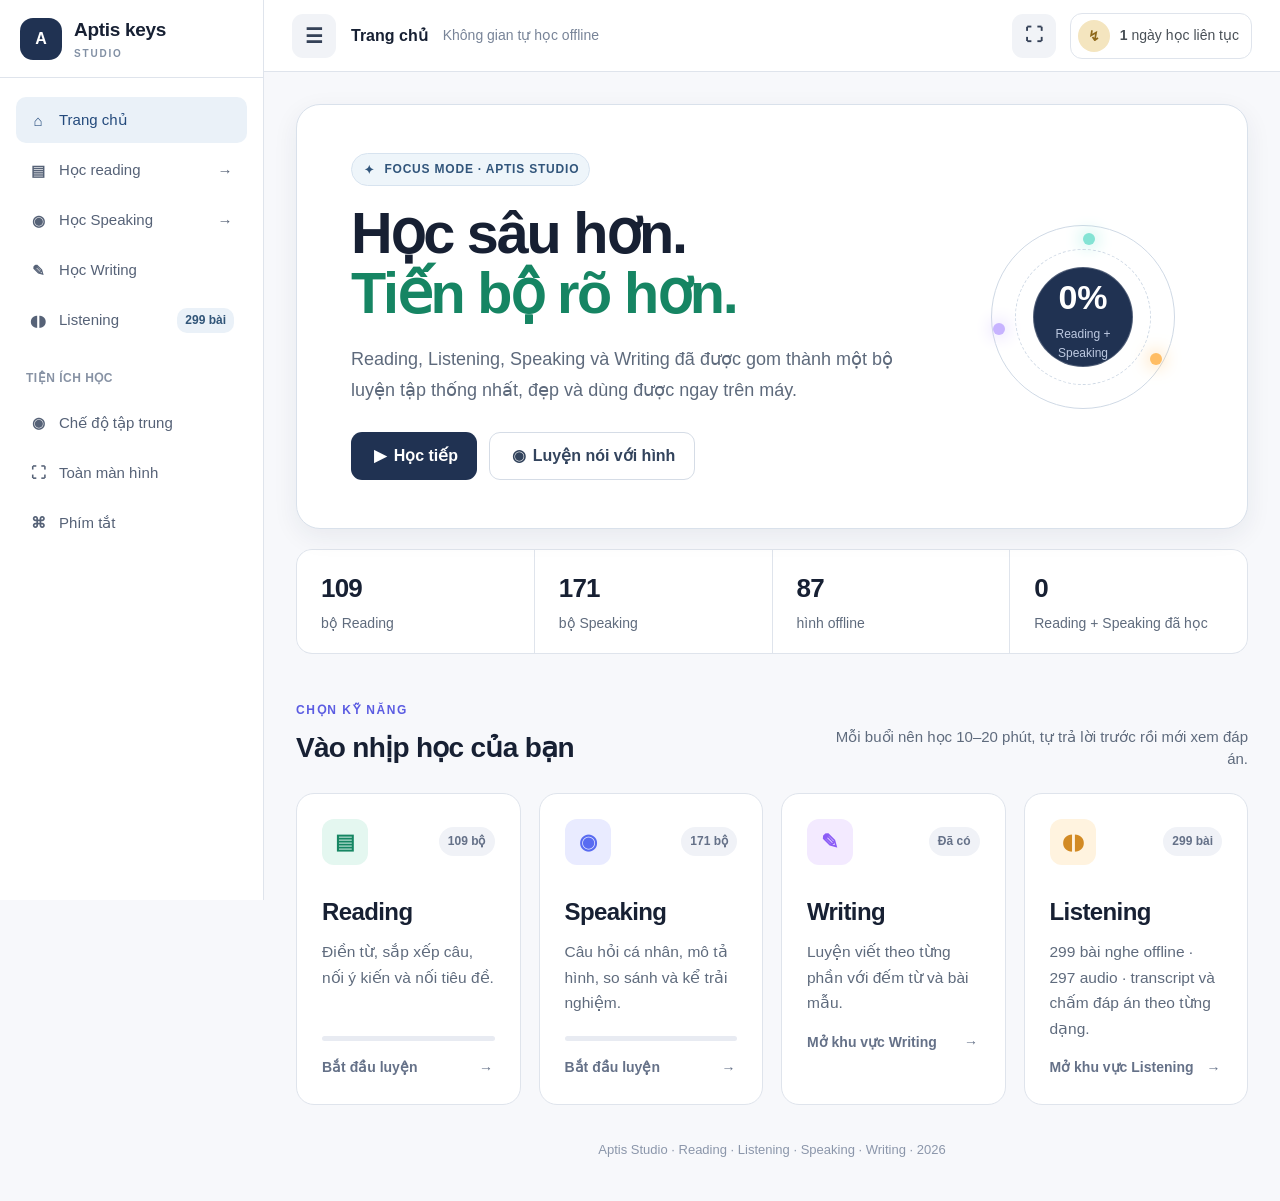
<file: index.html>
<!DOCTYPE html>
<html lang="vi">
<head>
  <meta charset="UTF-8"/>
  <meta name="viewport" content="width=device-width, initial-scale=1.0"/>
  <title>AptisKey Studio — Không gian tự học Aptis</title>
  <meta name="theme-color" content="#f7f8fb"/>
  <link rel="icon" type="image/png" href="favicon.png"/>
  <link rel="stylesheet" href="css/style.css?v=20260718b"/>
  <!-- Load Reading Database -->
  <script src="js/reading_db.js?v=20260718b"></script>
  <script src="js/speaking_db.js?v=20260717"></script>
  <script src="js/speaking_rubric.js?v=20260721"></script>
  <style>
    /* Add extra styles for Parts 2-5 */
    .drag-list {
      list-style: none;
      padding: 0;
      margin: 20px 0;
      min-height: 56px;
    }
    .drag-list.drag-active {
      outline: 2px dashed rgba(0, 123, 255, 0.18);
      outline-offset: 6px;
    }
    .drag-item {
      background: #f8f9fa;
      border: 1px solid #dee2e6;
      border-radius: 4px;
      padding: 12px 15px;
      margin-bottom: 8px;
      cursor: default;
      display: block;
      font-size: 15px;
      transition: background-color 0.2s, border-color 0.2s, box-shadow 0.2s, transform 0.18s;
      user-select: text;
    }

    .drag-item.dragging {
      opacity: 0.45;
      background: #e2e3e5;
      box-shadow: 0 10px 24px rgba(0,0,0,0.16);
      transform: scale(1.01);
    }
    .drag-handle {
      color: #6c757d;
      cursor: grab;
      user-select: none;
    }
    .drag-handle:active {
      cursor: grabbing;
    }
    .drag-index {
      font-weight: bold;
      width: 25px;
      color: #495057;
    }
    .drag-text {
      flex: 1;
      line-height: 1.5;
      cursor: text;
      user-select: text;
    }
    .drag-row {
      display: flex;
      align-items: center;
      gap: 12px;
      cursor: default;
    }
    .drag-item.correct {
      border-color: var(--success);
      background-color: #d4edda;
      color: #155724;
    }
    .drag-item.incorrect {
      border-color: var(--danger);
      background-color: #f8d7da;
      color: #721c24;
    }
    .up-down-btns {
      margin-left: auto;
      display: flex;
      gap: 5px;
    }
    .up-down-btn {
      background: white;
      border: 1px solid #ced4da;
      border-radius: 4px;
      padding: 2px 6px;
      cursor: pointer;
      font-size: 12px;
    }
    .up-down-btn:hover {
      background: #e9ecef;
    }

    /* Part 4 Opinions Layout */
    .part4-grid {
      display: grid;
      grid-template-columns: 1fr;
      gap: 20px;
      margin-bottom: 25px;
    }
    @media (min-width: 992px) {
      .part4-grid {
        grid-template-columns: 1.2fr 1fr;
      }
    }
    .opinions-box {
      display: flex;
      flex-direction: column;
      gap: 15px;
    }
    .opinion-card {
      background: #f8f9fa;
      border: 1px solid #dee2e6;
      border-radius: 4px;
      padding: 15px;
      font-size: 14.5px;
      line-height: 1.6;
    }
    .opinion-letter {
      font-weight: bold;
      color: var(--primary);
      font-size: 16px;
      margin-bottom: 5px;
      display: block;
    }
    .statements-box {
      display: flex;
      flex-direction: column;
      gap: 12px;
    }
    .statement-card {
      display: flex;
      flex-direction: column;
      gap: 6px;
    }
    .statement-item {
      background: white;
      border: 1px solid #dee2e6;
      border-radius: 4px;
      padding: 12px 15px;
      display: flex;
      align-items: center;
      justify-content: space-between;
      gap: 15px;
      font-size: 14px;
    }
    .statement-select {
      width: 70px;
      padding: 5px;
      border-radius: 4px;
      border: 1px solid #ced4da;
      outline: none;
    }
    .statement-select.correct {
      border-color: var(--success);
      background-color: #d4edda;
      color: #155724;
    }
    .statement-select.incorrect {
      border-color: var(--danger);
      background-color: #f8d7da;
      color: #721c24;
    }

    /* Part 5 Layout */
    .part5-paragraphs {
      display: flex;
      flex-direction: column;
      gap: 20px;
      margin-bottom: 25px;
    }
    .part5-card {
      background: #f8f9fa;
      border: 1px solid #dee2e6;
      border-radius: 4px;
      padding: 20px;
    }
    .part5-header-row {
      display: flex;
      justify-content: space-between;
      align-items: center;
      margin-bottom: 12px;
      flex-wrap: wrap;
      gap: 10px;
    }
    .part5-num {
      font-weight: bold;
      font-size: 16px;
      color: #495057;
    }
    .part5-select {
      max-width: 320px;
      width: 100%;
      padding: 6px 12px;
      border-radius: 4px;
      border: 1px solid #ced4da;
      outline: none;
      font-size: 13.5px;
    }
    .part5-select.correct {
      border-color: var(--success);
      background-color: #d4edda;
      color: #155724;
    }
    .part5-select.incorrect {
      border-color: var(--danger);
      background-color: #f8d7da;
      color: #721c24;
    }
    .part5-text {
      font-size: 14.5px;
      line-height: 1.6;
      color: #212529;
    }
  
    /* Speaking layout refinements */
    .speaking-question-head { display: flex; align-items: flex-start; justify-content: space-between; gap: 16px; flex-wrap: wrap; }
    .speaking-question-head h2, .speaking-main-prompt, .speaking-qa-question, .speaking-answer, .speaking-question-select { min-width: 0; }
    .speaking-main-prompt, .speaking-qa-question, .speaking-answer { overflow: hidden; text-overflow: ellipsis; white-space: nowrap; }
    .speaking-main-prompt { display: block; }
    .speaking-qa-question { display: flex; align-items: center; gap: 6px; }
    .speaking-qa-question b { flex: 0 0 auto; white-space: nowrap; }
    .speaking-qa-question span, .speaking-answer > div { overflow: hidden; text-overflow: ellipsis; white-space: nowrap; }
    .speaking-question-nav { display: flex; align-items: center; gap: 10px; margin-top: 14px; padding: 12px; border: 1px solid var(--course-line); border-radius: 16px; background: rgba(255,255,255,.72); flex-wrap: wrap; }
    .speaking-question-nav label { color: var(--course-muted); font-size: 12px; font-weight: 800; white-space: nowrap; }
    .speaking-question-select { min-width: 220px; min-height: 42px; padding: 0 12px; border: 1px solid var(--course-line); border-radius: 12px; color: var(--course-ink); background: white; font: 700 13px var(--font); }
    .speaking-question-count { margin-left: auto; color: var(--course-muted); font-size: 12px; font-weight: 800; white-space: nowrap; }
    @media (max-width: 860px) { .speaking-main-prompt, .speaking-qa-question, .speaking-answer, .speaking-qa-question span, .speaking-answer > div { white-space: normal; } .speaking-question-count { margin-left: 0; } .speaking-question-select { width: 100%; min-width: 0; } }
</style>
  <link rel="stylesheet" href="css/experience.css?v=20260727d"/>
</head>
<body>

<div class="app-wrapper">
  
  <!-- ===== SIDEBAR ===== -->
  <aside class="sidebar" id="app-sidebar" aria-label="Điều hướng chính">
    <a href="#" class="sidebar-logo" onclick="showView('dashboard-view')">
      <span class="logo-icon">A</span>
      <span class="logo-text">Aptis keys</span>
    </a>
    
    <ul class="sidebar-menu">
      <li class="menu-item">
        <a href="#" class="menu-link active" id="menu-dashboard" onclick="showView('dashboard-view')">
          <span class="menu-link-left">
            <i class="bi bi-house-door"></i>
            Trang chủ
          </span>
        </a>
      </li>
      
      <li class="menu-item">
        <a href="#" class="menu-link" id="menu-reading" aria-expanded="false" aria-controls="reading-submenu" onclick="toggleSubmenu('reading-submenu', this); return false;">
          <span class="menu-link-left">
            <i class="bi bi-book"></i>
            Học reading
          </span>
          <i class="bi bi-chevron-right"></i>
        </a>
        <ul class="submenu" id="reading-submenu">
          <li><a href="#" class="submenu-link" onclick="startReadingPart(1)">Part 1 (Điền từ)</a></li>
          <li><a href="#" class="submenu-link" onclick="startReadingPart(2)">Part 2 & 3 (Sắp xếp câu)</a></li>
          <li><a href="#" class="submenu-link" onclick="startReadingPart(4)">Part 4 (Nối ý kiến)</a></li>
          <li><a href="#" class="submenu-link" onclick="startReadingPart(5)">Part 5 (Nối tiêu đề)</a></li>
        </ul>
      </li>
      
      <li class="menu-item">
        <a href="#" class="menu-link" id="menu-speaking" aria-expanded="false" aria-controls="speaking-submenu" onclick="toggleSubmenu('speaking-submenu', this); return false;">
          <span class="menu-link-left">
            <i class="bi bi-mic"></i>
            Học Speaking
          </span>
          <i class="bi bi-chevron-right"></i>
        </a>
        <ul class="submenu" id="speaking-submenu">
          <li><a href="#" class="submenu-link" onclick="startSpeakingPart(1)">Part 1 (Câu hỏi cá nhân)</a></li>
          <li><a href="#" class="submenu-link" onclick="startSpeakingPart(2)">Part 2 (Mô tả hình)</a></li>
          <li><a href="#" class="submenu-link" onclick="startSpeakingPart(3)">Part 3 (So sánh hình)</a></li>
          <li><a href="#" class="submenu-link" onclick="startSpeakingPart(4)">Part 4 (Kể trải nghiệm)</a></li>
        </ul>
      </li>

      <li class="menu-item">
        <a href="writing.html" class="menu-link">
          <span class="menu-link-left">
            <i class="bi bi-pen"></i>
            Học Writing
          </span>
        </a>
      </li>

      <li class="menu-item">
        <a href="listening.html" class="menu-link">
          <span class="menu-link-left">
            <i class="bi bi-headphones"></i>
            Listening
          </span>
          <span class="menu-badge">299 bài</span>
        </a>
      </li>

      <li class="menu-header">Tiện ích học</li>
      <li class="menu-item">
        <a href="#" class="menu-link" onclick="toggleFocusMode()">
          <span class="menu-link-left">
            <i class="bi bi-eye"></i>
            Chế độ tập trung
          </span>
        </a>
      </li>
      <li class="menu-item">
        <a href="#" class="menu-link" onclick="toggleFullScreen()">
          <span class="menu-link-left">
            <i class="bi bi-arrows-fullscreen"></i>
            Toàn màn hình
          </span>
        </a>
      </li>
      <li class="menu-item">
        <a href="#" class="menu-link" onclick="showShortcutHelp()">
          <span class="menu-link-left">
            <i class="bi bi-command"></i>
            Phím tắt
          </span>
        </a>
      </li>
    </ul>
  </aside>
  <button type="button" class="sidebar-scrim" aria-label="Đóng menu" onclick="closeSidebar()"></button>
  
  <!-- ===== MAIN CONTENT ===== -->
  <main class="main-content">
    
    <!-- ===== TOP HEADER ===== -->
    <header class="navbar">
      <div class="navbar-left">
        <button class="navbar-toggle" type="button" aria-label="Mở menu" aria-controls="app-sidebar" aria-expanded="true" onclick="toggleSidebar()">
          <i class="bi bi-list"></i>
        </button>
        <a href="#" class="navbar-link" onclick="showView('dashboard-view')">Trang chủ</a>
        <span class="navbar-kicker">Không gian tự học offline</span>
      </div>
      
      <div class="navbar-right">
        <button class="nav-icon-btn" onclick="toggleFullScreen()">
          <i class="bi bi-arrows-fullscreen"></i>
        </button>

        <div class="nav-profile">
          <div class="profile-img">
            <i class="bi bi-lightning-charge-fill"></i>
          </div>
          <span><strong id="study-streak">1</strong> ngày học liên tục</span>
        </div>
      </div>
    </header>
    
    <!-- ===== PANEL CONTAINER ===== -->
    <div class="content-wrapper" id="content-area">
      
      <!-- DASHBOARD VIEW -->
      <div id="dashboard-view" class="view-panel active">
        <section class="study-hero">
          <div class="hero-copy">
            <span class="hero-eyebrow"><i class="bi bi-stars"></i> Focus mode · Aptis Studio</span>
            <h1>Học sâu hơn.<br/><span>Tiến bộ rõ hơn.</span></h1>
            <p>Reading, Listening, Speaking và Writing đã được gom thành một bộ luyện tập thống nhất, đẹp và dùng được ngay trên máy.</p>
            <div class="hero-actions">
              <button class="hero-primary" onclick="continueLearning()"><i class="bi bi-play-fill"></i> Học tiếp</button>
              <button class="hero-secondary" onclick="startSpeakingPart(2)"><i class="bi bi-mic-fill"></i> Luyện nói với hình</button>
            </div>
          </div>
          <div class="hero-orbit" aria-hidden="true">
            <div class="orbit-core"><span id="overall-progress">0%</span><small>Reading + Speaking</small></div>
            <span class="orbit-dot dot-one"></span><span class="orbit-dot dot-two"></span><span class="orbit-dot dot-three"></span>
          </div>
        </section>

        <section class="dashboard-stats" aria-label="Thống kê nội dung">
          <div><strong id="reading-total-count">0</strong><span>bộ Reading</span></div>
          <div><strong id="speaking-total-count">0</strong><span>bộ Speaking</span></div>
          <div><strong>87</strong><span>hình offline</span></div>
          <div><strong id="learned-count">0</strong><span>Reading + Speaking đã học</span></div>
        </section>

        <div class="section-heading">
          <div><span>Chọn kỹ năng</span><h2>Vào nhịp học của bạn</h2></div>
          <p>Mỗi buổi nên học 10–20 phút, tự trả lời trước rồi mới xem đáp án.</p>
        </div>

        <div class="skill-grid">
          <article class="skill-card reading-skill" role="button" tabindex="0" onclick="startReadingPart(1)" onkeydown="if(event.key==='Enter'||event.key===' '){event.preventDefault();startReadingPart(1)}">
            <div class="skill-top"><span class="skill-icon"><i class="bi bi-book-half"></i></span><span class="skill-pill" id="reading-total-pill">0 bộ</span></div>
            <h3>Reading</h3><p>Điền từ, sắp xếp câu, nối ý kiến và nối tiêu đề.</p>
            <div class="skill-progress"><span id="reading-progress-bar"></span></div>
            <div class="skill-footer"><span id="reading-progress-text">Bắt đầu luyện</span><i class="bi bi-arrow-up-right"></i></div>
          </article>
          <article class="skill-card speaking-skill" role="button" tabindex="0" onclick="startSpeakingPart(1)" onkeydown="if(event.key==='Enter'||event.key===' '){event.preventDefault();startSpeakingPart(1)}">
            <div class="skill-top"><span class="skill-icon"><i class="bi bi-soundwave"></i></span><span class="skill-pill" id="speaking-total-pill">0 bộ</span></div>
            <h3>Speaking</h3><p>Câu hỏi cá nhân, mô tả hình, so sánh và kể trải nghiệm.</p>
            <div class="skill-progress"><span id="speaking-progress-bar"></span></div>
            <div class="skill-footer"><span id="speaking-progress-text">Bắt đầu luyện</span><i class="bi bi-arrow-up-right"></i></div>
          </article>
          <a class="skill-card writing-skill" href="writing.html">
            <div class="skill-top"><span class="skill-icon"><i class="bi bi-vector-pen"></i></span><span class="skill-pill">Đã có</span></div>
            <h3>Writing</h3><p>Luyện viết theo từng phần với đếm từ và bài mẫu.</p>
            <div class="skill-footer"><span>Mở khu vực Writing</span><i class="bi bi-arrow-up-right"></i></div>
          </a>
          <a class="skill-card listening-skill" href="listening.html">
            <div class="skill-top"><span class="skill-icon"><i class="bi bi-headphones"></i></span><span class="skill-pill">299 bài</span></div>
            <h3>Listening</h3><p>299 bài nghe offline · 297 audio · transcript và chấm đáp án theo từng dạng.</p>
            <div class="skill-footer"><span>Mở khu vực Listening</span><i class="bi bi-arrow-up-right"></i></div>
          </a>
        </div>

        <footer class="dashboard-footer">Aptis Studio · Reading · Listening · Speaking · Writing · 2026</footer>
      </div>
      
      <!-- PRACTICE EXAM VIEW -->
      <div id="practice-view" class="view-panel">
        <div class="exam-layout">
          <div class="exam-header">
            <div class="exam-header-left">
              <button type="button" class="exam-home-btn" aria-label="Về trang chủ" onclick="showView('dashboard-view')"><i class="bi bi-house-door-fill"></i></button>
              <span>Aptis Keys</span>
            </div>
            <div class="exam-header-center">
              Time remaining: <span id="timer-display">35:00</span>
            </div>
            <div class="exam-header-right" id="exam-right-title">
              Reading Question 1
            </div>
          </div>
          
          <div class="exam-body">
            <div class="exam-content-area">
              <div class="reading-part-tabs" role="tablist" aria-label="Các phần Reading">
                <button id="reading-tab-1" class="active" role="tab" aria-controls="reading-tabpanel" aria-selected="true" tabindex="0" data-reading-part="1" onclick="startReadingPart(1)">Part 1 · Điền từ</button>
                <button id="reading-tab-2" role="tab" aria-controls="reading-tabpanel" aria-selected="false" tabindex="-1" data-reading-part="2" onclick="startReadingPart(2)">Part 2 &amp; 3 · Sắp xếp câu</button>
                <button id="reading-tab-4" role="tab" aria-controls="reading-tabpanel" aria-selected="false" tabindex="-1" data-reading-part="4" onclick="startReadingPart(4)">Part 4 · Nối ý kiến</button>
                <button id="reading-tab-5" role="tab" aria-controls="reading-tabpanel" aria-selected="false" tabindex="-1" data-reading-part="5" onclick="startReadingPart(5)">Part 5 · Nối tiêu đề</button>
              </div>
              <div class="exam-card" id="reading-tabpanel" role="tabpanel" aria-labelledby="reading-tab-1" tabindex="0">
                <div class="exam-question-title" id="q-number-title">Reading Question 1</div>
                <div class="exam-instruction" id="q-instruction">Choose the word that fits in each gap.</div>
                
                <!-- DYNAMIC CONTENT BOX -->
                <div id="dynamic-exam-content">
                  <!-- Inner container generated by JS depending on Active Part -->
                </div>

                
                <!-- SCORE FEEDBACK BANNER -->
                <div class="score-banner" id="score-feedback"></div>
              </div>
            </div>
          </div>
          
          <div class="exam-footer-bar">
            <button class="exam-btn exam-btn-back" onclick="prevQuestion()">Back</button>
            <div class="exam-footer-center">
              <label class="exam-jump" for="reading-question-jump">Đến đề
                <input id="reading-question-jump" type="number" inputmode="numeric" min="1" value="1" aria-label="Nhảy đến đề Reading" onchange="jumpToReadingQuestion(this.value)" onkeydown="if(event.key==='Enter'){event.preventDefault();jumpToReadingQuestion(this.value)}"/>
                <span id="reading-jump-total">/ 1</span>
              </label>
              <button class="exam-btn exam-btn-check" onclick="checkAnswers()">Check result</button>
            </div>
            <button class="exam-btn exam-btn-next" onclick="nextQuestion()">Next</button>
          </div>
        </div>
      </div>

      <!-- SPEAKING PRACTICE VIEW -->
      <div id="speaking-view" class="view-panel">
        <div class="speaking-shell">
          <header class="speaking-header">
            <button class="speaking-home" onclick="showView('dashboard-view')"><i class="bi bi-grid-1x2-fill"></i><span>Trang chủ</span></button>
            <div class="speaking-part-tabs" role="tablist" aria-label="Các phần Speaking">
              <button id="speaking-tab-1" role="tab" aria-controls="speaking-tabpanel" aria-selected="false" tabindex="0" onclick="startSpeakingPart(1)" data-speaking-part="1">Part 1</button>
              <button id="speaking-tab-2" role="tab" aria-controls="speaking-tabpanel" aria-selected="false" tabindex="-1" onclick="startSpeakingPart(2)" data-speaking-part="2">Part 2</button>
              <button id="speaking-tab-3" role="tab" aria-controls="speaking-tabpanel" aria-selected="false" tabindex="-1" onclick="startSpeakingPart(3)" data-speaking-part="3">Part 3</button>
              <button id="speaking-tab-4" role="tab" aria-controls="speaking-tabpanel" aria-selected="false" tabindex="-1" onclick="startSpeakingPart(4)" data-speaking-part="4">Part 4</button>
            </div>
            <div class="speaking-counter" id="speaking-counter">1 / 56</div>
          </header>

          <div class="speaking-stage">
            <aside class="speaking-coach">
              <div class="coach-label">Speaking coach</div>
              <div class="voice-timer" id="voice-timer">
                <div><strong id="voice-timer-display">00:30</strong><span>thời gian nói</span></div>
              </div>
              <button class="timer-main-btn" id="voice-timer-btn" onclick="toggleSpeakingTimer()"><i class="bi bi-play-fill"></i> Bắt đầu</button>
              <button class="timer-reset-btn" onclick="resetSpeakingTimer()"><i class="bi bi-arrow-counterclockwise"></i> Đặt lại</button>
              <div class="coach-tip"><i class="bi bi-lightbulb-fill"></i><p id="speaking-coach-tip">Tự trả lời trước khi xem đáp án mẫu.</p></div>
              <div class="shortcut-mini"><kbd>←</kbd><kbd>→</kbd> chuyển câu · <kbd>A</kbd> đáp án · <kbd>Space</kbd> giờ</div>
            </aside>

            <main class="speaking-workspace" id="speaking-tabpanel" role="tabpanel" aria-labelledby="speaking-tab-1" tabindex="0">
              <div class="speaking-question-head">
                <div><span id="speaking-part-label">SPEAKING · PART 1</span><h2 id="speaking-title">Câu hỏi cá nhân</h2></div>
                <div class="speaking-head-actions">
                  <button onclick="randomSpeakingQuestion()" title="Câu ngẫu nhiên"><i class="bi bi-shuffle"></i></button>
                  <button id="speaking-complete-btn" onclick="toggleSpeakingComplete()" title="Đánh dấu đã học"><i class="bi bi-check2-circle"></i></button>
                </div>
              </div>

              <div class="speaking-question-nav">
                <label for="speaking-question-select">Cau</label>
                <select id="speaking-question-select" class="speaking-question-select" onchange="changeSpeakingQuestion(this.value)"></select>
                <span class="speaking-question-count" id="speaking-question-count"></span>
              </div>

              <div id="speaking-content" class="speaking-content"></div>

              <section class="speaking-note-card">
                <label for="speaking-note"><i class="bi bi-journal-text"></i> Ý tưởng của tôi</label>
                <textarea id="speaking-note" placeholder="Ghi từ khóa, cấu trúc hoặc câu bạn muốn luyện..." oninput="saveSpeakingNote()"></textarea>
                <span id="speaking-note-status">Tự động lưu trên máy</span>
              </section>

              <div id="speaking-rubric-panel" class="speaking-rubric-panel" style="display:none; margin-top: 20px;"></div>
            </main>
          </div>
        </div>
      </div>

      <div class="speaking-footer-bar" aria-label="Điều hướng Speaking">
        <div class="speaking-nav-actions">
          <button onclick="prevSpeakingQuestion()"><i class="bi bi-arrow-left"></i> Câu trước</button>
          <button class="answer-toggle-btn" id="answer-toggle-btn" onclick="toggleSpeakingAnswers()"><i class="bi bi-eye"></i> Xem đáp án mẫu</button>
          <button class="rubric-toggle-btn" id="rubric-toggle-btn" onclick="toggleSpeakingRubric()"><i class="bi bi-patch-check"></i> Tự đánh giá (Rubric)</button>
          <button onclick="nextSpeakingQuestion()">Câu tiếp <i class="bi bi-arrow-right"></i></button>
        </div>
      </div>
      
    </div>
    
  </main>
</div>

<button type="button" class="focus-exit-btn" onclick="toggleFocusMode()" aria-label="Thoát chế độ tập trung"><i class="bi bi-eye-slash"></i> Thoát tập trung <kbd>Esc</kbd></button>

<div class="app-toast" id="app-toast" role="status" aria-live="polite"></div>

<div class="result-modal-overlay" id="result-modal" aria-hidden="true" onclick="handleResultOverlayClick(event)">
  <div class="result-modal" role="dialog" aria-modal="true" aria-labelledby="result-modal-title" aria-describedby="result-modal-score" tabindex="-1" onkeydown="handleResultModalKeydown(event)">
    <div class="result-modal-header">
      <h3 class="result-modal-title" id="result-modal-title">Test and Answer Review keys 001</h3>
      <button type="button" class="result-modal-close" onclick="closeResultModal()" aria-label="Close result review">×</button>
    </div>
    <div class="result-modal-body">
      <div class="result-score" id="result-modal-score">Your Score: 0 / 0</div>
      <div class="result-classification" id="result-modal-classification">Classification: Cố gắng thêm nhé!</div>
      <table class="review-table">
        <thead>
          <tr>
            <th class="review-item-col">Câu</th>
            <th>Your Answer</th>
            <th>Correct Answer</th>
          </tr>
        </thead>
        <tbody id="result-review-body"></tbody>
      </table>
    </div>
  </div>
</div>

<div class="selection-format-toolbar" id="selection-format-toolbar" hidden>
  <button type="button" class="selection-format-btn" onmousedown="event.preventDefault()" onclick="applyQuestionAnnotation('highlight')" title="Highlight đoạn đang chọn"><i class="bi bi-highlighter"></i></button>
  <button type="button" class="selection-format-btn" onmousedown="event.preventDefault()" onclick="applyQuestionAnnotation('bold')" title="In đậm"><strong>B</strong></button>
  <button type="button" class="selection-format-btn" onmousedown="event.preventDefault()" onclick="applyQuestionAnnotation('italic')" title="In nghiêng"><em>I</em></button>
  <button type="button" class="selection-format-btn" onmousedown="event.preventDefault()" onclick="applyQuestionAnnotation('underline')" title="Gạch chân"><u>U</u></button>
  <label class="selection-color-wrap" title="Đổi màu chữ"><input type="color" id="selection-format-color" value="#0d6efd" oninput="applyQuestionAnnotation('color', this.value)" /></label>
  <button type="button" class="selection-format-btn" onmousedown="event.preventDefault()" onclick="applyQuestionAnnotation('clear')" title="Bỏ định dạng đoạn đang chọn"><i class="bi bi-eraser"></i></button>
</div>
<!-- ===== SCRIPTS ===== -->
<script>
  let activePart = 1; // 1, 2, 4, 5
  let currentQuestionIdx = 0;
  let timerInterval = null;
  let timeRemaining = 35 * 60; // 35 minutes in seconds

  // Active selections and states
  const userAnswers = {}; // key: `p{partNum}_q{questionIdx}_g{gapIdx}`
  let currentPart2Order = []; // stores temporary order array for Part 2 drag-drop
  const NOTE_STORAGE_PREFIX = 'aptisReadingStudyNote';
  const DRAWING_STORAGE_PREFIX = 'aptisReadingDrawing';
  const ANNOTATION_STORAGE_PREFIX = 'aptisReadingTextAnnotation';
  const READING_SESSION_PREFIX = 'aptisReadingSession';
  const EMPTY_ANSWER_TEXT = '(không chọn)';
  let noteStatusTimer = null;
  let activeDrawingState = { isDrawing: false, lastX: 0, lastY: 0 };
  let activeAnnotationRange = null;
  let activeAnnotationTarget = null;
  let annotationToolbarTimer = null;
  let resultModalReturnFocus = null;

  function clearAptisStorageOnReload() {
    const navEntry = performance.getEntriesByType?.('navigation')?.[0];
    const isReload = navEntry?.type === 'reload' || performance.navigation?.type === 1;
    if (!isReload) return;
    try {
      for (let index = localStorage.length - 1; index >= 0; index -= 1) {
        const key = localStorage.key(index);
        if (key && (key.startsWith('aptis') || key.includes('Speaking') || key.includes('Reading'))) localStorage.removeItem(key);
      }
    } catch (err) {}
    try { sessionStorage.clear(); } catch (err) {}
  }

  clearAptisStorageOnReload();

  function escapeHtml(value) {
    return String(value ?? '').replace(/[&<>"']/g, char => ({
      '&': '&amp;',
      '<': '&lt;',
      '>': '&gt;',
      '"': '&quot;',
      "'": '&#39;'
    }[char]));
  }

  function escapeAttr(value) {
    return escapeHtml(value);
  }

  function getActiveQuestionList() {
    if (activePart === 1) return readingDB.part1 || [];
    if (activePart === 2) return readingDB.part2_3 || [];
    if (activePart === 4) return readingDB.part4 || [];
    if (activePart === 5) return readingDB.part5 || [];
    return [];
  }

  function getReadingPart1Version() {
    let declaredVersion = '';
    if (typeof READING_PART1_CONTENT_VERSION !== 'undefined') declaredVersion = READING_PART1_CONTENT_VERSION;
    return String(declaredVersion || readingDB?.meta?.part1Version || readingDB?.part1Version || 'part1-v1');
  }

  function getPart1StableItemId(index = currentQuestionIdx) {
    const item = (readingDB?.part1 || [])[index];
    return `id-${makeStableId(item?.id ?? `${index + 1}:${(item?.template || []).join('|')}`)}`;
  }

  function getScopedStudyId(noteId) {
    const rawId = String(noteId ?? '');
    if (!rawId.startsWith('p1-')) return rawId;
    const stableId = getPart1StableItemId();
    return `v${getReadingPart1Version()}:${rawId.replace(/^p1-q\d+/, `p1-${stableId}`)}`;
  }

  function getStudyStorageKey(prefix, noteId) {
    return `${prefix}:${getScopedStudyId(noteId)}`;
  }

  function makeStableId(value) {
    const text = String(value ?? '');
    let hash = 0;
    for (let i = 0; i < text.length; i++) {
      hash = ((hash << 5) - hash) + text.charCodeAt(i);
      hash |= 0;
    }
    return Math.abs(hash).toString(36);
  }

  function sanitizeAnnotationHtml(html) {
    const template = document.createElement('template');
    template.innerHTML = html;
    template.content.querySelectorAll('script, style, iframe, object, embed, input, select, textarea, button, canvas').forEach(el => el.remove());
    template.content.querySelectorAll('*').forEach(el => {
      [...el.attributes].forEach(attr => {
        const allowedClass = attr.name === 'class' && /^(exam-highlight|exam-text-color)(\s+(exam-highlight|exam-text-color))*$/.test(attr.value);
        const allowedStyle = attr.name === 'style' && /^\s*color:\s*#[0-9a-fA-F]{3,8};?\s*$/.test(attr.value);
        if (!allowedClass && !allowedStyle) el.removeAttribute(attr.name);
      });
    });
    return template.innerHTML;
  }

  function getAnnotationHtml(annotationId, text) {
    try {
      const savedHtml = localStorage.getItem(getStudyStorageKey(ANNOTATION_STORAGE_PREFIX, annotationId));
      if (savedHtml) return sanitizeAnnotationHtml(savedHtml);
    } catch (err) {
      // Annotation persistence is optional when browser storage is blocked.
    }
    return escapeHtml(text);
  }

  function renderAnnotatableText(annotationId, text, extraClass = '', tag = 'span') {
    const allowedTag = ['span', 'div', 'strong'].includes(tag) ? tag : 'span';
    const className = ['annotatable', extraClass].filter(Boolean).join(' ');
    return `<${allowedTag} class="${escapeAttr(className)}" data-annotation-id="${escapeAttr(annotationId)}">${getAnnotationHtml(annotationId, text)}</${allowedTag}>`;
  }

  function getSelectionElement(node) {
    if (!node) return null;
    return node.nodeType === Node.ELEMENT_NODE ? node : node.parentElement;
  }

  function getActiveAnnotatableSelection() {
    const selection = window.getSelection();
    if (!selection || selection.isCollapsed || !selection.rangeCount) return null;
    const range = selection.getRangeAt(0);
    const startEl = getSelectionElement(range.startContainer);
    const endEl = getSelectionElement(range.endContainer);
    const startTarget = startEl?.closest('.annotatable');
    const endTarget = endEl?.closest('.annotatable');
    const examContent = document.getElementById('dynamic-exam-content');
    if (!startTarget || startTarget !== endTarget || !examContent?.contains(startTarget)) return null;
    if (!startTarget.contains(range.commonAncestorContainer)) return null;
    return { selection, range, target: startTarget };
  }

  function scheduleAnnotationToolbarUpdate() {
    clearTimeout(annotationToolbarTimer);
    annotationToolbarTimer = setTimeout(updateAnnotationToolbarFromSelection, 80);
  }

  function updateAnnotationToolbarFromSelection() {
    const selectionState = getActiveAnnotatableSelection();
    if (!selectionState) {
      hideAnnotationToolbar();
      return;
    }
    activeAnnotationRange = selectionState.range.cloneRange();
    activeAnnotationTarget = selectionState.target;

    const toolbar = document.getElementById('selection-format-toolbar');
    const rect = selectionState.range.getBoundingClientRect();
    if (!toolbar || !rect || (!rect.width && !rect.height)) return;

    toolbar.hidden = false;
    const toolbarRect = toolbar.getBoundingClientRect();
    const left = Math.max(8, Math.min(window.innerWidth - toolbarRect.width - 8, rect.left + (rect.width / 2) - (toolbarRect.width / 2)));
    const topAbove = rect.top - toolbarRect.height - 8;
    const top = topAbove > 8 ? topAbove : Math.min(window.innerHeight - toolbarRect.height - 8, rect.bottom + 8);
    toolbar.style.left = `${left}px`;
    toolbar.style.top = `${Math.max(8, top)}px`;
  }

  function hideAnnotationToolbar() {
    const toolbar = document.getElementById('selection-format-toolbar');
    if (toolbar) toolbar.hidden = true;
  }

  function saveQuestionAnnotation(target) {
    const annotationId = target?.dataset?.annotationId;
    if (!annotationId) return;
    try {
      localStorage.setItem(getStudyStorageKey(ANNOTATION_STORAGE_PREFIX, annotationId), target.innerHTML);
    } catch (err) {
      // Keep the on-page annotation even if browser storage is blocked.
    }
  }

  function wrapAnnotationRange(range, format, value) {
    let wrapper;
    if (format === 'bold') wrapper = document.createElement('strong');
    if (format === 'italic') wrapper = document.createElement('em');
    if (format === 'underline') wrapper = document.createElement('u');
    if (format === 'highlight') {
      wrapper = document.createElement('span');
      wrapper.className = 'exam-highlight';
    }
    if (format === 'color') {
      wrapper = document.createElement('span');
      wrapper.className = 'exam-text-color';
      wrapper.style.color = value || '#0d6efd';
    }
    if (!wrapper) return;
    const fragment = range.extractContents();
    wrapper.appendChild(fragment);
    range.insertNode(wrapper);
  }

  function clearAnnotationRange(range) {
    const plainText = range.toString();
    range.deleteContents();
    range.insertNode(document.createTextNode(plainText));
  }

  function applyQuestionAnnotation(format, value = null) {
    if (!activeAnnotationRange || !activeAnnotationTarget) return;
    const target = activeAnnotationTarget;
    const range = activeAnnotationRange.cloneRange();
    if (!target.contains(range.commonAncestorContainer)) return;

    const selection = window.getSelection();
    selection.removeAllRanges();
    selection.addRange(range);

    if (format === 'clear') {
      clearAnnotationRange(range);
    } else {
      wrapAnnotationRange(range, format, value);
    }

    target.normalize();
    saveQuestionAnnotation(target);
    selection.removeAllRanges();
    activeAnnotationRange = null;
    activeAnnotationTarget = null;
    hideAnnotationToolbar();
  }

  function renderStudyToggle(noteId) {
    return `
      <div class="inline-note" data-note-id="${escapeAttr(noteId)}">
        <button type="button" class="inline-note-toggle" aria-expanded="false" aria-controls="note-panel-${noteId}" onclick="toggleStudyBox('${noteId}', this)">
          <i class="bi bi-chevron-right" id="note-icon-${noteId}"></i>
          <span>Ghi chú / dịch / vẽ</span>
        </button>
        <div class="inline-note-panel" id="note-panel-${noteId}" hidden>
          <div class="rich-toolbar" aria-label="Text formatting tools">
            <button type="button" class="format-btn icon-only" onmousedown="event.preventDefault()" onclick="applyNoteCommand('${noteId}', 'bold')" title="In đậm"><strong>B</strong></button>
            <button type="button" class="format-btn icon-only" onmousedown="event.preventDefault()" onclick="applyNoteCommand('${noteId}', 'underline')" title="Gạch chân"><u>U</u></button>
            <button type="button" class="format-btn" onmousedown="event.preventDefault()" onclick="applyNoteHighlight('${noteId}')" title="Highlight chữ"><i class="bi bi-highlighter"></i><span>Highlight</span></button>
            <input type="color" id="note-color-${noteId}" class="note-color-picker" value="#0d6efd" oninput="applyNoteColor('${noteId}', this.value)" title="Đổi màu chữ" />
            <button type="button" class="format-btn" onmousedown="event.preventDefault()" onclick="applyNoteCommand('${noteId}', 'removeFormat')" title="Bỏ định dạng"><i class="bi bi-eraser"></i><span>Bỏ format</span></button>
            <button type="button" class="note-tool-btn" onclick="insertSelectedTextToNote('${noteId}')" title="Chép đoạn đang bôi đen vào ghi chú"><i class="bi bi-plus-square"></i><span>Chép đoạn chọn</span></button>
            <button type="button" class="note-tool-btn" onclick="copyStudyNote('${noteId}')" title="Copy ghi chú"><i class="bi bi-clipboard"></i><span>Copy</span></button>
            <button type="button" class="note-tool-btn" onclick="openStudyTranslation('${noteId}', 'vi')" title="Dịch sang tiếng Việt"><i class="bi bi-translate"></i><span>EN → VI</span></button>
            <button type="button" class="note-tool-btn" onclick="openStudyTranslation('${noteId}', 'en')" title="Dịch sang tiếng Anh"><i class="bi bi-translate"></i><span>VI → EN</span></button>
            <button type="button" class="note-tool-btn" onclick="clearStudyNote('${noteId}')" title="Xóa ghi chú"><i class="bi bi-trash"></i><span>Xóa note</span></button>
            <span class="note-status" id="note-status-${noteId}">Tự lưu riêng cho ô này.</span>
          </div>
          <div id="study-note-${noteId}" class="study-rich-editor" contenteditable="true" oninput="saveStudyNote('${noteId}')" data-placeholder="Ghi từ vựng, bản dịch, ý chính hoặc mẹo làm ô này ở đây..."></div>
          <div class="drawing-panel">
            <div class="drawing-toolbar" aria-label="Drawing tools">
              <button type="button" class="format-btn" title="Bút vẽ"><i class="bi bi-pencil"></i><span>Bút vẽ</span></button>
              <input type="color" id="pen-color-${noteId}" class="pen-color-picker" value="#dc3545" title="Màu bút" />
              <label class="pen-size-label">Nét <input type="range" id="pen-size-${noteId}" min="1" max="18" value="3" /></label>
              <button type="button" class="note-tool-btn" onclick="clearDrawingPad('${noteId}')" title="Xóa vùng vẽ"><i class="bi bi-eraser"></i><span>Xóa vẽ</span></button>
            </div>
            <div class="drawing-canvas-wrap">
              <canvas id="study-drawing-${noteId}" class="study-drawing-canvas" width="1000" height="180"></canvas>
            </div>
          </div>
        </div>
      </div>
    `;
  }

  function toggleStudyBox(noteId, trigger = null) {
    const panel = document.getElementById(`note-panel-${noteId}`);
    const icon = document.getElementById(`note-icon-${noteId}`);
    if (!panel) return;
    const willOpen = panel.hidden;
    panel.hidden = !willOpen;
    trigger?.setAttribute('aria-expanded', String(willOpen));
    if (icon) {
      icon.classList.toggle('bi-chevron-right', !willOpen);
      icon.classList.toggle('bi-chevron-down', willOpen);
    }
    if (willOpen) {
      loadStudyNote(noteId);
      initDrawingPad(noteId);
    }
  }

  function setNoteStatus(noteId, message) {
    const status = document.getElementById(`note-status-${noteId}`);
    if (!status) return;
    status.textContent = message;
    clearTimeout(noteStatusTimer);
    noteStatusTimer = setTimeout(() => {
      status.textContent = 'Tự lưu riêng cho ô này.';
    }, 2600);
  }

  function loadStudyNote(noteId) {
    const editor = document.getElementById(`study-note-${noteId}`);
    if (!editor) return;
    try {
      editor.innerHTML = localStorage.getItem(getStudyStorageKey(NOTE_STORAGE_PREFIX, noteId)) || '';
    } catch (err) {
      setNoteStatus(noteId, 'Trình duyệt đang chặn lưu ghi chú.');
    }
  }

  function saveStudyNote(noteId) {
    const editor = document.getElementById(`study-note-${noteId}`);
    if (!editor) return;
    try {
      localStorage.setItem(getStudyStorageKey(NOTE_STORAGE_PREFIX, noteId), editor.innerHTML);
      setNoteStatus(noteId, 'Đã lưu ghi chú.');
    } catch (err) {
      setNoteStatus(noteId, 'Không lưu được ghi chú trên trình duyệt này.');
    }
  }

  function ensureEditorSelection(editor) {
    const selection = window.getSelection();
    const hasEditorSelection = selection && selection.rangeCount && editor.contains(selection.anchorNode) && !selection.isCollapsed;
    if (hasEditorSelection) return;
    const range = document.createRange();
    range.selectNodeContents(editor);
    selection.removeAllRanges();
    selection.addRange(range);
  }

  function applyNoteCommand(noteId, command, value = null) {
    const editor = document.getElementById(`study-note-${noteId}`);
    if (!editor) return;
    editor.focus();
    ensureEditorSelection(editor);
    document.execCommand(command, false, value);
    saveStudyNote(noteId);
  }

  function applyNoteHighlight(noteId) {
    applyNoteCommand(noteId, 'backColor', '#fff3cd');
  }

  function applyNoteColor(noteId, color) {
    applyNoteCommand(noteId, 'foreColor', color);
  }

  function getSelectedStudyText() {
    const selectedText = window.getSelection ? window.getSelection().toString().trim() : '';
    return selectedText.replace(/\s+/g, ' ');
  }

  function getStudyNoteText(noteId) {
    const editor = document.getElementById(`study-note-${noteId}`);
    return editor ? editor.innerText.trim() : '';
  }

  function insertSelectedTextToNote(noteId) {
    const selectedText = getSelectedStudyText();
    const editor = document.getElementById(`study-note-${noteId}`);
    if (!editor) return;
    if (!selectedText) {
      setNoteStatus(noteId, 'Bôi đen đoạn cần lưu trước.');
      return;
    }
    const safeText = escapeHtml(selectedText).replace(/\n/g, '<br>');
    editor.insertAdjacentHTML('beforeend', `${editor.innerHTML.trim() ? '<br>' : ''}<p>${safeText}</p>`);
    saveStudyNote(noteId);
    editor.focus();
  }

  function openStudyTranslation(noteId, targetLang) {
    const text = getStudyNoteText(noteId) || getSelectedStudyText();
    if (!text) {
      setNoteStatus(noteId, 'Nhập ghi chú hoặc bôi đen đoạn cần dịch trước.');
      return;
    }
    const url = `https://translate.google.com/?sl=auto&tl=${targetLang}&text=${encodeURIComponent(text)}&op=translate`;
    window.open(url, '_blank', 'noopener');
    setNoteStatus(noteId, 'Đã mở Google Translate trong tab mới.');
  }

  function copyStudyNote(noteId) {
    const text = getStudyNoteText(noteId);
    if (!text) {
      setNoteStatus(noteId, 'Chưa có ghi chú để copy.');
      return;
    }
    if (navigator.clipboard) {
      navigator.clipboard.writeText(text).then(() => setNoteStatus(noteId, 'Đã copy ghi chú.')).catch(() => setNoteStatus(noteId, 'Không copy được, hãy chọn thủ công.'));
    } else {
      const editor = document.getElementById(`study-note-${noteId}`);
      const range = document.createRange();
      range.selectNodeContents(editor);
      const selection = window.getSelection();
      selection.removeAllRanges();
      selection.addRange(range);
      document.execCommand('copy');
      selection.removeAllRanges();
      setNoteStatus(noteId, 'Đã copy ghi chú.');
    }
  }

  function clearStudyNote(noteId) {
    const editor = document.getElementById(`study-note-${noteId}`);
    if (!editor) return;
    editor.innerHTML = '';
    saveStudyNote(noteId);
    editor.focus();
  }

  function getCanvasPoint(canvas, event) {
    const rect = canvas.getBoundingClientRect();
    return {
      x: (event.clientX - rect.left) * (canvas.width / rect.width),
      y: (event.clientY - rect.top) * (canvas.height / rect.height)
    };
  }

  function getDrawingContext(canvas) {
    const ctx = canvas.getContext('2d');
    ctx.lineCap = 'round';
    ctx.lineJoin = 'round';
    return ctx;
  }

  function initDrawingPad(noteId) {
    const canvas = document.getElementById(`study-drawing-${noteId}`);
    if (!canvas || canvas.dataset.ready === 'true') return;
    canvas.dataset.ready = 'true';
    const ctx = getDrawingContext(canvas);
    try {
      const savedImage = localStorage.getItem(getStudyStorageKey(DRAWING_STORAGE_PREFIX, noteId));
      if (savedImage) {
        const img = new Image();
        img.onload = () => ctx.drawImage(img, 0, 0, canvas.width, canvas.height);
        img.src = savedImage;
      }
    } catch (err) {
      setNoteStatus(noteId, 'Không tải được vùng vẽ đã lưu.');
    }

    canvas.addEventListener('pointerdown', event => {
      event.preventDefault();
      canvas.setPointerCapture(event.pointerId);
      const point = getCanvasPoint(canvas, event);
      activeDrawingState = { isDrawing: true, lastX: point.x, lastY: point.y };
    });

    canvas.addEventListener('pointermove', event => {
      if (!activeDrawingState.isDrawing) return;
      event.preventDefault();
      const point = getCanvasPoint(canvas, event);
      const color = document.getElementById(`pen-color-${noteId}`)?.value || '#dc3545';
      const size = Number(document.getElementById(`pen-size-${noteId}`)?.value || 3);
      ctx.strokeStyle = color;
      ctx.lineWidth = size;
      ctx.beginPath();
      ctx.moveTo(activeDrawingState.lastX, activeDrawingState.lastY);
      ctx.lineTo(point.x, point.y);
      ctx.stroke();
      activeDrawingState.lastX = point.x;
      activeDrawingState.lastY = point.y;
    });

    const stopDrawing = () => {
      if (!activeDrawingState.isDrawing) return;
      activeDrawingState.isDrawing = false;
      try {
        localStorage.setItem(getStudyStorageKey(DRAWING_STORAGE_PREFIX, noteId), canvas.toDataURL('image/png'));
        setNoteStatus(noteId, 'Đã lưu nét vẽ.');
      } catch (err) {
        setNoteStatus(noteId, 'Không lưu được nét vẽ trên trình duyệt này.');
      }
    };

    canvas.addEventListener('pointerup', stopDrawing);
    canvas.addEventListener('pointercancel', stopDrawing);
    canvas.addEventListener('pointerleave', stopDrawing);
  }

  function clearDrawingPad(noteId) {
    const canvas = document.getElementById(`study-drawing-${noteId}`);
    if (!canvas) return;
    const ctx = getDrawingContext(canvas);
    ctx.clearRect(0, 0, canvas.width, canvas.height);
    try {
      localStorage.removeItem(getStudyStorageKey(DRAWING_STORAGE_PREFIX, noteId));
      setNoteStatus(noteId, 'Đã xóa vùng vẽ.');
    } catch (err) {
      setNoteStatus(noteId, 'Không xóa được vùng vẽ đã lưu.');
    }
  }

  // UI Navigation
  function showView(viewId) {
    document.querySelectorAll('.view-panel').forEach(panel => panel.classList.remove('active'));
    const nextView = document.getElementById(viewId);
    if (!nextView) return;
    nextView.classList.add('active');
    document.body.classList.toggle('speaking-active', viewId === 'speaking-view');

    if (viewId !== 'practice-view') clearInterval(timerInterval);
    if (viewId !== 'speaking-view') stopSpeakingTimer();

    const dashboardLink = document.getElementById('menu-dashboard');
    dashboardLink?.classList.toggle('active', viewId === 'dashboard-view');
    if (viewId === 'dashboard-view') {
      document.body.classList.remove('focus-mode');
      updateDashboardStats();
    }
    closeSidebar();
    const workspace = viewId === 'speaking-view'
      ? document.querySelector('.speaking-workspace')
      : viewId === 'practice-view' ? document.querySelector('.exam-content-area') : nextView;
    requestAnimationFrame(() => {
      if (!workspace) return;
      workspace.tabIndex = -1;
      workspace.focus({ preventScroll: true });
      workspace.scrollIntoView({ behavior: 'smooth', block: 'start' });
    });
  }

  function updateSidebarToggleState() {
    const toggle = document.querySelector('.navbar-toggle');
    if (!toggle) return;
    const expanded = window.innerWidth > 860 ? !document.body.classList.contains('sidebar-collapsed') : document.body.classList.contains('sidebar-open');
    toggle.setAttribute('aria-expanded', String(expanded));
    toggle.setAttribute('aria-label', expanded ? 'Đóng menu' : 'Mở menu');
  }

  function closeSidebar() {
    document.body.classList.remove('sidebar-open');
    updateSidebarToggleState();
  }

  function toggleSidebar() {
    if (window.innerWidth <= 860) {
      const willOpen = !document.body.classList.contains('sidebar-open');
      document.body.classList.toggle('sidebar-open', willOpen);
      if (willOpen) requestAnimationFrame(() => document.querySelector('#app-sidebar a, #app-sidebar button')?.focus());
    } else {
      document.body.classList.toggle('sidebar-collapsed');
    }
    updateSidebarToggleState();
  }

  function toggleSubmenu(submenuId, trigger = null) {
    const submenu = document.getElementById(submenuId);
    if (!submenu) return;
    const open = !submenu.classList.contains('open');
    submenu.classList.toggle('open', open);
    const control = trigger || submenu.previousElementSibling;
    control?.setAttribute('aria-expanded', String(open));
    const icon = control?.querySelector('.bi-chevron-right, .bi-chevron-down');
    if (icon) {
      icon.classList.toggle('bi-chevron-right', !open);
      icon.classList.toggle('bi-chevron-down', open);
    }
  }

  // Timer functions
  function startTimer() {
    timeRemaining = 35 * 60;
    updateTimerDisplay();
    clearInterval(timerInterval);
    timerInterval = setInterval(() => {
      timeRemaining--;
      updateTimerDisplay();
      if (timeRemaining <= 0) {
        clearInterval(timerInterval);
        alert("Time is up!");
        checkAnswers();
      }
    }, 1000);
  }

  function updateTimerDisplay() {
    const min = Math.floor(timeRemaining / 60);
    const sec = timeRemaining % 60;
    document.getElementById('timer-display').textContent = 
      `${min.toString().padStart(2, '0')}:${sec.toString().padStart(2, '0')}`;
  }

  // Start exam depending on part
  function startReadingPart(partNum) {
    activePart = partNum;
    currentQuestionIdx = 0;
    showView('practice-view');
    updateReadingPartTabs();
    loadQuestion();
    startTimer();
    rememberSession('reading', partNum, 0);
  }

  function updateReadingPartTabs() {
    document.querySelectorAll('[data-reading-part]').forEach(button => {
      const selected = Number(button.dataset.readingPart) === Number(activePart);
      button.classList.toggle('active', selected);
      button.setAttribute('aria-selected', String(selected));
      button.tabIndex = selected ? 0 : -1;
    });
    const activeTab = document.querySelector('[data-reading-part][aria-selected="true"]');
    if (activeTab) document.getElementById('reading-tabpanel')?.setAttribute('aria-labelledby', activeTab.id);
  }

  // Master Question Loader
  function loadQuestion() {
    const feedback = document.getElementById('score-feedback');
    feedback.style.display = 'none';
    hideAnnotationToolbar();
    activeAnnotationRange = null;
    activeAnnotationTarget = null;

    const qList = getActiveQuestionList();
    if (!qList.length) {
      document.getElementById('q-number-title').textContent = `Reading Part ${activePart}`;
      document.getElementById('exam-right-title').textContent = `Reading Part ${activePart}`;
      document.getElementById('q-instruction').textContent = 'Chưa có dữ liệu cho phần này.';
      document.getElementById('dynamic-exam-content').innerHTML = '<div class="exam-passage-box">Không tìm thấy câu hỏi. Hãy kiểm tra lại file dữ liệu gốc.</div>';

      return;
    }

    if (currentQuestionIdx >= qList.length) currentQuestionIdx = 0;
    currentQuestionIdx = Math.max(0, currentQuestionIdx);
    const jumpInput = document.getElementById('reading-question-jump');
    const jumpTotal = document.getElementById('reading-jump-total');
    if (jumpInput) {
      jumpInput.max = String(qList.length);
      jumpInput.value = String(currentQuestionIdx + 1);
    }
    if (jumpTotal) jumpTotal.textContent = `/ ${qList.length}`;

    if (activePart === 1) {
      loadPart1();
    } else if (activePart === 2) {
      loadPart2();
    } else if (activePart === 4) {
      loadPart4();
    } else if (activePart === 5) {
      loadPart5();
    }

  }

  // ----------------- PART 1 RENDERER -----------------
  function loadPart1() {
    const qList = readingDB.part1 || [];
    const q = qList[currentQuestionIdx];
    if (!q) return;
    
    document.getElementById('q-number-title').textContent = `Reading Question ${currentQuestionIdx + 1} of ${qList.length}`;
    document.getElementById('exam-right-title').textContent = `Reading Question ${currentQuestionIdx + 1}`;
    document.getElementById('q-instruction').textContent = `Choose the word that fits in each gap. The first gap is a worked example; answer the remaining four.`;
    
    const template = q.template || [];
    const gaps = q.gaps || [];
    const lines = [];
    let currentLine = '';
    let currentNoteIds = [];

    function flushPart1Line() {
      if (currentLine.trim() || currentNoteIds.length) {
        lines.push({ html: currentLine, noteIds: [...currentNoteIds] });
      }
      currentLine = '';
      currentNoteIds = [];
    }

    function appendPart1Text(text, templateIdx) {
      const parts = String(text ?? '').split('\n');
      parts.forEach((part, idx) => {
        if (idx > 0) flushPart1Line();
        if (part) currentLine += renderAnnotatableText(`p1-q${currentQuestionIdx}-t${templateIdx}-${idx}`, part, 'exam-text-segment');
      });
    }

    function appendPart1Gap(gap, idx) {
      const key = `p1_q${currentQuestionIdx}_g${idx}`;
      const isWorkedExample = idx === 0 || gap.readonly === true;
      if (isWorkedExample) {
        userAnswers[key] = gap.correct;
        currentLine += ` <span class="exam-example" aria-label="Ví dụ đã làm sẵn: ${escapeAttr(gap.correct)}"><small>Ví dụ</small>${escapeHtml(gap.correct)}</span> `;
      } else {
        const savedVal = userAnswers[key] || "";
        let selectHtml = ` <select class="exam-select" id="${key}" aria-label="Khoảng trống ${idx + 1}" onchange="saveSelection('${key}', this.value)">`;
        selectHtml += `<option value="">— Chọn —</option>`;
        (gap.options || []).forEach(opt => {
          const selected = (savedVal === opt) ? "selected" : "";
          selectHtml += `<option value="${escapeAttr(opt)}" ${selected}>${escapeHtml(opt)}</option>`;
        });
        selectHtml += `</select> `;
        currentLine += selectHtml;
      }
      currentNoteIds.push(`p1-q${currentQuestionIdx}-g${idx}`);
    }

    for (let i = 0; i < template.length; i++) {
      appendPart1Text(template[i], i);
      if (i < gaps.length) appendPart1Gap(gaps[i], i);
    }
    flushPart1Line();

    let html = `<div class="exam-passage-box">`;
    html += `${renderAnnotatableText(`p1-q${currentQuestionIdx}-sender`, q.sender || '', 'sender-text', 'strong')}<br/><br/>`;
    lines.forEach(line => {
      html += `<div class="part1-line">${line.html}</div>`;
      line.noteIds.forEach(noteId => {
        html += renderStudyToggle(noteId);
      });
    });
    html += `</div>`;
    
    document.getElementById('dynamic-exam-content').innerHTML = html;
  }

  // ----------------- PART 2 & 3 RENDERER (DRAG & DROP) -----------------
  function loadPart2() {
    const qList = readingDB.part2_3 || [];
    const q = qList[currentQuestionIdx];
    if (!q) return;
    
    document.getElementById('q-number-title').textContent = `Reading Question ${currentQuestionIdx + 1} of ${qList.length}`;
    document.getElementById('exam-right-title').textContent = `Reading Question ${currentQuestionIdx + 1}`;
    document.getElementById('q-instruction').textContent = `Put all sentences below in the right order.`;
    
    const key = `p2_q${currentQuestionIdx}`;
    if (!userAnswers[key]) {
      const shuffled = [...q.correctOrder];
      shuffled.sort(() => Math.random() - 0.5);
      userAnswers[key] = shuffled;
    }
    
    currentPart2Order = userAnswers[key];
    
    let html = `<div style="font-weight: bold; margin-bottom: 10px;">Topic: ${renderAnnotatableText(`p2-q${currentQuestionIdx}-topic`, q.topic || 'General', 'topic-text')}</div>`;
    html += `<ul class="drag-list" id="drag-container" ondragover="dragOver(event)" ondrop="drop(event)">`;
    
    currentPart2Order.forEach((sentence, idx) => {
      const noteId = `p2-q${currentQuestionIdx}-s${idx}`;
      html += `
        <li class="drag-item" data-index="${idx}" data-sentence="${escapeAttr(sentence)}">
          <div class="drag-row">
            <i class="bi bi-grip-vertical drag-handle" draggable="true" ondragstart="dragStart(event)" ondragend="dragEnd(event)" title="Kéo để sắp xếp"></i>
            <span class="drag-index">${idx + 1}</span>
            ${renderAnnotatableText(`p2-q${currentQuestionIdx}-s${makeStableId(sentence)}`, sentence, 'drag-text')}
            <div class="up-down-btns">
              <button type="button" class="up-down-btn" onclick="moveSentence(${idx}, -1)" title="Move up"><i class="bi bi-chevron-up"></i></button>
              <button type="button" class="up-down-btn" onclick="moveSentence(${idx}, 1)" title="Move down"><i class="bi bi-chevron-down"></i></button>
            </div>
          </div>
          ${renderStudyToggle(noteId)}
        </li>
      `;
    });
    
    html += `</ul>`;
    document.getElementById('dynamic-exam-content').innerHTML = html;
  }

  // Drag and Drop implementation
  let dragSrcEl = null;

  function dragStart(e) {
    const item = e.target.closest('.drag-item');
    if (!item) {
      e.preventDefault();
      return;
    }
    dragSrcEl = item;
    item.classList.add('dragging');
    const container = document.getElementById('drag-container');
    if (container) container.classList.add('drag-active');
    e.dataTransfer.effectAllowed = 'move';
    e.dataTransfer.setData('text/plain', item.getAttribute('data-index'));
  }

  function dragOver(e) {
    e.preventDefault();
    const container = document.getElementById('drag-container');
    const dragging = document.querySelector('.drag-item.dragging');
    if (!container || !dragging) return false;

    const afterElement = getDragAfterElement(container, e.clientY);
    if (afterElement == null) {
      container.appendChild(dragging);
    } else {
      container.insertBefore(dragging, afterElement);
    }
    refreshDragIndexes(container);
    e.dataTransfer.dropEffect = 'move';
    return false;
  }

  function getDragAfterElement(container, y) {
    const draggableElements = [...container.querySelectorAll('.drag-item:not(.dragging)')];
    return draggableElements.reduce((closest, child) => {
      const box = child.getBoundingClientRect();
      const offset = y - box.top - box.height / 2;
      if (offset < 0 && offset > closest.offset) {
        return { offset: offset, element: child };
      }
      return closest;
    }, { offset: Number.NEGATIVE_INFINITY, element: null }).element;
  }


  function refreshDragIndexes(container) {
    [...container.querySelectorAll('.drag-item')].forEach((item, idx) => {
      item.setAttribute('data-index', idx);
      const indexEl = item.querySelector('.drag-index');
      if (indexEl) indexEl.textContent = idx + 1;
      const buttons = item.querySelectorAll('.up-down-btn');
      if (buttons[0]) buttons[0].setAttribute('onclick', `moveSentence(${idx}, -1)`);
      if (buttons[1]) buttons[1].setAttribute('onclick', `moveSentence(${idx}, 1)`);
    });
  }

  function syncPart2OrderFromDom() {
    const container = document.getElementById('drag-container');
    if (!container) return;
    refreshDragIndexes(container);
    const ordered = [...container.querySelectorAll('.drag-item')].map(item => item.getAttribute('data-sentence'));
    if (!ordered.length) return;
    currentPart2Order = ordered;
    const key = `p2_q${currentQuestionIdx}`;
    userAnswers[key] = [...currentPart2Order];
  }

  function drop(e) {
    e.preventDefault();
    syncPart2OrderFromDom();
  }

  function dragEnd(e) {
    const container = document.getElementById('drag-container');
    document.querySelectorAll('.drag-item.dragging').forEach(item => item.classList.remove('dragging'));
    if (container) container.classList.remove('drag-active');
    syncPart2OrderFromDom();
    dragSrcEl = null;
    loadPart2();
  }

  function moveSentence(index, direction) {
    const newIndex = index + direction;
    if (newIndex < 0 || newIndex >= currentPart2Order.length) return;
    
    const nextOrder = [...currentPart2Order];
    const [moved] = nextOrder.splice(index, 1);
    nextOrder.splice(newIndex, 0, moved);
    currentPart2Order = nextOrder;
    
    const key = `p2_q${currentQuestionIdx}`;
    userAnswers[key] = [...currentPart2Order];
    
    loadPart2();
  }

  // ----------------- PART 4 RENDERER (OPINIONS MATCHING) -----------------
  function loadPart4() {
    const qList = readingDB.part4 || [];
    const q = qList[currentQuestionIdx];
    if (!q) return;
    
    document.getElementById('q-number-title').textContent = `Reading Question 4 (${currentQuestionIdx + 1}/${qList.length})`;
    document.getElementById('exam-right-title').textContent = `Reading Question ${currentQuestionIdx + 1}`;
    document.getElementById('q-instruction').textContent = `Read the four opinions posted in the forum, and proceed to answer the questions.`;
    
    let html = `<div style="font-weight: bold; margin-bottom: 15px;">Topic: ${renderAnnotatableText(`p4-q${currentQuestionIdx}-topic`, q.topic || 'General', 'topic-text')}</div>`;
    html += `<div class="part4-grid">`;
    
    html += `<div class="opinions-box">`;
    Object.entries(q.texts || {}).forEach(([letter, text]) => {
      const noteId = `p4-q${currentQuestionIdx}-op${letter}`;
      html += `
        <div class="opinion-card">
          <span class="opinion-letter">Person ${escapeHtml(letter)}</span>
          ${renderAnnotatableText(`p4-q${currentQuestionIdx}-op${letter}`, text, 'opinion-text', 'div')}
          ${renderStudyToggle(noteId)}
        </div>
      `;
    });
    html += `</div>`;
    
    html += `<div class="statements-box">`;
    (q.statements || []).forEach((item, idx) => {
      const key = `p4_q${currentQuestionIdx}_s${idx}`;
      const savedVal = userAnswers[key] || "";
      
      const noteId = `p4-q${currentQuestionIdx}-st${idx}`;
      html += `
        <div class="statement-card">
          <div class="statement-item">
            <span style="flex:1;">${renderAnnotatableText(`p4-q${currentQuestionIdx}-st${idx}`, `${idx + 1}. ${item.statement}`, 'statement-text')}</span>
            <select class="statement-select" id="${key}" onchange="saveSelection('${key}', this.value)">
              <option value="">—</option>
              <option value="A" ${savedVal === 'A' ? 'selected' : ''}>A</option>
              <option value="B" ${savedVal === 'B' ? 'selected' : ''}>B</option>
              <option value="C" ${savedVal === 'C' ? 'selected' : ''}>C</option>
              <option value="D" ${savedVal === 'D' ? 'selected' : ''}>D</option>
            </select>
          </div>
          ${renderStudyToggle(noteId)}
        </div>
      `;
    });
    html += `</div>`;
    
    html += `</div>`;
    document.getElementById('dynamic-exam-content').innerHTML = html;
  }

  // ----------------- PART 5 RENDERER (HEADINGS MATCHING) -----------------
  function loadPart5() {
    const qList = readingDB.part5 || [];
    const q = qList[currentQuestionIdx];
    if (!q) return;
    
    document.getElementById('q-number-title').textContent = `Reading Question 5 (${currentQuestionIdx + 1}/${qList.length})`;
    document.getElementById('exam-right-title').textContent = `Reading Question ${currentQuestionIdx + 1}`;
    document.getElementById('q-instruction').textContent = `Choose the correct heading for each paragraph from the dropdown list.`;
    
    const headings = (q.headings && q.headings.length) ? q.headings : (q.paragraphs || []).map(p => p.correct).filter(Boolean);
    let html = `<div style="font-weight: bold; margin-bottom: 15px;">Topic: ${renderAnnotatableText(`p5-q${currentQuestionIdx}-topic`, q.topic || 'General', 'topic-text')}</div>`;
    html += `<div class="part5-paragraphs">`;
    
    (q.paragraphs || []).forEach((p, idx) => {
      const key = `p5_q${currentQuestionIdx}_p${idx}`;
      const savedVal = userAnswers[key] || "";
      
      html += `
        <div class="part5-card">
          <div class="part5-header-row">
            <span class="part5-num">Paragraph ${escapeHtml(p.num)}</span>
            <select class="part5-select" id="${key}" onchange="saveSelection('${key}', this.value)">
              <option value="">— Chọn tiêu đề thích hợp —</option>
      `;
      
      headings.forEach(heading => {
        const selected = (savedVal === heading) ? "selected" : "";
        html += `<option value="${escapeAttr(heading)}" ${selected}>${escapeHtml(heading)}</option>`;
      });
      
      const noteId = `p5-q${currentQuestionIdx}-p${idx}`;
      html += `
            </select>
          </div>
          ${renderAnnotatableText(`p5-q${currentQuestionIdx}-p${idx}`, p.text, 'part5-text', 'div')}
          ${renderStudyToggle(noteId)}
        </div>
      `;
    });
    
    html += `</div>`;
    document.getElementById('dynamic-exam-content').innerHTML = html;
  }

  function saveSelection(key, value) {
    userAnswers[key] = value;
  }

  // Check answers logic depending on active part
  function checkAnswers() {
    markReadingComplete();
    const review = collectAnswerReview();
    showResultModal(review);
  }

  function normalizeAnswer(value) {
    return String(value ?? '').trim();
  }

  function addReviewRow(rows, label, userAnswer, correctAnswer) {
    const normalizedUser = normalizeAnswer(userAnswer);
    const normalizedCorrect = normalizeAnswer(correctAnswer);
    rows.push({
      label,
      userAnswer: normalizedUser || EMPTY_ANSWER_TEXT,
      correctAnswer: normalizedCorrect || EMPTY_ANSWER_TEXT,
      isCorrect: normalizedUser !== '' && normalizedUser === normalizedCorrect
    });
  }

  function collectAnswerReview() {
    const rows = [];

    if (activePart === 1) {
      const q = (readingDB.part1 || [])[currentQuestionIdx];
      (q?.gaps || []).forEach((gap, idx) => {
        if (idx === 0 || gap.readonly === true) return;
        const key = `p1_q${currentQuestionIdx}_g${idx}`;
        addReviewRow(rows, idx + 1, userAnswers[key], gap.correct);
      });
    } else if (activePart === 2) {
      syncPart2OrderFromDom();
      const q = (readingDB.part2_3 || [])[currentQuestionIdx];
      (q?.correctOrder || []).forEach((correctSentence, idx) => {
        addReviewRow(rows, idx + 1, currentPart2Order[idx], correctSentence);
      });
    } else if (activePart === 4) {
      const q = (readingDB.part4 || [])[currentQuestionIdx];
      (q?.statements || []).forEach((item, idx) => {
        const key = `p4_q${currentQuestionIdx}_s${idx}`;
        addReviewRow(rows, idx + 1, userAnswers[key], item.correct);
      });
    } else if (activePart === 5) {
      const q = (readingDB.part5 || [])[currentQuestionIdx];
      (q?.paragraphs || []).forEach((p, idx) => {
        const key = `p5_q${currentQuestionIdx}_p${idx}`;
        addReviewRow(rows, `P${p.num}`, userAnswers[key], p.correct);
      });
    }

    const correctCount = rows.filter(row => row.isCorrect).length;
    return {
      rows,
      correctCount,
      totalItems: rows.length,
      title: `Test and Answer Review keys ${String(currentQuestionIdx + 1).padStart(3, '0')}`
    };
  }

  function getResultClassification(correctCount, totalItems) {
    const percent = totalItems ? (correctCount / totalItems) * 100 : 0;
    if (percent >= 90) return 'Classification: Xuất sắc!';
    if (percent >= 70) return 'Classification: Khá tốt!';
    if (percent >= 50) return 'Classification: Sắp ổn rồi!';
    return 'Classification: Cố gắng thêm nhé!';
  }

  function showResultModal(review) {
    document.getElementById('result-modal-title').textContent = review.title;
    document.getElementById('result-modal-score').textContent = `Your Score: ${review.correctCount} / ${review.totalItems}`;
    document.getElementById('result-modal-classification').textContent = getResultClassification(review.correctCount, review.totalItems);

    const tbody = document.getElementById('result-review-body');
    if (!review.rows.length) {
      tbody.innerHTML = `<tr><td colspan="3" class="review-answer-user">${EMPTY_ANSWER_TEXT}</td></tr>`;
    } else {
      tbody.innerHTML = review.rows.map(row => {
        const userClass = row.isCorrect ? 'review-answer-user review-answer-ok' : 'review-answer-user';
        return `
          <tr>
            <td class="review-item-col">${escapeHtml(row.label)}</td>
            <td class="${userClass}">${escapeHtml(row.userAnswer)}</td>
            <td class="review-answer-correct">${escapeHtml(row.correctAnswer)}</td>
          </tr>
        `;
      }).join('');
    }

    const modal = document.getElementById('result-modal');
    resultModalReturnFocus = document.activeElement;
    modal.classList.add('show');
    modal.setAttribute('aria-hidden', 'false');
    document.body.classList.add('modal-open');
    requestAnimationFrame(() => modal.querySelector('.result-modal-close')?.focus());
  }

  function closeResultModal() {
    const modal = document.getElementById('result-modal');
    if (!modal?.classList.contains('show')) return;
    modal.classList.remove('show');
    modal.setAttribute('aria-hidden', 'true');
    document.body.classList.remove('modal-open');
    if (resultModalReturnFocus?.focus) resultModalReturnFocus.focus();
    resultModalReturnFocus = null;
  }

  function handleResultModalKeydown(event) {
    if (event.key === 'Escape') {
      event.preventDefault();
      event.stopPropagation();
      closeResultModal();
      return;
    }
    if (event.key !== 'Tab') return;
    const modal = event.currentTarget;
    const focusable = [...modal.querySelectorAll('button, [href], input, select, textarea, [tabindex]:not([tabindex="-1"])')].filter(el => !el.disabled && el.offsetParent !== null);
    if (!focusable.length) return;
    const first = focusable[0];
    const last = focusable[focusable.length - 1];
    if (event.shiftKey && document.activeElement === first) { event.preventDefault(); last.focus(); }
    else if (!event.shiftKey && document.activeElement === last) { event.preventDefault(); first.focus(); }
  }

  function handleResultOverlayClick(event) {
    if (event.target && event.target.id === 'result-modal') closeResultModal();
  }

  function jumpToReadingQuestion(value) {
    const qList = getActiveQuestionList();
    if (!qList.length) return;
    const requested = Number.parseInt(value, 10);
    const target = Number.isFinite(requested) ? Math.min(qList.length, Math.max(1, requested)) : currentQuestionIdx + 1;
    currentQuestionIdx = target - 1;
    loadQuestion();
    rememberSession('reading', activePart, currentQuestionIdx);
    document.querySelector('.exam-card')?.scrollIntoView({ behavior: 'smooth', block: 'start' });
  }

  // Next / Prev Questions
  function nextQuestion() {
    const qList = getActiveQuestionList();
    
    if (currentQuestionIdx < qList.length - 1) {
      currentQuestionIdx++;
      loadQuestion();
      rememberSession('reading', activePart, currentQuestionIdx);
    } else {
      alert("Bạn đã hoàn thành câu hỏi cuối cùng của phần này.");
    }
  }

  function prevQuestion() {
    if (currentQuestionIdx > 0) {
      currentQuestionIdx--;
      loadQuestion();
      rememberSession('reading', activePart, currentQuestionIdx);
    } else {
      showView('dashboard-view');
    }
  }

  // Full Screen Toggle
  function toggleFullScreen() {
    if (!document.fullscreenElement) {
      document.documentElement.requestFullscreen().catch(err => {
        alert(`Không thể kích hoạt chế độ toàn màn hình: ${err.message}`);
      });
    } else {
      document.exitFullscreen();
    }
  }

  // ===== APTIS STUDIO DASHBOARD + SPEAKING ENGINE =====
  const SPEAKING_COMPLETE_PREFIX = 'aptisSpeakingComplete';
  const READING_COMPLETE_PREFIX = 'aptisReadingComplete';
  const SPEAKING_NOTE_PREFIX = 'aptisSpeakingNote';
  let speakingPart = 1;
  let speakingQuestionIdx = 0;
  let speakingAnswersVisible = false;
  let speakingTimerInterval = null;
  let speakingTimerRemaining = 30;
  let speakingTimerDuration = 30;
  let speakingTimerRunning = false;
  let appToastTimer = null;

  function getSpeakingList() {
    return speakingDB?.[`part${speakingPart}`] || [];
  }

  function getSpeakingDuration(part = speakingPart) {
    return ({ 1: 30, 2: 45, 3: 45, 4: 120 })[part] || 45;
  }

  function getSpeakingMeta(part = speakingPart) {
    return ({
      1: ['Câu hỏi cá nhân', 'Trả lời trực tiếp, tự nhiên và có một chi tiết thật về bạn.'],
      2: ['Mô tả hình và mở rộng', 'Quan sát từ tổng quát đến chi tiết rồi trả lời đủ ba câu hỏi.'],
      3: ['So sánh hai hình', 'Nêu điểm giống, khác và kết luận bằng sở thích hoặc quan điểm.'],
      4: ['Kể một trải nghiệm', 'Dùng trình tự: bối cảnh → hành động → cảm xúc → kết quả.']
    })[part];
  }

  function cleanSpeakingText(value) {
    const raw = String(value ?? '')
      .replace(/<br\s*\/?>/gi, '\n')
      .replace(/<li\b[^>]*>/gi, '\n• ')
      .replace(/<\/(?:li|p|ul|ol|div|h[1-6])>/gi, '\n')
      .replace(/<[^>]+>/g, '');
    const decoder = document.createElement('textarea');
    decoder.innerHTML = raw;
    return decoder.value
      .replace(/\r\n/g, '\n')
      .replace(/\r/g, '\n')
      .replace(/[ \t]+\n/g, '\n')
      .replace(/\n{3,}/g, '\n\n')
      .trim();
  }

  function speakingQaCard(label, question, answer) {
    return `
      <article class="speaking-qa">
        <div class="speaking-qa-question"><b>${escapeHtml(label)}</b>${escapeHtml(cleanSpeakingText(question))}</div>
        <div class="speaking-answer" aria-hidden="${String(!speakingAnswersVisible)}"><div><strong>Đáp án mẫu</strong>\n${escapeHtml(cleanSpeakingText(answer))}</div></div>
      </article>`;
  }

  function renderSpeakingQuestion() {
    const list = getSpeakingList();
    if (typeof window.resetSpeakingRubric === "function") {
      window.resetSpeakingRubric();
      const rubricPanel = document.getElementById("speaking-rubric-panel");
      if (rubricPanel) rubricPanel.style.display = "none";
    }
    if (!list.length) {
      document.getElementById('speaking-content').innerHTML = '<p>Chưa có dữ liệu cho phần này.</p>';
      return;
    }
    speakingQuestionIdx = Math.max(0, Math.min(speakingQuestionIdx, list.length - 1));
    const item = list[speakingQuestionIdx];
    const [title, tip] = getSpeakingMeta();
    const content = document.getElementById('speaking-content');
    const questionSelect = document.getElementById('speaking-question-select');
    const questionCount = document.getElementById('speaking-question-count');
    const images = [];
    if (item.urlpic1) images.push(item.urlpic1);
    if (item.urlpic2) images.push(item.urlpic2);

    let html = '';
    if (speakingPart === 1) {
      html = `
        <span class="speaking-collection">${escapeHtml(item.collection || 'Câu hỏi cá nhân')}</span>
        <div class="speaking-prompt-label">Câu hỏi</div>
        <div class="speaking-main-prompt">${escapeHtml(cleanSpeakingText(item.question))}</div>
        <div class="speaking-qa-list">
          ${speakingQaCard('Mẫu 1 · ', 'Cách trả lời thứ nhất', item.answer1)}
          ${speakingQaCard('Mẫu 2 · ', 'Cách trả lời thứ hai', item.answer2)}
        </div>`;
    } else if (speakingPart === 2 || speakingPart === 3) {
      html = `
        <div class="speaking-photo-grid ${images.length === 1 ? 'single' : ''}">
          ${images.map((src, index) => `<img src="${escapeAttr(src)}" alt="Hình luyện Speaking ${speakingPart}.${speakingQuestionIdx + 1}.${index + 1}" loading="eager"/>`).join('')}
        </div>
        <div class="speaking-qa-list">
          ${[1, 2, 3].map(number => speakingQaCard(`Câu ${number} · `, item[`question${number}`], item[`question${number}_answer`])).join('')}
        </div>`;
    } else {
      html = `
        <div class="speaking-prompt-label">Chủ đề kể trải nghiệm</div>
        <div class="speaking-main-prompt">${escapeHtml(cleanSpeakingText(item.question))}</div>
        <div class="speaking-qa-list">
          ${speakingQaCard('Gợi ý · ', 'Bài mẫu và cách triển khai', item.answer1)}
        </div>`;
    }

    content.classList.toggle('show-answers', speakingAnswersVisible);
    content.innerHTML = html;
    if (questionSelect) {
      questionSelect.innerHTML = list.map((_, index) => `<option value="${index}" ${index === speakingQuestionIdx ? 'selected' : ''}>Cau ${index + 1}</option>`).join('');
      questionSelect.value = String(speakingQuestionIdx);
    }
    if (questionCount) questionCount.textContent = `${speakingQuestionIdx + 1} / ${list.length}`;
    document.getElementById('speaking-part-label').textContent = `SPEAKING · PART ${speakingPart}`;
    document.getElementById('speaking-title').textContent = title;
    document.getElementById('speaking-coach-tip').textContent = tip;
    document.getElementById('speaking-counter').textContent = `${speakingQuestionIdx + 1} / ${list.length}`;
    document.querySelectorAll('[data-speaking-part]').forEach(button => {
      const selected = Number(button.dataset.speakingPart) === speakingPart;
      button.classList.toggle('active', selected);
      button.setAttribute('aria-selected', String(selected));
      button.tabIndex = selected ? 0 : -1;
    });
    const activeSpeakingTab = document.querySelector('[data-speaking-part][aria-selected="true"]');
    if (activeSpeakingTab) document.getElementById('speaking-tabpanel')?.setAttribute('aria-labelledby', activeSpeakingTab.id);
    updateSpeakingAnswerButton();
    loadSpeakingNote();
    updateSpeakingCompleteButton();
    resetSpeakingTimer();
    rememberSession('speaking', speakingPart, speakingQuestionIdx);
    document.querySelector('.speaking-workspace')?.scrollIntoView({ behavior: 'smooth', block: 'start' });
  }

  function startSpeakingPart(partNum, questionIndex = 0) {
    speakingPart = Number(partNum) || 1;
    speakingQuestionIdx = Math.max(0, Number(questionIndex) || 0);
    speakingAnswersVisible = false;
    showView('speaking-view');
    renderSpeakingQuestion();
  }

  window.changeSpeakingQuestion = function changeSpeakingQuestion(value) {
    const list = getSpeakingList();
    const next = Number(value);
    if (!Number.isInteger(next) || next < 0 || next >= list.length) return;
    speakingQuestionIdx = next;
    speakingAnswersVisible = false;
    renderSpeakingQuestion();
  };

  function toggleSpeakingAnswers() {
    speakingAnswersVisible = !speakingAnswersVisible;
    const content = document.getElementById('speaking-content');
    content.classList.toggle('show-answers', speakingAnswersVisible);
    content.querySelectorAll('.speaking-answer').forEach(answer => answer.setAttribute('aria-hidden', String(!speakingAnswersVisible)));
    updateSpeakingAnswerButton();
  }

  function updateSpeakingAnswerButton() {
    const button = document.getElementById('answer-toggle-btn');
    if (!button) return;
    button.setAttribute('aria-expanded', String(speakingAnswersVisible));
    button.innerHTML = speakingAnswersVisible
      ? '<i class="bi bi-eye-slash"></i> Ẩn đáp án mẫu'
      : '<i class="bi bi-eye"></i> Xem đáp án mẫu';
  }

  function nextSpeakingQuestion() {
    const list = getSpeakingList();
    if (!list.length) return;
    speakingQuestionIdx = (speakingQuestionIdx + 1) % list.length;
    speakingAnswersVisible = false;
    renderSpeakingQuestion();
  }

  function prevSpeakingQuestion() {
    const list = getSpeakingList();
    if (!list.length) return;
    speakingQuestionIdx = (speakingQuestionIdx - 1 + list.length) % list.length;
    speakingAnswersVisible = false;
    renderSpeakingQuestion();
  }

  function randomSpeakingQuestion() {
    const list = getSpeakingList();
    if (list.length < 2) return;
    let next = speakingQuestionIdx;
    while (next === speakingQuestionIdx) next = Math.floor(Math.random() * list.length);
    speakingQuestionIdx = next;
    speakingAnswersVisible = false;
    renderSpeakingQuestion();
  }

  function formatClock(seconds) {
    const min = Math.floor(Math.max(0, seconds) / 60);
    const sec = Math.max(0, seconds) % 60;
    return `${String(min).padStart(2, '0')}:${String(sec).padStart(2, '0')}`;
  }

  function updateSpeakingTimer() {
    const display = document.getElementById('voice-timer-display');
    const timer = document.getElementById('voice-timer');
    if (!display || !timer) return;
    display.textContent = formatClock(speakingTimerRemaining);
    const elapsed = speakingTimerDuration - speakingTimerRemaining;
    const degrees = speakingTimerDuration ? (elapsed / speakingTimerDuration) * 360 : 0;
    timer.style.setProperty('--timer-progress', `${degrees}deg`);
  }

  function stopSpeakingTimer() {
    clearInterval(speakingTimerInterval);
    speakingTimerInterval = null;
    speakingTimerRunning = false;
  }

  function resetSpeakingTimer() {
    stopSpeakingTimer();
    speakingTimerDuration = getSpeakingDuration();
    speakingTimerRemaining = speakingTimerDuration;
    const button = document.getElementById('voice-timer-btn');
    if (button) button.innerHTML = '<i class="bi bi-play-fill"></i> Bắt đầu';
    updateSpeakingTimer();
  }

  function toggleSpeakingTimer() {
    const button = document.getElementById('voice-timer-btn');
    if (speakingTimerRunning) {
      stopSpeakingTimer();
      button.innerHTML = '<i class="bi bi-play-fill"></i> Tiếp tục';
      return;
    }
    if (speakingTimerRemaining <= 0) resetSpeakingTimer();
    speakingTimerRunning = true;
    button.innerHTML = '<i class="bi bi-pause-fill"></i> Tạm dừng';
    speakingTimerInterval = setInterval(() => {
      speakingTimerRemaining--;
      updateSpeakingTimer();
      if (speakingTimerRemaining <= 0) {
        stopSpeakingTimer();
        button.innerHTML = '<i class="bi bi-check2"></i> Hết giờ';
        showToast('Hết giờ. Hãy ghi lại một ý bạn muốn nói tốt hơn ở lần sau.');
        try {
          const audio = new (window.AudioContext || window.webkitAudioContext)();
          const oscillator = audio.createOscillator();
          oscillator.frequency.value = 740;
          oscillator.connect(audio.destination);
          oscillator.start();
          setTimeout(() => { oscillator.stop(); audio.close(); }, 260);
        } catch (err) {}
      }
    }, 1000);
  }

  function speakingStorageKey(prefix) {
    return `${prefix}:p${speakingPart}:q${speakingQuestionIdx}`;
  }

  function saveSpeakingNote() {
    const note = document.getElementById('speaking-note');
    try {
      localStorage.setItem(speakingStorageKey(SPEAKING_NOTE_PREFIX), note.value);
      document.getElementById('speaking-note-status').textContent = 'Đã lưu trên máy';
    } catch (err) {
      document.getElementById('speaking-note-status').textContent = 'Không thể lưu trong trình duyệt';
    }
  }

  function loadSpeakingNote() {
    const note = document.getElementById('speaking-note');
    if (!note) return;
    try { note.value = localStorage.getItem(speakingStorageKey(SPEAKING_NOTE_PREFIX)) || ''; }
    catch (err) { note.value = ''; }
    document.getElementById('speaking-note-status').textContent = 'Tự động lưu trên máy';
  }

  function updateSpeakingCompleteButton() {
    const button = document.getElementById('speaking-complete-btn');
    if (!button) return;
    let complete = false;
    try { complete = localStorage.getItem(speakingStorageKey(SPEAKING_COMPLETE_PREFIX)) === '1'; }
    catch (err) {}
    button.classList.toggle('completed', complete);
    button.setAttribute('aria-pressed', String(complete));
    button.title = complete ? 'Đã học — bấm để bỏ đánh dấu' : 'Đánh dấu đã học';
  }

  function toggleSpeakingComplete() {
    const key = speakingStorageKey(SPEAKING_COMPLETE_PREFIX);
    try {
      const complete = localStorage.getItem(key) === '1';
      if (complete) localStorage.removeItem(key); else localStorage.setItem(key, '1');
      updateSpeakingCompleteButton();
      updateDashboardStats();
      showToast(complete ? 'Đã bỏ đánh dấu mục này.' : 'Đã ghi nhận mục này là đã học.');
    } catch (err) { showToast('Trình duyệt đang chặn lưu tiến độ.'); }
  }

  function readingCompletionKey(part, index) {
    if (Number(part) === 1) return `${READING_COMPLETE_PREFIX}:v${getReadingPart1Version()}:p1:${getPart1StableItemId(index)}`;
    return `${READING_COMPLETE_PREFIX}:p${part}:q${index}`;
  }

  function markReadingComplete() {
    try {
      localStorage.setItem(readingCompletionKey(activePart, currentQuestionIdx), '1');
      updateDashboardStats();
    } catch (err) {}
  }

  function countCompletedItems(mode) {
    let count = 0;
    try {
      if (mode === 'reading') {
        [1, 2, 4, 5].forEach(part => {
          const list = part === 1 ? (readingDB?.part1 || []) : part === 2 ? (readingDB?.part2_3 || []) : part === 4 ? (readingDB?.part4 || []) : (readingDB?.part5 || []);
          list.forEach((_, index) => { if (localStorage.getItem(readingCompletionKey(part, index)) === '1') count++; });
        });
      } else {
        [1, 2, 3, 4].forEach(part => {
          const list = speakingDB?.[`part${part}`] || [];
          list.forEach((_, index) => { if (localStorage.getItem(`${SPEAKING_COMPLETE_PREFIX}:p${part}:q${index}`) === '1') count++; });
        });
      }
    } catch (err) {}
    return count;
  }

  function getReadingTotal() {
    return ['part1', 'part2_3', 'part4', 'part5'].reduce((total, key) => total + (readingDB?.[key]?.length || 0), 0);
  }

  function getSpeakingTotal() {
    return [1, 2, 3, 4].reduce((total, part) => total + (speakingDB?.[`part${part}`]?.length || 0), 0);
  }

  function updateDashboardStats() {
    const readingTotal = getReadingTotal();
    const speakingTotal = getSpeakingTotal();
    const readingDone = countCompletedItems('reading');
    const speakingDone = countCompletedItems('speaking');
    const totalDone = readingDone + speakingDone;
    const total = readingTotal + speakingTotal;
    const overall = total ? Math.round((totalDone / total) * 100) : 0;
    const readingPercent = readingTotal ? Math.round((readingDone / readingTotal) * 100) : 0;
    const speakingPercent = speakingTotal ? Math.round((speakingDone / speakingTotal) * 100) : 0;
    const setText = (id, value) => { const el = document.getElementById(id); if (el) el.textContent = value; };
    const setWidth = (id, value) => { const el = document.getElementById(id); if (el) el.style.width = `${Math.min(100, value)}%`; };
    setText('overall-progress', `${overall}%`);
    setText('learned-count', totalDone);
    setText('reading-total-count', readingTotal);
    setText('speaking-total-count', speakingTotal);
    setText('reading-total-pill', `${readingTotal} bộ`);
    setText('speaking-total-pill', `${speakingTotal} bộ`);
    setText('reading-progress-text', readingDone ? `${readingDone}/${readingTotal} mục đã học` : 'Bắt đầu luyện');
    setText('speaking-progress-text', speakingDone ? `${speakingDone}/${speakingTotal} mục đã học` : 'Bắt đầu luyện');
    setWidth('reading-progress-bar', readingPercent);
    setWidth('speaking-progress-bar', speakingPercent);
  }

  function part1SessionStorageKey(version = getReadingPart1Version()) {
    return READING_SESSION_PREFIX + ':v' + String(version || 'legacy-unversioned');
  }

  function preservePart1Session(session) {
    if (!session || session.mode !== 'reading' || Number(session.part) !== 1) return;
    const version = session.contentVersion || 'legacy-unversioned';
    const key = part1SessionStorageKey(version);
    if (!localStorage.getItem(key)) localStorage.setItem(key, JSON.stringify(session));
  }

  function rememberSession(mode, part, index) {
    const session = { mode, part, index };
    try {
      if (mode === 'reading' && Number(part) === 1) {
        session.contentVersion = getReadingPart1Version();
        const previous = JSON.parse(localStorage.getItem('aptisLastSession') || 'null');
        if (previous?.mode === 'reading' && Number(previous.part) === 1
            && previous.contentVersion !== session.contentVersion) {
          preservePart1Session(previous);
        }
        localStorage.setItem(part1SessionStorageKey(session.contentVersion), JSON.stringify(session));
      }
      localStorage.setItem('aptisLastSession', JSON.stringify(session));
    } catch (err) {}
  }

  function continueLearning() {
    let session = null;
    try { session = JSON.parse(localStorage.getItem('aptisLastSession') || 'null'); }
    catch (err) {}
    if (!session) { startReadingPart(1); return; }
    if (session.mode === 'speaking') startSpeakingPart(session.part, session.index);
    else {
      activePart = Number(session.part) || 1;
      const versionMatches = activePart !== 1 || session.contentVersion === getReadingPart1Version();
      if (!versionMatches && activePart === 1) { try { preservePart1Session(session); } catch (err) {} }
      currentQuestionIdx = versionMatches ? Math.max(0, Number(session.index) || 0) : 0;
      showView('practice-view');
      updateReadingPartTabs();
      loadQuestion();
      startTimer();
    }
  }

  function initializeStudyStreak() {
    const today = new Date();
    const todayKey = `${today.getFullYear()}-${today.getMonth() + 1}-${today.getDate()}`;
    let streak = 1;
    try {
      const previous = localStorage.getItem('aptisStudyDate');
      streak = Number(localStorage.getItem('aptisStudyStreak') || 1);
      if (previous && previous !== todayKey) {
        const previousDate = new Date(previous.replace(/-/g, '/'));
        const dayDiff = Math.round((today.setHours(0,0,0,0) - previousDate.setHours(0,0,0,0)) / 86400000);
        streak = dayDiff === 1 ? streak + 1 : 1;
      }
      localStorage.setItem('aptisStudyDate', todayKey);
      localStorage.setItem('aptisStudyStreak', String(streak));
    } catch (err) {}
    const el = document.getElementById('study-streak');
    if (el) el.textContent = streak;
  }

  function showToast(message) {
    const toast = document.getElementById('app-toast');
    if (!toast) return;
    clearTimeout(appToastTimer);
    toast.textContent = message;
    toast.classList.add('show');
    appToastTimer = setTimeout(() => toast.classList.remove('show'), 2800);
  }

  function toggleFocusMode() {
    const activeStudyView = document.querySelector('#practice-view.active, #speaking-view.active');
    if (!activeStudyView && !document.body.classList.contains('focus-mode')) {
      showToast('Hãy mở một bài Reading hoặc Speaking để dùng chế độ tập trung.');
      return;
    }
    document.body.classList.toggle('focus-mode');
    closeSidebar();
    showToast(document.body.classList.contains('focus-mode') ? 'Đã bật chế độ tập trung.' : 'Đã thoát chế độ tập trung.');
  }

  function showShortcutHelp() {
    showToast('Speaking: ←/→ chuyển câu · A xem đáp án · Space chạy giờ · Esc về trang chủ.');
  }

  initializeStudyStreak();
  updateDashboardStats();

  const initialRoute = window.location.hash;
  const readingRoute = initialRoute.match(/^#reading-part-(1|2|4|5)$/);
  const speakingRoute = initialRoute.match(/^#speaking-part-(1|2|3|4)$/);
  if (readingRoute) startReadingPart(Number(readingRoute[1]));
  else if (speakingRoute) startSpeakingPart(Number(speakingRoute[1]));

  document.addEventListener('keydown', event => {
    if (document.body.classList.contains('sidebar-open')) {
      if (event.key === 'Escape') {
        event.preventDefault();
        closeSidebar();
        document.querySelector('.navbar-toggle')?.focus();
        return;
      }
      if (event.key === 'Tab') {
        const focusable = [...document.querySelectorAll('#app-sidebar a, #app-sidebar button')].filter(el => el.offsetParent !== null);
        const first = focusable[0];
        const last = focusable[focusable.length - 1];
        if (event.shiftKey && document.activeElement === first) { event.preventDefault(); last?.focus(); }
        else if (!event.shiftKey && document.activeElement === last) { event.preventDefault(); first?.focus(); }
      }
    }
    if (event.key === 'Escape' && document.body.classList.contains('focus-mode') && !document.getElementById('result-modal')?.classList.contains('show')) {
      event.preventDefault();
      toggleFocusMode();
      return;
    }
    const speakingActive = document.getElementById('speaking-view')?.classList.contains('active');
    if (!speakingActive || event.altKey || event.ctrlKey || event.metaKey) return;
    const target = event.target;
    const tag = target?.tagName?.toLowerCase();
    if (['input', 'textarea', 'select', 'button', 'a'].includes(tag) || target?.isContentEditable) return;
    if (event.key === 'ArrowRight') { event.preventDefault(); nextSpeakingQuestion(); }
    if (event.key === 'ArrowLeft') { event.preventDefault(); prevSpeakingQuestion(); }
    if (event.key.toLowerCase() === 'a') { event.preventDefault(); toggleSpeakingAnswers(); }
    if (event.code === 'Space') { event.preventDefault(); toggleSpeakingTimer(); }
    if (event.key === 'Escape') { event.preventDefault(); showView('dashboard-view'); }
  });

  document.querySelectorAll('.reading-part-tabs, .speaking-part-tabs').forEach(tablist => {
    tablist.addEventListener('keydown', event => {
      if (!['ArrowLeft', 'ArrowRight', 'Home', 'End'].includes(event.key)) return;
      const tabs = [...tablist.querySelectorAll('[role="tab"]')];
      const current = Math.max(0, tabs.indexOf(document.activeElement));
      let next = event.key === 'Home' ? 0 : event.key === 'End' ? tabs.length - 1 : event.key === 'ArrowRight' ? (current + 1) % tabs.length : (current - 1 + tabs.length) % tabs.length;
      event.preventDefault();
      tabs[next]?.focus();
      tabs[next]?.click();
    });
  });

  window.addEventListener('resize', () => {
    if (window.innerWidth > 860) document.body.classList.remove('sidebar-open');
    updateSidebarToggleState();
  });
  updateSidebarToggleState();

  document.addEventListener('selectionchange', scheduleAnnotationToolbarUpdate);
  document.addEventListener('mouseup', scheduleAnnotationToolbarUpdate);
  document.addEventListener('keyup', event => {
    if (event.key === 'Escape') {
      hideAnnotationToolbar();
      closeResultModal();
      return;
    }
    scheduleAnnotationToolbarUpdate();
  });
  document.addEventListener('mousedown', event => {
    if (!event.target.closest('#selection-format-toolbar')) hideAnnotationToolbar();
  });
  document.addEventListener('scroll', hideAnnotationToolbar, true);
</script>

</body>
</html>
</file>
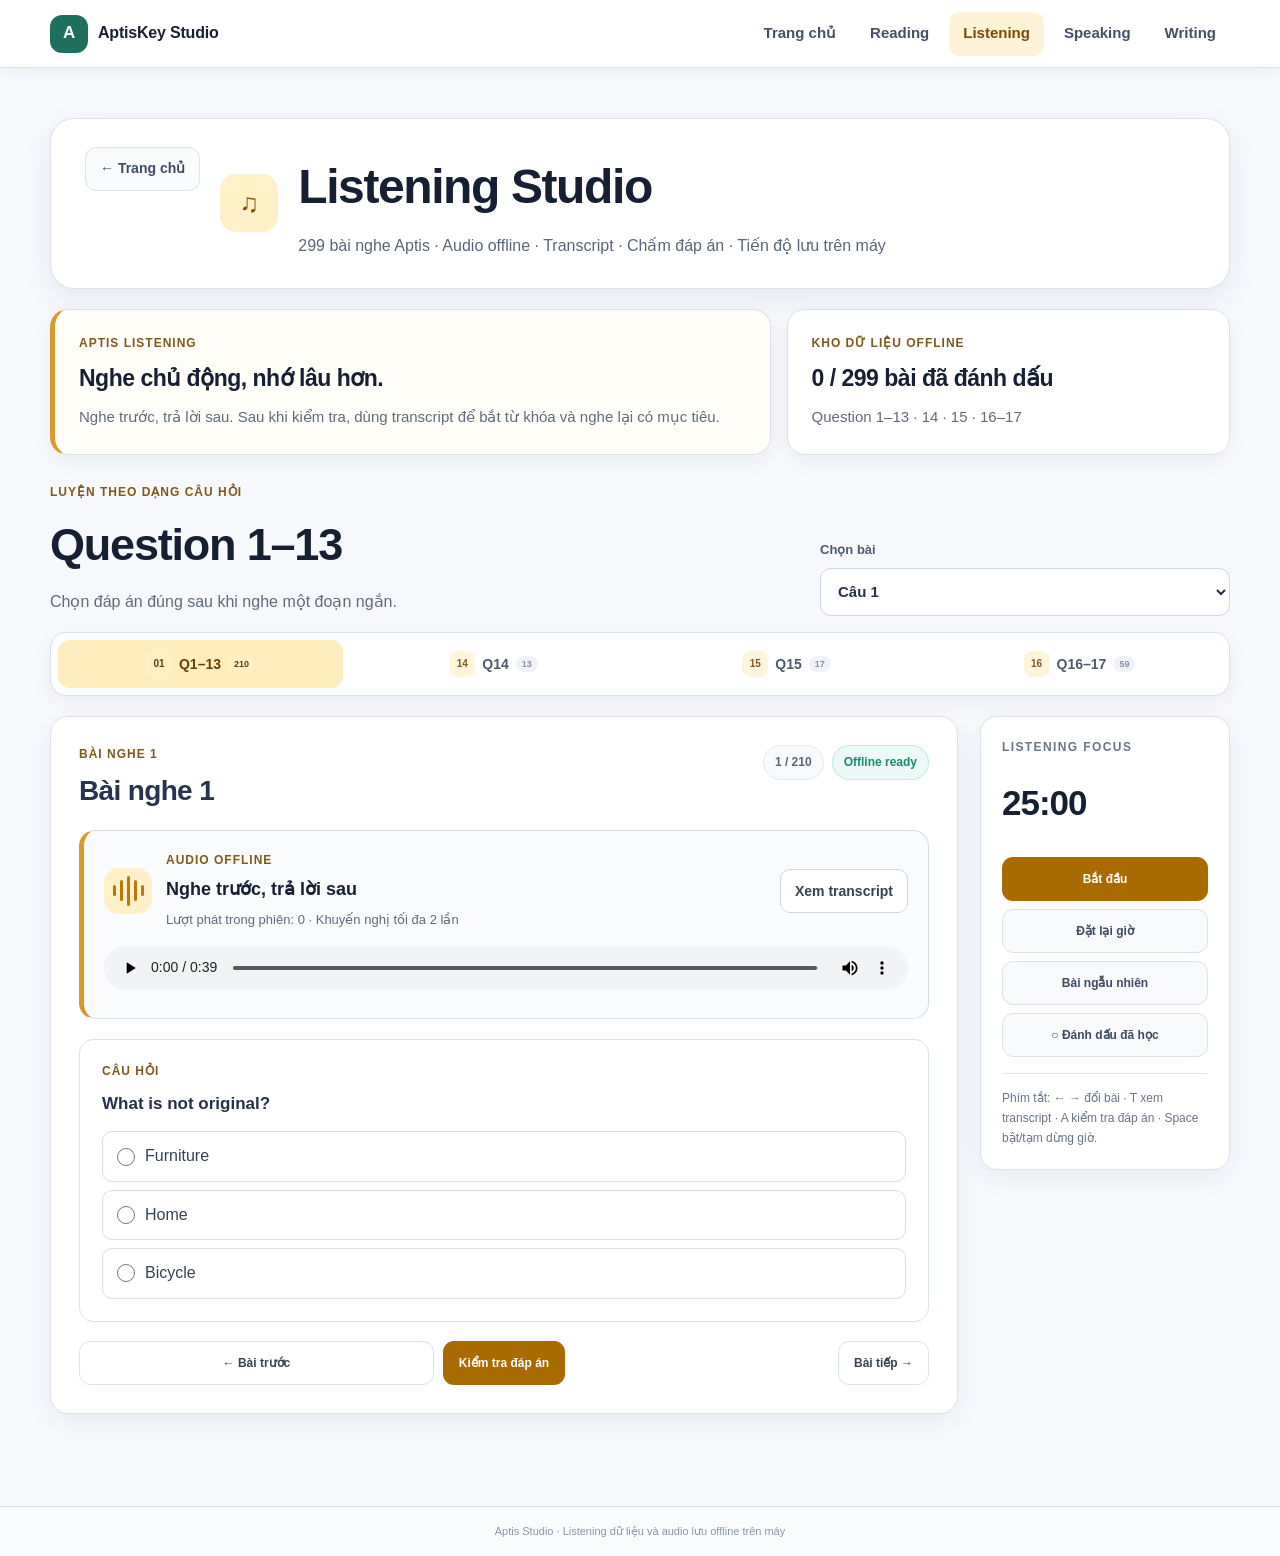
<file: listening.html>
﻿<!doctype html>
<html lang="vi">
<head>
  <meta charset="utf-8" />
  <meta name="viewport" content="width=device-width, initial-scale=1" />
  <meta name="theme-color" content="#f6f8fc" />
  <title>Listening Studio — Aptis Studio</title>
  <link rel="icon" type="image/png" href="favicon.png" />
  <link rel="stylesheet" href="css/style.css?v=20260718b" />
  <link rel="stylesheet" href="css/course-pages.css?v=20260718b" />
  <script src="js/listening_db.js?v=20260717"></script>
</head>
<body class="course-page listening-course">
  <nav class="nav">
    <div class="nav-inner">
      <a class="nav-logo" href="index.html"><span class="logo-icon" aria-hidden="true">A</span><span>AptisKey Studio</span></a>
      <button class="nav-menu-toggle" type="button" aria-expanded="false" aria-controls="listening-nav-links" aria-label="Mở menu điều hướng" onclick="toggleCourseNav(this)"><span aria-hidden="true">☰</span></button>
      <ul class="nav-links" id="listening-nav-links">
        <li><a href="index.html">Trang chủ</a></li>
        <li><a href="index.html#reading-part-1">Reading</a></li>
        <li><a href="listening.html" class="active">Listening</a></li>
        <li><a href="index.html#speaking-part-1">Speaking</a></li>
        <li><a href="writing.html">Writing</a></li>
      </ul>
    </div>
  </nav>

  <main class="listening-studio">
    <section class="page-header listening-hero">
      <div class="page-header-inner">
        <a href="index.html" class="back-btn">← Trang chủ</a>
        <div class="page-icon" aria-hidden="true">♫</div>
        <div class="page-title-area">
          <h2>Listening Studio</h2>
          <p>299 bài nghe Aptis · Audio offline · Transcript · Chấm đáp án · Tiến độ lưu trên máy</p>
        </div>
      </div>
    </section>

    <section class="listening-intro-grid">
      <div class="listen-intro-card primary">
        <span>APTIS LISTENING</span>
        <strong>Nghe chủ động, nhớ lâu hơn.</strong>
        <p>Nghe trước, trả lời sau. Sau khi kiểm tra, dùng transcript để bắt từ khóa và nghe lại có mục tiêu.</p>
      </div>
      <div class="listen-intro-card stats">
        <span>Kho dữ liệu offline</span>
        <strong id="listening-progress-summary">0 / 299 bài đã đánh dấu</strong>
        <p>Question 1–13 · 14 · 15 · 16–17</p>
      </div>
    </section>

    <section class="listening-control-row">
      <div>
        <span class="listen-overline">Luyện theo dạng câu hỏi</span>
        <h1 id="listening-part-title">Question 1–13</h1>
        <p id="listening-part-subtitle">Chọn đáp án đúng sau khi nghe một đoạn ngắn.</p>
      </div>
      <label class="listen-set-picker">
        <span>Chọn bài</span>
        <select id="listening-set-select" onchange="changeListeningSet(this.value)"></select>
      </label>
    </section>

    <div id="listening-part-tabs" class="listening-part-tabs" role="tablist" aria-label="Các dạng Listening"></div>

    <section class="listening-studio-grid">
      <section class="listening-workspace" id="listening-workspace" role="tabpanel" tabindex="-1" aria-label="Bài luyện Listening"></section>

      <aside class="listening-side">
        <div class="listening-side-label">Listening focus</div>
        <div class="listening-timer" id="listening-timer" role="timer" aria-live="off">25:00</div>
        <button id="listening-timer-toggle" onclick="toggleListeningTimer()">Bắt đầu</button>
        <button class="secondary" onclick="resetListeningTimer()">Đặt lại giờ</button>
        <button class="secondary" onclick="randomListeningSet()">Bài ngẫu nhiên</button>
        <button class="secondary" id="listening-complete" onclick="toggleListeningComplete()">○ Đánh dấu đã học</button>
        <small>Phím tắt: ← → đổi bài · T xem transcript · A kiểm tra đáp án · Space bật/tạm dừng giờ.</small>
      </aside>
    </section>
  </main>

  <footer class="footer"><div class="container"><p>Aptis Studio · Listening dữ liệu và audio lưu offline trên máy</p></div></footer>
  <script src="js/listening_app.js?v=20260718b"></script>
</body>
</html>
</file>
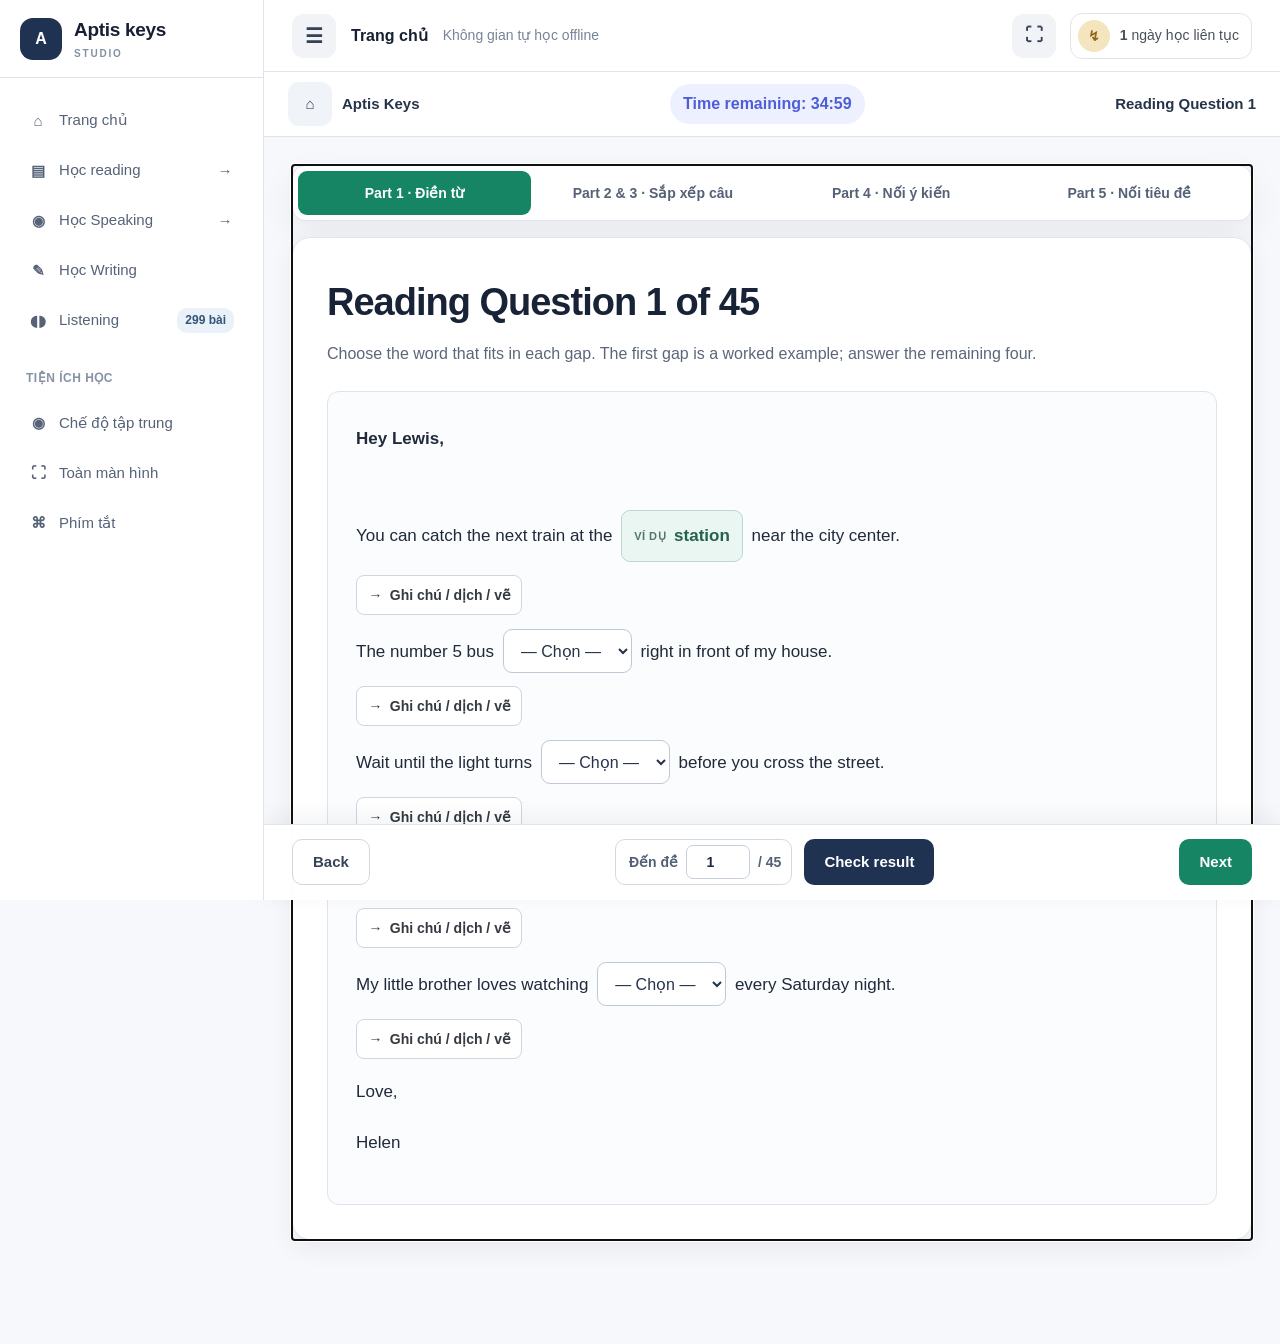
<file: reading.html>
<!doctype html>
<html lang="vi">
<head>
  <meta charset="utf-8" />
  <meta name="viewport" content="width=device-width, initial-scale=1" />
  <meta http-equiv="refresh" content="0; url=index.html#reading-part-1" />
  <title>Đang mở Reading — Aptis Studio</title>
  <link rel="icon" type="image/png" href="favicon.png" />
  <script>window.location.replace("index.html#reading-part-1");</script>
</head>
<body>
  <p>Đang mở khu vực Reading đầy đủ… <a href="index.html#reading-part-1">Mở ngay</a></p>
</body>
</html>
</file>
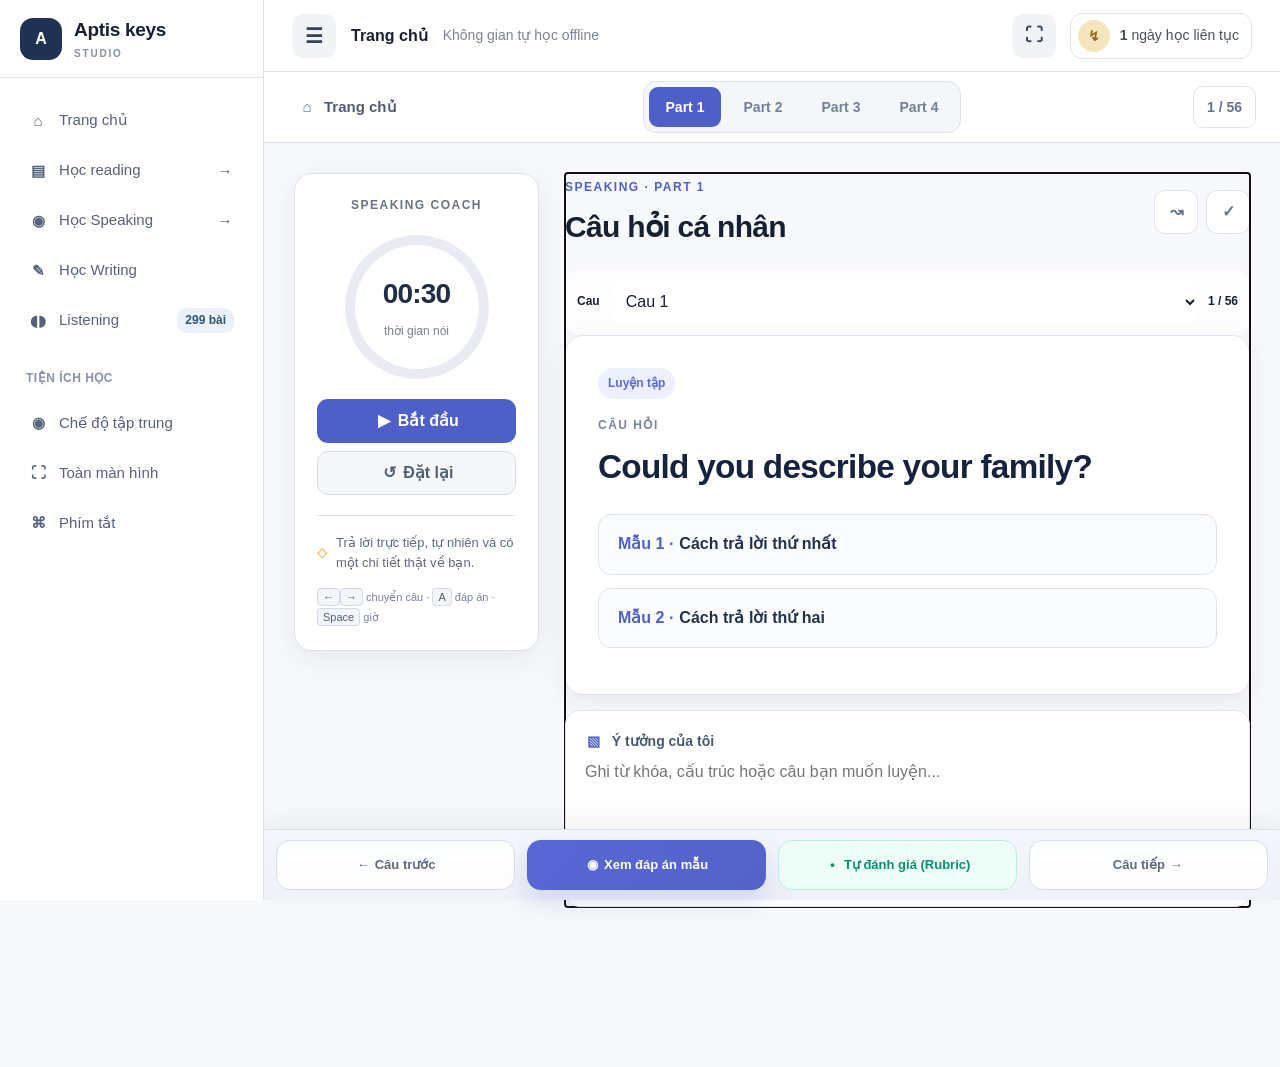
<file: speaking.html>
<!DOCTYPE html>
<html lang="vi">
<head>
  <meta charset="UTF-8"/>
  <meta name="viewport" content="width=device-width, initial-scale=1.0"/>
  <title>Đang mở Speaking — AptisKey Studio</title>
  <link rel="icon" type="image/png" href="favicon.png"/>
  <meta http-equiv="refresh" content="0; url=index.html#speaking-part-1"/>
  <script>window.location.replace("index.html#speaking-part-1");</script>
</head>
<body>
  <p>Đang mở khu vực Speaking đầy đủ… <a href="index.html#speaking-part-1">Mở ngay</a></p>
</body>
</html>
</file>
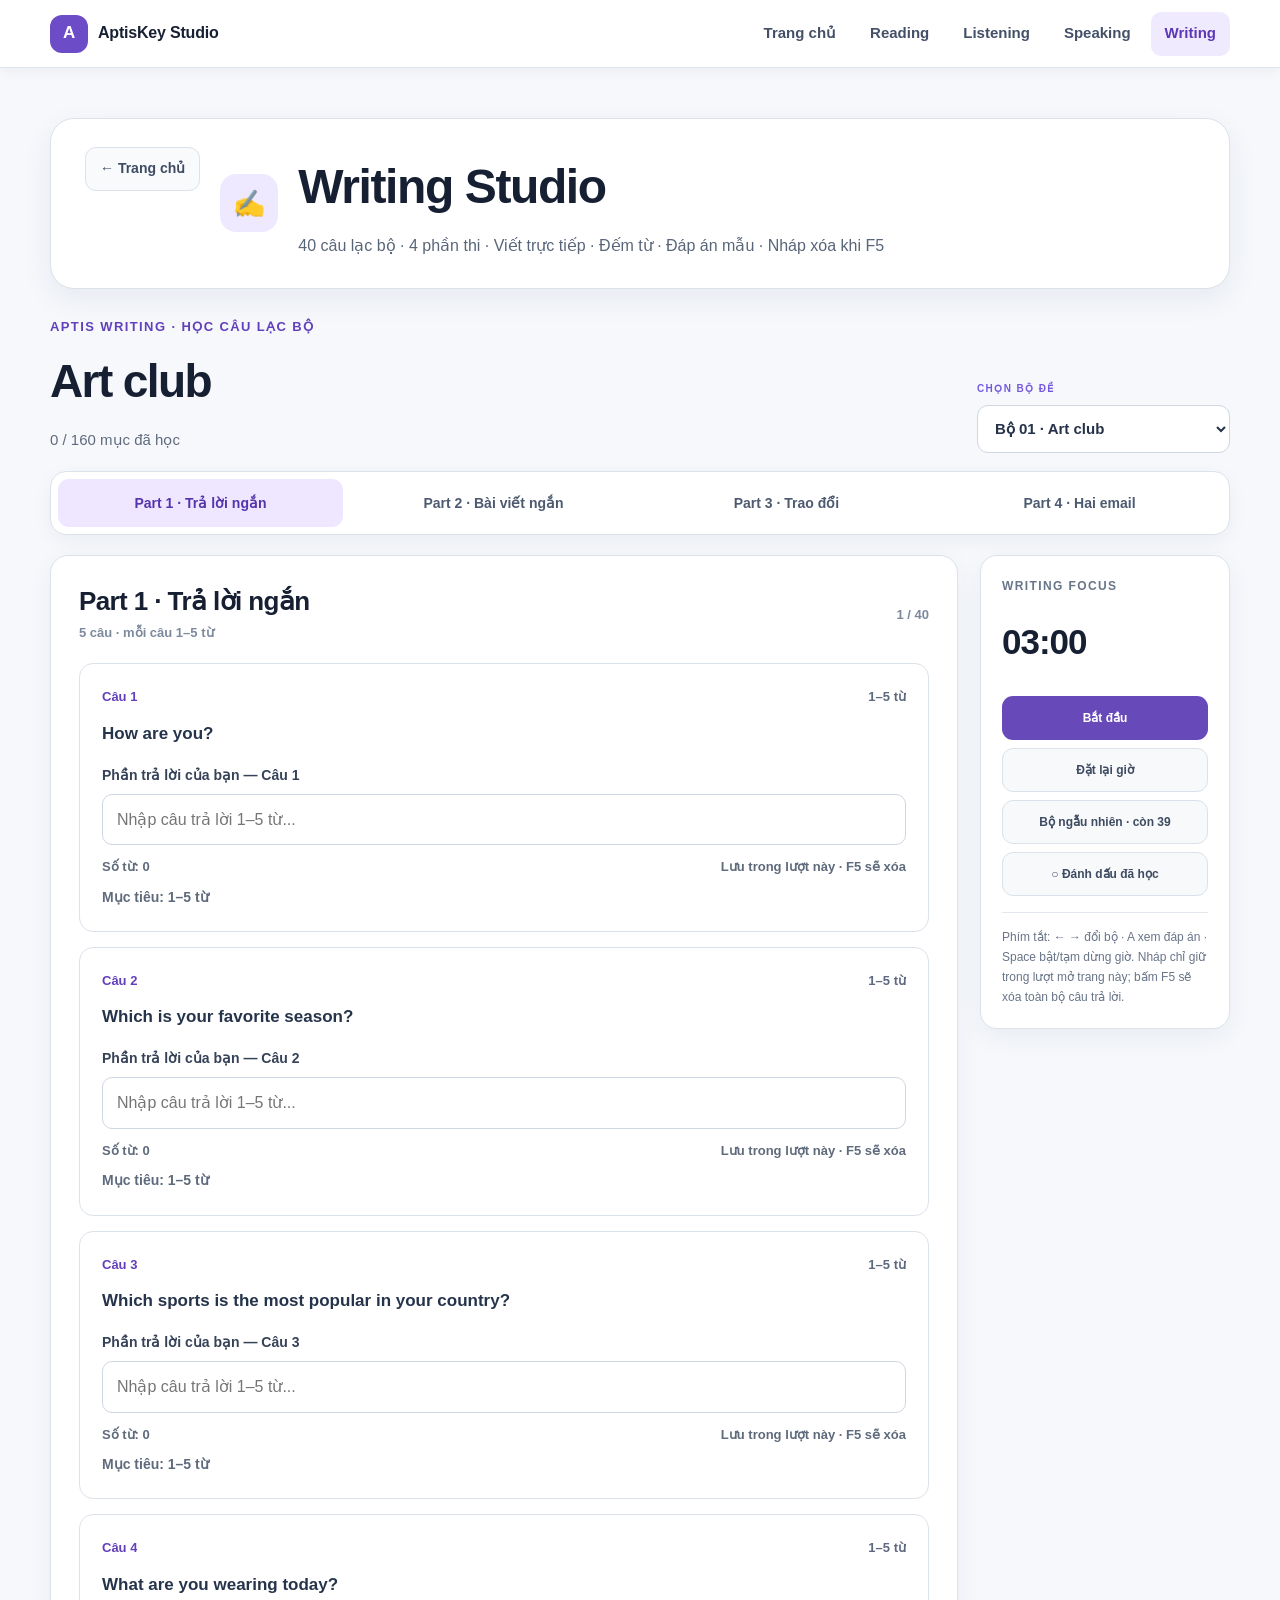
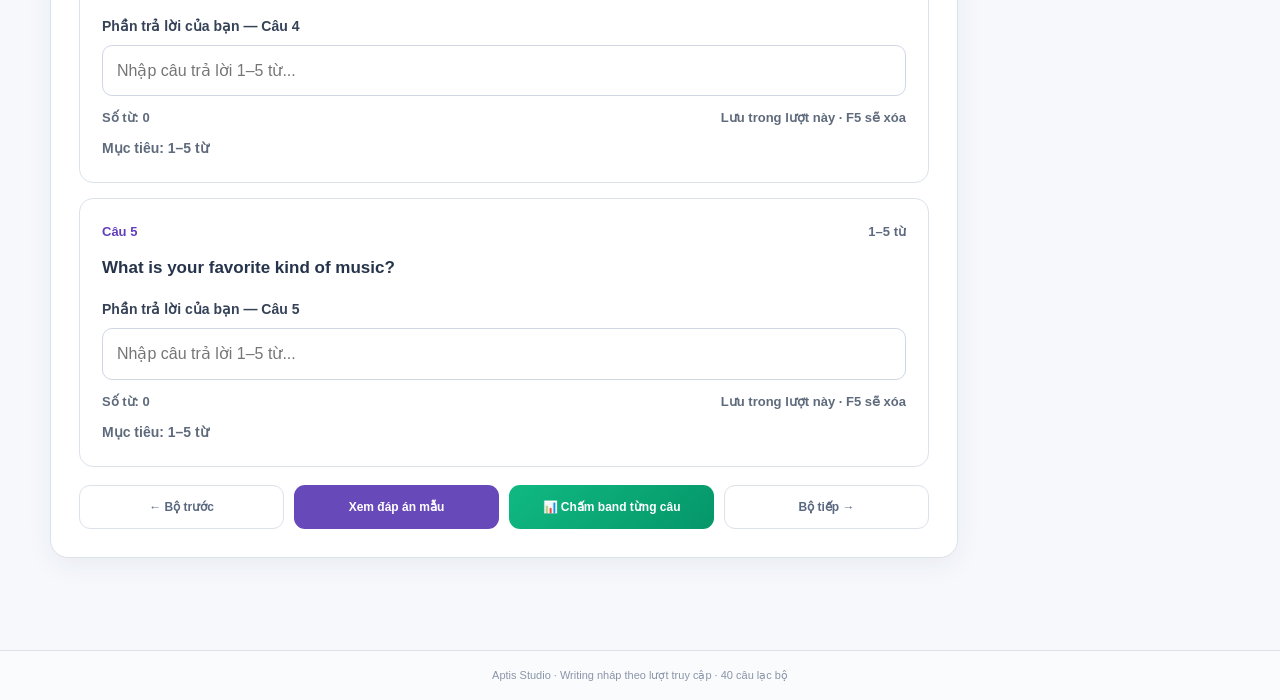
<file: writing.html>
<!doctype html>
<html lang="vi">
<head>
  <meta charset="utf-8" />
  <meta name="viewport" content="width=device-width, initial-scale=1" />
  <meta name="theme-color" content="#f6f8fc" />
  <title>Writing Studio — Aptis Studio</title>
  <link rel="icon" type="image/png" href="favicon.png" />
  <link rel="stylesheet" href="css/style.css?v=20260718b" />
  <link rel="stylesheet" href="css/course-pages.css?v=20260724" />
  <script src="js/writing_db.js?v=20260717"></script>
</head>
<body class="course-page writing-course">
  <nav class="nav">
    <div class="nav-inner">
      <a class="nav-logo" href="index.html"><span class="logo-icon" aria-hidden="true">A</span><span>AptisKey Studio</span></a>
      <button class="nav-menu-toggle" type="button" aria-expanded="false" aria-controls="writing-nav-links" aria-label="Mở menu điều hướng" onclick="toggleCourseNav(this)"><span aria-hidden="true">☰</span></button>
      <ul class="nav-links" id="writing-nav-links">
        <li><a href="index.html">Trang chủ</a></li>
        <li><a href="index.html#reading-part-1">Reading</a></li>
        <li><a href="listening.html">Listening</a></li>
        <li><a href="index.html#speaking-part-1">Speaking</a></li>
        <li><a href="writing.html" class="active">Writing</a></li>
      </ul>
    </div>
  </nav>

  <main class="writing-studio">
    <section class="page-header">
      <div class="page-header-inner">
        <a href="index.html" class="back-btn">← Trang chủ</a>
        <div class="page-icon" aria-hidden="true">✍</div>
        <div class="page-title-area">
          <h2>Writing Studio</h2>
          <p>40 câu lạc bộ · 4 phần thi · Viết trực tiếp · Đếm từ · Đáp án mẫu · Nháp xóa khi F5</p>
        </div>
      </div>
    </section>

    <section class="writing-studio-top">
      <div>
        <span>Aptis Writing · Học câu lạc bộ</span>
        <h1 id="writing-club-name">Writing Club</h1>
        <p id="writing-progress-summary">0 / 160 mục đã học</p>
      </div>
      <label>
        <span style="display:block;margin-bottom:7px">Chọn bộ đề</span>
        <select id="writing-club-select" class="writing-club-select" onchange="changeWritingClub(this.value)"></select>
      </label>
    </section>

    <div class="writing-part-tabs" role="tablist" aria-label="Các phần Writing">
      <button class="active" role="tab" aria-selected="true" aria-controls="writing-workspace" data-writing-part="1" onclick="startWritingPart(1)">Part 1 · Trả lời ngắn</button>
      <button role="tab" aria-selected="false" aria-controls="writing-workspace" tabindex="-1" data-writing-part="2" onclick="startWritingPart(2)">Part 2 · Bài viết ngắn</button>
      <button role="tab" aria-selected="false" aria-controls="writing-workspace" tabindex="-1" data-writing-part="3" onclick="startWritingPart(3)">Part 3 · Trao đổi</button>
      <button role="tab" aria-selected="false" aria-controls="writing-workspace" tabindex="-1" data-writing-part="4" onclick="startWritingPart(4)">Part 4 · Hai email</button>
    </div>

    <div class="writing-studio-grid">
      <section class="writing-workspace" id="writing-workspace" role="tabpanel" tabindex="-1" aria-labelledby="writing-part-title">
        <div class="writing-progress-row">
          <div><h2 id="writing-part-title">Part 1 · Trả lời ngắn</h2><span id="writing-part-subtitle">5 câu · mỗi câu 1–5 từ</span></div>
          <span id="writing-counter">1 / 40</span>
        </div>
        <div id="writing-question-list" class="writing-question-list"></div>
        <div id="writing-grade-panel" class="writing-grade-panel" style="display:none; margin-bottom: 20px;"></div>
        <div class="writing-actions">
          <button onclick="moveWritingClub(-1)">← Bộ trước</button>
          <button class="primary" id="writing-answer-toggle" aria-expanded="false" aria-controls="writing-question-list" onclick="toggleWritingAnswers()">Xem đáp án mẫu</button>
          <button class="primary font-bold" onclick="gradeCurrentPart()" style="background: linear-gradient(135deg, #10b981, #059669); color: white; border: none;">📊 Chấm band từng câu</button>
          <button onclick="moveWritingClub(1)">Bộ tiếp →</button>
        </div>
      </section>

      <aside class="writing-side">
        <div class="writing-side-label">Writing focus</div>
        <div class="writing-timer" id="writing-timer" role="timer" aria-live="off">03:00</div>
        <button id="writing-timer-toggle" onclick="toggleWritingTimer()">Bắt đầu</button>
        <button class="secondary" onclick="resetWritingTimer()">Đặt lại giờ</button>
        <button class="secondary" id="writing-random" onclick="randomWritingClub()">Bộ ngẫu nhiên</button>
        <button class="secondary" id="writing-complete" onclick="toggleWritingComplete()">○ Đánh dấu đã học</button>
        <small>Phím tắt: ← → đổi bộ · A xem đáp án · Space bật/tạm dừng giờ. Nháp chỉ giữ trong lượt mở trang này; bấm F5 sẽ xóa toàn bộ câu trả lời.</small>
      </aside>
    </div>
  </main>

  <footer class="footer"><div class="container"><p>Aptis Studio · Writing nháp theo lượt truy cập · 40 câu lạc bộ</p></div></footer>
  <script src="js/writing_grader.js?v=20260724b"></script>
  <script src="js/writing_app.js?v=20260724b"></script>
</body>
</html>
</file>
<file: css/experience.css>
/* Aptis Studio experience layer — loaded after the legacy exam styles. */
:root {
  --ink: #152238;
  --ink-soft: #52627a;
  --surface: rgba(255, 255, 255, 0.88);
  --line: rgba(35, 55, 85, 0.11);
  --navy: #111c33;
  --indigo: #5b5ce2;
  --violet: #8b5cf6;
  --aqua: #23b8a5;
  --sun: #ffb84d;
  --reading-accent: #21a77a;
  --speaking-accent: #5b6df8;
  --shadow-soft: 0 18px 50px rgba(28, 43, 74, 0.09);
  --shadow-card: 0 24px 60px rgba(41, 51, 87, 0.13);
}

html { scroll-behavior: smooth; }
body {
  background:
    radial-gradient(circle at 18% 4%, rgba(91, 109, 248, 0.12), transparent 30%),
    radial-gradient(circle at 84% 88%, rgba(35, 184, 165, 0.11), transparent 30%),
    #f4f6fb;
  color: var(--ink);
}

body::before {
  content: "";
  position: fixed;
  inset: 0;
  z-index: -1;
  pointer-events: none;
  opacity: 0.35;
  background-image: radial-gradient(rgba(33, 42, 70, 0.13) 0.65px, transparent 0.65px);
  background-size: 18px 18px;
  mask-image: linear-gradient(to bottom, #000, transparent 82%);
}

.app-wrapper { min-height: 100vh; }
.sidebar {
  width: 264px;
  position: sticky;
  top: 0;
  height: 100vh;
  background:
    radial-gradient(circle at 18% 2%, rgba(118, 133, 255, 0.22), transparent 30%),
    linear-gradient(175deg, #17233d 0%, #10182b 100%);
  border-right: 1px solid rgba(255, 255, 255, 0.07);
  box-shadow: 14px 0 40px rgba(8, 15, 30, 0.12);
}
.sidebar-logo {
  padding: 22px 20px;
  border-bottom: 1px solid rgba(255,255,255,0.07);
}
.logo-icon {
  width: 40px;
  height: 40px;
  border: 0;
  border-radius: 13px;
  background: linear-gradient(135deg, #7886ff, #9a6bff);
  box-shadow: 0 8px 22px rgba(113, 102, 255, 0.38);
}
.logo-text { font-size: 19px; font-weight: 700; letter-spacing: -0.3px; }
.logo-text::after {
  content: "STUDIO";
  display: block;
  margin-top: 1px;
  color: rgba(255,255,255,0.44);
  font-size: 9px;
  letter-spacing: 2.3px;
}
.sidebar-menu { padding: 17px 8px; }
.menu-item { margin: 4px 8px; }
.menu-link {
  min-height: 43px;
  padding: 10px 13px;
  border-radius: 11px;
  color: #aebbd0;
  font-size: 14px;
  transition: transform .2s ease, background .2s ease, color .2s ease;
}
.menu-link:hover { transform: translateX(3px); background: rgba(255,255,255,0.07); }
.menu-link.active {
  border-left: 0;
  color: #fff;
  background: linear-gradient(90deg, rgba(103, 119, 255, 0.28), rgba(103, 119, 255, 0.08));
  box-shadow: inset 0 0 0 1px rgba(130, 142, 255, 0.18);
}
.menu-link-left i { width: 18px; color: #8999b5; }
.menu-link:hover i, .menu-link.active i { color: #c7ceff; }
.menu-link-muted { opacity: .72; }
.menu-badge.muted { background: rgba(255,255,255,.08); color: #aebbd0; font-weight: 600; }
.menu-header { color: #65748d; padding: 20px 20px 6px; }
.submenu { padding-left: 41px; }
.submenu-link { color: #8391a9; padding: 7px 0; }

.main-content { min-width: 0; }
.navbar {
  height: 68px;
  padding: 0 26px;
  position: sticky;
  top: 0;
  z-index: 90;
  background: rgba(255, 255, 255, 0.78);
  border-bottom: 1px solid rgba(35, 55, 85, 0.08);
  box-shadow: 0 8px 26px rgba(31, 45, 77, 0.04);
  backdrop-filter: blur(18px) saturate(160%);
}
.navbar-toggle {
  width: 38px;
  height: 38px;
  border-radius: 10px;
  color: var(--ink);
}
.navbar-toggle:hover { background: #eef1f8; }
.navbar-link { color: var(--ink); font-weight: 700; }
.navbar-kicker { color: #8591a5; font-size: 13px; }
.navbar-right { gap: 14px; }
.nav-icon-btn {
  width: 38px;
  height: 38px;
  border-radius: 10px;
  background: #eef1f8;
  color: #485873;
}
.nav-profile {
  padding: 7px 11px 7px 7px;
  border: 1px solid var(--line);
  border-radius: 13px;
  background: rgba(255,255,255,.7);
}
.profile-img { background: linear-gradient(135deg, #ffbf5b, #ff8b68); }

.content-wrapper { padding: 28px; overflow: visible; }
.view-panel.active { animation: view-enter .42s cubic-bezier(.22,.8,.28,1); }
@keyframes view-enter {
  from { opacity: 0; transform: translateY(9px); }
  to { opacity: 1; transform: translateY(0); }
}

/* Dashboard */
.study-hero {
  min-height: 330px;
  position: relative;
  overflow: hidden;
  display: grid;
  grid-template-columns: minmax(0, 1.4fr) minmax(260px, .6fr);
  align-items: center;
  gap: 30px;
  padding: 48px 56px;
  border-radius: 28px;
  color: white;
  background:
    radial-gradient(circle at 78% 32%, rgba(109, 222, 205, .3), transparent 20%),
    radial-gradient(circle at 95% 95%, rgba(142, 117, 255, .44), transparent 34%),
    linear-gradient(128deg, #14223e 0%, #24315b 56%, #4f4fba 100%);
  box-shadow: 0 30px 70px rgba(24, 38, 74, .25);
}
.study-hero::before {
  content: "";
  position: absolute;
  inset: 0;
  pointer-events: none;
  background-image: linear-gradient(rgba(255,255,255,.045) 1px, transparent 1px), linear-gradient(90deg, rgba(255,255,255,.045) 1px, transparent 1px);
  background-size: 42px 42px;
  mask-image: linear-gradient(90deg, #000, transparent 80%);
}
.hero-copy { position: relative; z-index: 1; max-width: 660px; }
.hero-eyebrow {
  display: inline-flex;
  align-items: center;
  gap: 8px;
  margin-bottom: 17px;
  padding: 7px 11px;
  border: 1px solid rgba(255,255,255,.16);
  border-radius: 999px;
  background: rgba(255,255,255,.08);
  color: #d8defe;
  font-size: 11px;
  font-weight: 700;
  letter-spacing: 1.3px;
  text-transform: uppercase;
}
.hero-copy h1 { font-size: clamp(39px, 4.2vw, 66px); line-height: .98; letter-spacing: -2.3px; margin: 0 0 20px; }
.hero-copy h1 span { color: #86e1d3; }
.hero-copy p { max-width: 580px; color: #cbd4e8; font-size: 17px; line-height: 1.65; }
.hero-actions { display: flex; gap: 12px; margin-top: 27px; flex-wrap: wrap; }
.hero-actions button {
  min-height: 47px;
  padding: 0 19px;
  border: 0;
  border-radius: 13px;
  font-weight: 700;
  cursor: pointer;
  transition: transform .2s ease, box-shadow .2s ease;
}
.hero-actions button:hover { transform: translateY(-2px); }
.hero-primary { color: #17213d; background: #fff; box-shadow: 0 12px 28px rgba(8, 14, 29, .24); }
.hero-secondary { color: #fff; background: rgba(255,255,255,.1); border: 1px solid rgba(255,255,255,.18) !important; }
.hero-orbit { position: relative; z-index: 1; width: 238px; height: 238px; justify-self: center; }
.hero-orbit::before, .hero-orbit::after {
  content: "";
  position: absolute;
  inset: 8px;
  border-radius: 50%;
  border: 1px solid rgba(255,255,255,.16);
  animation: spin 18s linear infinite;
}
.hero-orbit::after { inset: 32px; border-style: dashed; animation-direction: reverse; animation-duration: 14s; }
@keyframes spin { to { transform: rotate(360deg); } }
.orbit-core {
  position: absolute;
  inset: 58px;
  display: grid;
  place-content: center;
  text-align: center;
  border-radius: 50%;
  background: rgba(255,255,255,.12);
  border: 1px solid rgba(255,255,255,.22);
  box-shadow: inset 0 0 38px rgba(255,255,255,.06), 0 22px 42px rgba(5, 14, 36, .22);
  backdrop-filter: blur(12px);
}
.orbit-core span { font-size: 34px; font-weight: 800; }
.orbit-core small { color: #bdc9e1; font-size: 12px; }
.orbit-dot { position: absolute; width: 12px; height: 12px; border-radius: 50%; box-shadow: 0 0 18px currentColor; }
.dot-one { color: #83e3d4; background: currentColor; top: 16px; left: 50%; }
.dot-two { color: #ffbd64; background: currentColor; right: 21px; bottom: 52px; }
.dot-three { color: #c7b3ff; background: currentColor; left: 10px; bottom: 82px; }

.dashboard-stats {
  display: grid;
  grid-template-columns: repeat(4, 1fr);
  gap: 1px;
  margin: 20px 0 42px;
  overflow: hidden;
  border: 1px solid var(--line);
  border-radius: 18px;
  background: var(--line);
  box-shadow: var(--shadow-soft);
}
.dashboard-stats div { padding: 19px 24px; background: rgba(255,255,255,.84); }
.dashboard-stats strong { display: block; color: var(--ink); font-size: 24px; letter-spacing: -.8px; }
.dashboard-stats span { color: var(--ink-soft); font-size: 12px; }
.section-heading { display: flex; align-items: end; justify-content: space-between; gap: 24px; margin-bottom: 18px; }
.section-heading span { color: var(--indigo); font-size: 11px; font-weight: 800; letter-spacing: 1.6px; text-transform: uppercase; }
.section-heading h2 { font-size: 27px; margin-top: 4px; letter-spacing: -.7px; }
.section-heading p { max-width: 430px; color: var(--ink-soft); font-size: 13px; line-height: 1.5; text-align: right; }
.skill-grid { display: grid; grid-template-columns: repeat(4, minmax(0, 1fr)); gap: 17px; }
.skill-card {
  min-height: 255px;
  position: relative;
  overflow: hidden;
  display: flex;
  flex-direction: column;
  padding: 24px;
  border: 1px solid var(--line);
  border-radius: 21px;
  color: var(--ink);
  text-decoration: none;
  background: var(--surface);
  box-shadow: var(--shadow-soft);
  cursor: pointer;
  transition: transform .28s cubic-bezier(.2,.8,.2,1), box-shadow .28s ease, border-color .28s ease;
}
.skill-card::after {
  content: "";
  position: absolute;
  width: 150px;
  height: 150px;
  top: -80px;
  right: -80px;
  border-radius: 50%;
  background: var(--card-glow, rgba(91, 92, 226, .13));
  filter: blur(2px);
  transition: transform .35s ease;
}
.skill-card:hover { transform: translateY(-7px); box-shadow: var(--shadow-card); border-color: rgba(91, 92, 226, .22); }
.skill-card:hover::after { transform: scale(1.35); }
.skill-top { display: flex; justify-content: space-between; align-items: center; }
.skill-icon { width: 48px; height: 48px; display: grid; place-items: center; border-radius: 15px; font-size: 21px; background: var(--icon-bg, #eef0ff); color: var(--icon-color, var(--indigo)); }
.skill-pill { padding: 5px 9px; border-radius: 999px; background: #f0f2f7; color: #657188; font-size: 11px; font-weight: 700; }
.skill-card h3 { margin: 28px 0 8px; font-size: 24px; letter-spacing: -.6px; }
.skill-card p { color: var(--ink-soft); font-size: 13.5px; line-height: 1.55; }
.skill-progress { height: 5px; margin-top: auto; overflow: hidden; border-radius: 99px; background: #e8ebf2; }
.skill-progress span { display: block; width: 0; height: 100%; border-radius: inherit; background: var(--progress, var(--indigo)); transition: width .7s ease; }
.skill-footer { display: flex; justify-content: space-between; align-items: center; margin-top: 15px; color: #657188; font-size: 12px; font-weight: 700; }
.reading-skill { --icon-bg: #e4f7f0; --icon-color: #168663; --progress: #21a77a; --card-glow: rgba(33, 167, 122, .16); }
.speaking-skill { --icon-bg: #e9ebff; --icon-color: #596bf1; --progress: #6575f5; --card-glow: rgba(91, 109, 248, .16); }
.writing-skill { --icon-bg: #f3eaff; --icon-color: #8b5cf6; --card-glow: rgba(139, 92, 246, .15); }
.listening-skill { --icon-bg: #fff3df; --icon-color: #d28a24; --card-glow: rgba(255, 184, 77, .15); }
.skill-card.locked { opacity: .72; }
.dashboard-footer { padding: 35px 4px 8px; text-align: center; color: #8b96aa; font-size: 12px; }

/* Existing Reading exam polish */
#practice-view { margin: -28px; }
.exam-layout { height: calc(100vh - 68px); background: transparent; }
.exam-header {
  height: 58px;
  border-top: 0;
  border-bottom: 1px solid var(--line);
  background: rgba(255,255,255,.75);
  backdrop-filter: blur(16px);
  color: var(--ink);
}
.exam-header-center { padding: 7px 13px; border-radius: 999px; background: #edf0ff; color: #4d5ed8; }
.exam-body { padding: 28px; }
.reading-part-tabs {
  width: min(1100px, 100%);
  flex: 0 0 auto;
  display: grid;
  grid-template-columns: repeat(4, minmax(0, 1fr));
  gap: 7px;
  margin-bottom: 14px;
  padding: 6px;
  border: 1px solid var(--line);
  border-radius: 15px;
  background: rgba(255,255,255,.85);
  box-shadow: 0 13px 34px rgba(31,45,75,.07);
}
.reading-part-tabs button {
  min-height: 40px;
  padding: 7px 12px;
  border: 0;
  border-radius: 10px;
  color: #718097;
  background: transparent;
  font: 700 12px var(--font-family);
  cursor: pointer;
  transition: color .2s ease, background .2s ease, transform .2s ease;
}
.reading-part-tabs button:hover { color: #168663; background: #edf8f4; }
.reading-part-tabs button.active { color: white; background: linear-gradient(135deg, #24a77c, #35bea2); box-shadow: 0 8px 20px rgba(33,167,122,.23); }
.exam-card { border: 1px solid var(--line); border-radius: 20px; box-shadow: var(--shadow-soft); }
.exam-question-title { letter-spacing: -1px; color: var(--ink); }
.exam-passage-box, .opinion-card, .part5-card, .drag-item { border-radius: 12px !important; border-color: var(--line) !important; }
.exam-select, .statement-select, .part5-select { border-radius: 9px !important; }
.exam-footer-bar { background: rgba(237,240,247,.92); backdrop-filter: blur(14px); }
.exam-btn { min-height: 40px; border-radius: 11px; }

/* Speaking studio */
#speaking-view { margin: -28px; }
.speaking-shell { min-height: calc(100vh - 68px); background: linear-gradient(145deg, #f4f6fb, #eef1f8); }
.speaking-header {
  min-height: 64px;
  position: sticky;
  top: 68px;
  z-index: 50;
  display: grid;
  grid-template-columns: 180px 1fr 120px;
  align-items: center;
  gap: 18px;
  padding: 9px 28px;
  border-bottom: 1px solid var(--line);
  background: rgba(255,255,255,.8);
  backdrop-filter: blur(18px) saturate(150%);
}
.speaking-home { border: 0; background: transparent; color: var(--ink-soft); font-weight: 700; cursor: pointer; text-align: left; }
.speaking-home i { margin-right: 8px; color: var(--speaking-accent); }
.speaking-part-tabs { justify-self: center; display: flex; gap: 6px; padding: 4px; border-radius: 13px; background: #edf0f7; }
.speaking-part-tabs button {
  min-width: 72px;
  padding: 8px 13px;
  border: 0;
  border-radius: 9px;
  background: transparent;
  color: #718097;
  font-weight: 700;
  cursor: pointer;
}
.speaking-part-tabs button.active { color: white; background: linear-gradient(135deg, #6375f7, #7f5de8); box-shadow: 0 7px 18px rgba(92, 103, 231, .26); }
.speaking-counter { justify-self: end; padding: 7px 11px; border: 1px solid var(--line); border-radius: 10px; color: #66748b; background: white; font-size: 12px; font-weight: 700; }
.speaking-stage { width: min(1340px, 100%); margin: 0 auto; display: grid; grid-template-columns: 240px minmax(0, 1fr); gap: 28px; padding: 30px; }
.speaking-coach {
  height: fit-content;
  position: sticky;
  top: 158px;
  padding: 23px;
  border: 1px solid rgba(255,255,255,.08);
  border-radius: 23px;
  color: white;
  background: radial-gradient(circle at 50% 0, rgba(110,124,255,.28), transparent 38%), linear-gradient(165deg, #1d2a4a, #131c32);
  box-shadow: 0 24px 56px rgba(21, 32, 61, .2);
}
.coach-label { color: #aeb9d1; font-size: 10px; font-weight: 800; letter-spacing: 1.5px; text-align: center; text-transform: uppercase; }
.voice-timer {
  position: relative;
  --timer-progress: 0deg;
  width: 148px;
  height: 148px;
  display: grid;
  place-items: center;
  margin: 20px auto;
  border-radius: 50%;
  background: conic-gradient(#7b87ff var(--timer-progress), rgba(255,255,255,.1) 0);
  box-shadow: 0 0 38px rgba(93, 109, 248, .2);
}
.voice-timer::before { content: ""; position: absolute; width: 128px; height: 128px; border-radius: 50%; background: #182440; }
.voice-timer > div { position: relative; z-index: 1; text-align: center; }
.voice-timer strong { display: block; font-size: 27px; letter-spacing: -.8px; }
.voice-timer span { color: #8e9db8; font-size: 10px; }
.timer-main-btn, .timer-reset-btn { width: 100%; min-height: 41px; border: 0; border-radius: 11px; font-weight: 700; cursor: pointer; }
.timer-main-btn { color: white; background: linear-gradient(135deg, #6678f8, #8b5cf6); box-shadow: 0 10px 22px rgba(102, 120, 248, .28); }
.timer-reset-btn { margin-top: 8px; color: #aab7cf; background: rgba(255,255,255,.07); }
.coach-tip { display: flex; gap: 9px; margin-top: 20px; padding-top: 17px; border-top: 1px solid rgba(255,255,255,.08); color: #aebbd1; font-size: 11px; line-height: 1.5; }
.coach-tip i { color: #ffbd64; }
.shortcut-mini { margin-top: 16px; color: #6f7f9c; font-size: 9px; line-height: 1.8; }
kbd { padding: 2px 5px; border: 1px solid rgba(255,255,255,.12); border-radius: 4px; color: #b7c3d8; background: rgba(255,255,255,.07); font-family: inherit; }
.speaking-workspace { min-width: 0; }
.speaking-question-head { display: flex; justify-content: space-between; align-items: center; margin-bottom: 18px; }
.speaking-question-head span { color: var(--speaking-accent); font-size: 10px; font-weight: 800; letter-spacing: 1.5px; }
.speaking-question-head h2 { margin-top: 4px; font-size: 27px; letter-spacing: -.7px; }
.speaking-head-actions { display: flex; gap: 8px; }
.speaking-head-actions button { width: 39px; height: 39px; border: 1px solid var(--line); border-radius: 11px; color: #66748b; background: white; cursor: pointer; }
.speaking-head-actions button.completed { color: white; border-color: transparent; background: #21a77a; }
.speaking-content {
  min-height: 400px;
  padding: 29px;
  border: 1px solid var(--line);
  border-radius: 23px;
  background: rgba(255,255,255,.9);
  box-shadow: var(--shadow-soft);
}
.speaking-prompt-label { margin-bottom: 10px; color: #78859a; font-size: 10px; font-weight: 800; letter-spacing: 1.5px; text-transform: uppercase; }
.speaking-main-prompt { margin-bottom: 24px; color: #17233c; font-size: clamp(22px, 2.6vw, 34px); font-weight: 700; line-height: 1.25; letter-spacing: -.7px; }
.speaking-collection { display: inline-flex; margin-bottom: 17px; padding: 5px 9px; border-radius: 999px; color: #5a6be0; background: #edf0ff; font-size: 10px; font-weight: 800; }
.speaking-photo-grid { display: grid; grid-template-columns: repeat(2, minmax(0, 1fr)); gap: 13px; margin-bottom: 24px; }
.speaking-photo-grid.single { grid-template-columns: minmax(0, 1fr); }
.speaking-photo-grid img { width: 100%; height: 300px; object-fit: contain; border: 1px solid var(--line); border-radius: 16px; background: #f1f3f8; }
.speaking-photo-grid.single img { height: 370px; }
.speaking-qa-list { display: grid; gap: 13px; }
.speaking-qa { overflow: hidden; border: 1px solid var(--line); border-radius: 15px; background: #fbfcff; }
.speaking-qa-question { padding: 15px 17px; color: #24314a; font-weight: 700; line-height: 1.55; }
.speaking-qa-question b { color: var(--speaking-accent); }
.speaking-answer {
  display: grid;
  grid-template-rows: 0fr;
  padding: 0 17px;
  color: #4d5d74;
  background: #f1f3ff;
  font-size: 14px;
  line-height: 1.7;
  transition: grid-template-rows .32s ease, padding .32s ease;
}
.speaking-answer > div { overflow: hidden; white-space: pre-line; }
.speaking-content.show-answers .speaking-answer { grid-template-rows: 1fr; padding: 15px 17px; border-top: 1px solid rgba(91,109,248,.12); }
.speaking-answer strong { color: #4e5fd5; }
.speaking-note-card { position: relative; margin-top: 15px; padding: 17px 18px 12px; border: 1px solid var(--line); border-radius: 17px; background: rgba(255,255,255,.84); }
.speaking-note-card label { display: block; margin-bottom: 8px; color: #485873; font-size: 12px; font-weight: 800; }
.speaking-note-card label i { margin-right: 6px; color: var(--speaking-accent); }
.speaking-note-card textarea { width: 100%; min-height: 78px; resize: vertical; border: 0; outline: 0; color: var(--ink); background: transparent; font: 14px/1.55 var(--font-family); }
.speaking-note-card span { display: block; text-align: right; color: #919cb0; font-size: 10px; }
.speaking-nav-actions { display: grid; grid-template-columns: 1fr auto 1fr; gap: 11px; margin-top: 17px; }
.speaking-nav-actions button { min-height: 45px; padding: 0 18px; border: 1px solid var(--line); border-radius: 12px; color: #56657d; background: white; font-weight: 700; cursor: pointer; }
.speaking-nav-actions button:last-child { justify-self: end; }
.speaking-nav-actions .answer-toggle-btn { color: white; border-color: transparent; background: linear-gradient(135deg, #6375f7, #835ce7); box-shadow: 0 10px 24px rgba(99, 117, 247, .22); }

.app-toast {
  position: fixed;
  z-index: 2000;
  left: 50%;
  bottom: 28px;
  max-width: min(420px, calc(100vw - 32px));
  padding: 12px 17px;
  border-radius: 12px;
  color: white;
  background: #18243d;
  box-shadow: 0 16px 40px rgba(15, 25, 48, .3);
  opacity: 0;
  transform: translate(-50%, 15px);
  pointer-events: none;
  transition: opacity .25s ease, transform .25s ease;
}
.app-toast.show { opacity: 1; transform: translate(-50%, 0); }

body.focus-mode .sidebar, body.focus-mode .navbar { display: none !important; }
body.focus-mode .content-wrapper { padding: 0; }
body.focus-mode #practice-view, body.focus-mode #speaking-view { margin: 0; }
body.focus-mode .exam-layout, body.focus-mode .speaking-shell { min-height: 100vh; height: 100vh; }
body.focus-mode .speaking-header { top: 0; }

@media (max-width: 1180px) {
  .skill-grid { grid-template-columns: repeat(2, minmax(0, 1fr)); }
  .speaking-stage { grid-template-columns: 210px minmax(0, 1fr); gap: 20px; padding: 22px; }
  .speaking-photo-grid img { height: 250px; }
}
@media (max-width: 860px) {
  .sidebar { position: fixed; left: 0; transform: translateX(-102%); transition: transform .3s ease; }
  body.sidebar-open .sidebar { transform: translateX(0); }
  .navbar-kicker, .nav-profile span { display: none; }
  .content-wrapper { padding: 18px; }
  .study-hero { grid-template-columns: 1fr; padding: 36px; }
  .hero-orbit { display: none; }
  .dashboard-stats { grid-template-columns: repeat(2, 1fr); }
  .section-heading { align-items: start; flex-direction: column; }
  .section-heading p { text-align: left; }
  #practice-view, #speaking-view { margin: -18px; }
  .speaking-header { top: 68px; grid-template-columns: 45px 1fr auto; padding: 9px 14px; }
  .speaking-home span { display: none; }
  .speaking-part-tabs { justify-self: stretch; overflow-x: auto; }
  .speaking-part-tabs button { min-width: 63px; }
  .speaking-stage { display: block; padding: 17px; }
  .speaking-coach { position: relative; top: auto; display: grid; grid-template-columns: 1fr auto auto; align-items: center; gap: 10px; margin-bottom: 18px; padding: 13px; }
  .coach-label, .coach-tip, .shortcut-mini { display: none; }
  .voice-timer { width: 64px; height: 64px; margin: 0; }
  .voice-timer::before { width: 54px; height: 54px; }
  .voice-timer strong { font-size: 15px; }
  .voice-timer span { display: none; }
  .timer-main-btn, .timer-reset-btn { width: auto; margin: 0; padding: 0 14px; }
}
@media (max-width: 600px) {
  .navbar { height: 60px; padding: 0 14px; }
  .content-wrapper { padding: 12px; }
  .study-hero { min-height: 360px; padding: 28px 23px; border-radius: 21px; }
  .hero-copy h1 { font-size: 40px; }
  .hero-copy p { font-size: 15px; }
  .hero-actions button { width: 100%; }
  .dashboard-stats { margin-bottom: 32px; }
  .dashboard-stats div { padding: 14px; }
  .skill-grid { grid-template-columns: 1fr; }
  .skill-card { min-height: 225px; }
  #practice-view, #speaking-view { margin: -12px; }
  .exam-layout { height: calc(100vh - 60px); }
  .exam-header { padding: 0 12px; }
  .exam-header-left span, .exam-header-right { display: none; }
  .exam-body { padding: 12px; }
  .reading-part-tabs { display: flex; overflow-x: auto; margin-bottom: 9px; }
  .reading-part-tabs button { flex: 0 0 150px; }
  .exam-card { padding: 20px; }
  .exam-footer-bar { padding: 0 12px; }
  .exam-btn { padding: 7px 13px; }
  .speaking-header { top: 60px; grid-template-columns: 34px 1fr; }
  .speaking-counter { display: none; }
  .speaking-stage { padding: 12px; }
  .speaking-coach { grid-template-columns: 62px 1fr 1fr; }
  .speaking-question-head h2 { font-size: 23px; }
  .speaking-content { padding: 18px; border-radius: 18px; }
  .speaking-photo-grid, .speaking-photo-grid.single { grid-template-columns: 1fr; }
  .speaking-photo-grid img, .speaking-photo-grid.single img { height: 230px; }
  .speaking-main-prompt { font-size: 23px; }
  .speaking-nav-actions { grid-template-columns: 1fr 1fr; }
  .speaking-nav-actions .answer-toggle-btn { grid-column: 1 / -1; grid-row: 1; }
}

@media (prefers-reduced-motion: reduce) {
  *, *::before, *::after { scroll-behavior: auto !important; animation-duration: .01ms !important; animation-iteration-count: 1 !important; transition-duration: .01ms !important; }
}

/* ===== 2026 ACADEMIC UI REFRESH ===== */
:root {
  --ink: #172033;
  --ink-soft: #5f6b7d;
  --surface: #ffffff;
  --line: #dfe4ec;
  --navy: #172033;
  --reading-accent: #168563;
  --speaking-accent: #4f5fc8;
  --shadow-soft: 0 8px 26px rgba(31, 42, 64, .07);
  --shadow-card: 0 12px 32px rgba(31, 42, 64, .09);
}

html { font-size: 16px; }
body {
  min-width: 320px;
  color: var(--ink);
  background: #f7f8fb;
  font-size: 16px;
  line-height: 1.6;
}
body::before { display: none; }
button, input, select, textarea { font: inherit; }
a, button, select, input, textarea, [contenteditable="true"] { outline: none; }
a:focus-visible, button:focus-visible, select:focus-visible, input:focus-visible, textarea:focus-visible, [contenteditable="true"]:focus-visible {
  outline: 3px solid rgba(49, 94, 202, .28);
  outline-offset: 2px;
}

/* Self-contained text icons keep the core interface usable offline. */
.bi { display: inline-flex; align-items: center; justify-content: center; width: 1.2em; font-style: normal; line-height: 1; }
.bi::before { content: "•"; font: 700 1em/1 var(--font-family); }
.bi-list::before { content: "☰"; }.bi-house-door::before,.bi-house-door-fill::before,.bi-grid-1x2-fill::before { content: "⌂"; }
.bi-book::before,.bi-book-half::before { content: "▤"; }.bi-mic::before,.bi-mic-fill::before,.bi-soundwave::before { content: "◉"; }
.bi-pen::before,.bi-pencil::before,.bi-vector-pen::before { content: "✎"; }.bi-headphones::before { content: "◖◗"; }
.bi-eye::before { content: "◉"; }.bi-eye-slash::before { content: "○"; }.bi-arrows-fullscreen::before { content: "⛶"; }
.bi-command::before { content: "⌘"; }.bi-chevron-right::before,.bi-arrow-right::before,.bi-arrow-up-right::before { content: "→"; }
.bi-chevron-left::before,.bi-arrow-left::before { content: "←"; }.bi-chevron-up::before { content: "↑"; }.bi-chevron-down::before { content: "↓"; }
.bi-play-fill::before { content: "▶"; }.bi-pause-fill::before { content: "Ⅱ"; }.bi-check2::before,.bi-check2-circle::before { content: "✓"; }
.bi-stars::before { content: "✦"; }.bi-lightning-charge-fill::before { content: "↯"; }.bi-lightbulb-fill::before { content: "◇"; }
.bi-arrow-counterclockwise::before { content: "↺"; }.bi-shuffle::before { content: "↝"; }.bi-journal-text::before { content: "▧"; }
.bi-highlighter::before { content: "▰"; }.bi-clipboard::before { content: "▣"; }.bi-translate::before { content: "文"; }
.bi-trash::before { content: "×"; }.bi-eraser::before { content: "◇"; }.bi-plus-square::before { content: "+"; }.bi-grip-vertical::before { content: "⋮"; }

.sidebar {
  width: 264px;
  color: #263247;
  background: #fff;
  border-right: 1px solid var(--line);
  box-shadow: none;
}
.sidebar-logo { min-height: 72px; padding: 15px 20px; border-bottom: 1px solid var(--line); color: var(--ink); }
.logo-icon { width: 42px; height: 42px; border: 0; border-radius: 13px; background: #203252; box-shadow: none; }
.logo-text { color: var(--ink); font-size: 19px; font-weight: 750; }
.logo-text::after { color: #8290a4; font-size: 10px; letter-spacing: 1.8px; }
.sidebar-menu { padding: 15px 9px 24px; }
.menu-header { color: #8792a4; padding: 22px 17px 7px; font-size: 12px; }
.menu-item { margin: 4px 7px; }
.menu-link { min-height: 46px; padding: 10px 13px; color: #566277; border-radius: 10px; font-size: 15px; }
.menu-link:hover { color: #1f2c42; background: #f2f5f8; transform: none; }
.menu-link.active { color: #244a7c; background: #eaf1f8; box-shadow: none; }
.menu-link-left i, .menu-link:hover i, .menu-link.active i { color: currentColor; }
.menu-badge { padding: 3px 8px; color: #315578; background: #eaf1f8; font-size: 12px; }
.submenu { padding-left: 42px; }
.submenu-link { padding: 8px 0; color: #6e7a8d; font-size: 14px; }
.submenu-link:hover { color: #244a7c; }
.sidebar-scrim { display: none; position: fixed; inset: 0; z-index: 100; border: 0; background: rgba(18, 28, 45, .38); }
body.sidebar-collapsed .sidebar { display: none; }

.navbar { height: 72px; padding: 0 28px; background: rgba(255,255,255,.96); border-bottom: 1px solid var(--line); box-shadow: none; backdrop-filter: blur(12px); }
.navbar-toggle, .nav-icon-btn { width: 44px; height: 44px; border-radius: 11px; color: #344157; background: #f1f3f7; }
.navbar-toggle:hover, .nav-icon-btn:hover { background: #e6eaf0; }
.navbar-link { font-size: 16px; }
.navbar-kicker { color: #788498; font-size: 14px; }
.nav-profile { min-height: 44px; padding: 6px 12px 6px 7px; border-radius: 12px; background: #fff; }
.profile-img { background: #f4e5bf; color: #8e681b; }
.content-wrapper { width: 100%; max-width: 1600px; margin: 0 auto; padding: 32px; }
.view-panel.active { animation: view-enter .22s ease-out; }

.study-hero { min-height: 300px; grid-template-columns: minmax(0, 1.5fr) minmax(220px,.5fr); padding: 48px 54px; border: 1px solid #d9e1eb; border-radius: 24px; color: var(--ink); background: #fff; box-shadow: var(--shadow-soft); }
.study-hero::before { display: none; }
.hero-copy { max-width: 720px; }
.hero-eyebrow { margin-bottom: 18px; padding: 6px 10px; color: #31557b; border-color: #d7e3ef; background: #eef5fa; font-size: 12px; letter-spacing: .8px; }
.hero-copy h1 { margin-bottom: 20px; font-size: clamp(42px,4.5vw,64px); line-height: 1.04; letter-spacing: -2.2px; }
.hero-copy h1 span { color: #168563; }
.hero-copy p { color: #5e6a7c; font-size: 18px; line-height: 1.7; }
.hero-actions button { min-height: 48px; border-radius: 11px; font-size: 16px; transition: transform .16s ease, background .16s ease; }
.hero-actions button:hover { transform: translateY(-1px); }
.hero-primary { color: #fff; background: #203252; box-shadow: none; }
.hero-secondary { color: #33445d; border: 1px solid #d5dce6 !important; background: #fff; }
.hero-orbit { width: 200px; height: 200px; }
.hero-orbit::before,.hero-orbit::after,.orbit-dot { animation: none; border-color: #cfd9e5; }
.orbit-core { inset: 50px; color: #fff; background: #203252; box-shadow: none; }
.dashboard-stats { margin: 20px 0 42px; border: 1px solid var(--line); border-radius: 16px; box-shadow: none; }
.dashboard-stats div { padding: 18px 24px; background: #fff; }
.dashboard-stats strong { font-size: 26px; }.dashboard-stats span { font-size: 14px; }
.section-heading { margin-bottom: 22px; }.section-heading span { font-size: 12px; }.section-heading h2 { font-size: 28px; }.section-heading p { font-size: 15px; }
.skill-grid { gap: 18px; }
.skill-card { min-height: 250px; padding: 25px; border: 1px solid var(--line); border-radius: 18px; background: #fff; box-shadow: none; }
.skill-card::after { display: none; }.skill-card:hover,.skill-card:focus-visible { transform: translateY(-2px); border-color: #c5ceda; box-shadow: var(--shadow-soft); }
.skill-card h3 { font-size: 24px; }.skill-card p { font-size: 15.5px; line-height: 1.65; }.skill-pill { font-size: 12px; }
.skill-icon { width: 46px; height: 46px; border-radius: 12px; }.skill-footer { font-size: 14px; }.dashboard-footer { font-size: 13px; }

/* Reading uses the page scroll so long passages never create a second scroll area. */
#practice-view { margin: -32px; }
.exam-layout { height: auto; min-height: calc(100vh - 72px); overflow: visible; background: #f7f8fb; }
.exam-header { position: sticky; top: 72px; z-index: 45; min-height: 64px; height: auto; padding: 10px 24px; color: #263449; border: 0; border-bottom: 1px solid var(--line); background: #fff; font-size: 15px; }
.exam-home-btn { width: 44px; height: 44px; border: 0; border-radius: 11px; color: #324058; background: #f0f3f7; cursor: pointer; }
.exam-body { min-height: calc(100vh - 200px); padding: 28px; overflow: visible; display: block; }
.exam-content-area { width: 100%; min-height: auto; overflow: visible; display: block; }
.reading-part-tabs { width: min(1160px,100%); margin: 0 auto 16px; padding: 5px; gap: 5px; border: 1px solid var(--line); border-radius: 13px; background: #fff; }
.reading-part-tabs button { min-height: 44px; padding: 10px 14px; color: #556176; border-radius: 9px; font-size: 14px; }
.reading-part-tabs button:hover { color: #11694f; background: #edf6f2; }
.reading-part-tabs button.active { color: #fff; background: #168563; box-shadow: none; }
.exam-card { max-width: 1160px; padding: 34px; border: 1px solid var(--line); border-radius: 18px; box-shadow: var(--shadow-soft); }
.exam-question-title { margin-bottom: 8px; color: #182338; font-size: clamp(28px,3vw,38px); letter-spacing: -1px; }
.exam-instruction { margin-bottom: 25px; color: #5b6779; font-size: 16px; line-height: 1.6; }
.exam-passage-box { padding: 28px; color: #202a3b; border: 1px solid #dfe5ec; border-radius: 14px; background: #fbfcfd; font-size: 17px; line-height: 2.25; }
.part1-line { margin: 13px 0; }
.exam-select, .statement-select, .part5-select { min-height: 44px; padding: 8px 13px; color: #253248; border: 1px solid #bfc9d6; border-radius: 9px; background: #fff; font-size: 16px; }
.exam-select:focus, .statement-select:focus, .part5-select:focus { border-color: #3778a8; box-shadow: 0 0 0 3px rgba(55,120,168,.15); }
.exam-example { display: inline-flex; min-height: 44px; align-items: center; gap: 8px; margin: 0 4px; padding: 6px 12px; color: #24614e; border: 1px solid #b9d9ce; border-radius: 9px; background: #eaf6f1; font-weight: 750; vertical-align: middle; }
.exam-example small { color: #547568; font-size: 11px; font-weight: 700; letter-spacing: .5px; text-transform: uppercase; }
.drag-item,.opinion-card,.statement-item,.part5-card { border-color: var(--line); border-radius: 12px; background: #fbfcfd; font-size: 16px; line-height: 1.7; }
.up-down-btn,.inline-note-toggle,.note-tool-btn,.format-btn { min-height: 40px; border-color: #cfd6df; border-radius: 8px; font-size: 14px; }
.study-rich-editor { min-height: 110px; border-radius: 10px; font-size: 16px; }
.inline-note-panel,.drawing-canvas-wrap { border-radius: 10px; }
.exam-footer-bar { position: sticky; z-index: 44; bottom: 0; min-height: 76px; height: auto; padding: 10px 28px; border-top: 1px solid var(--line); background: rgba(255,255,255,.97); box-shadow: 0 -6px 22px rgba(31,42,64,.06); }
.exam-footer-center { display: flex; align-items: center; justify-content: center; gap: 12px; }
.exam-jump { min-height: 46px; display: inline-flex; align-items: center; gap: 8px; padding: 5px 10px 5px 13px; color: #536075; border: 1px solid #d2d9e2; border-radius: 10px; background: #fff; font-size: 14px; font-weight: 700; }
.exam-jump input { width: 64px; height: 34px; padding: 4px 7px; color: #1d2a3f; border: 1px solid #c7d0dc; border-radius: 7px; text-align: center; }
.exam-btn { min-height: 46px; padding: 9px 20px; border-radius: 10px; font-size: 15px; }
.exam-btn-back { color: #374357; border: 1px solid #d0d7e1; background: #fff; }.exam-btn-back:hover { background: #f2f4f7; }
.exam-btn-check { background: #203252; }.exam-btn-check:hover { background: #14243e; }
.exam-btn-next { background: #168563; }.exam-btn-next:hover { background: #0f6d50; }
.result-modal-overlay { align-items: center; padding: 24px; background: rgba(20,29,43,.52); }
.result-modal { width: min(680px,100%); max-height: min(82vh,760px); border-radius: 16px; box-shadow: 0 24px 70px rgba(15,23,38,.25); }
.result-modal-header { min-height: 62px; height: auto; padding: 12px 20px; }.result-modal-title { font-size: 20px; }.result-modal-close { width: 44px; height: 44px; border-radius: 10px; }
.result-modal-body { padding: 22px; }.result-score { font-size: 24px; }.result-classification { font-size: 17px; }.review-table { font-size: 15px; }.review-table th,.review-table td { padding: 11px; }

/* Speaking */
#speaking-view { margin: -32px; }
.speaking-shell { min-height: calc(100vh - 72px); background: #f7f8fb; }
.speaking-header { top: 72px; min-height: 64px; padding: 9px 24px; border-bottom: 1px solid var(--line); background: #fff; box-shadow: none; }
.speaking-home { min-height: 44px; padding: 0 10px; color: #4e5b70; font-size: 15px; }
.speaking-part-tabs { padding: 5px; border: 1px solid var(--line); background: #f5f6f9; }
.speaking-part-tabs button { min-height: 40px; padding: 8px 15px; font-size: 14px; }.speaking-part-tabs button.active { background: #4f5fc8; box-shadow: none; }
.speaking-counter { padding: 9px 13px; font-size: 14px; }
.speaking-stage { width: min(1380px,100%); grid-template-columns: 245px minmax(0,1fr); gap: 26px; padding: 30px 30px calc(160px + env(safe-area-inset-bottom)); }
.speaking-coach { top: 158px; padding: 22px; border: 1px solid #dce2ea; border-radius: 18px; color: #253249; background: #fff; box-shadow: var(--shadow-soft); }
.coach-label { color: #667287; font-size: 12px; }.voice-timer { width: 144px; height: 144px; background: conic-gradient(#4f5fc8 var(--timer-progress),#e8ebf2 0); box-shadow: none; }.voice-timer::before { width: 124px; height: 124px; background: #fff; }
.voice-timer strong { color: #202d44; font-size: 28px; }.voice-timer span { color: #788397; font-size: 12px; }
.timer-main-btn,.timer-reset-btn { min-height: 44px; }.timer-main-btn { background: #4f5fc8; box-shadow: none; }.timer-reset-btn { color: #526075; border: 1px solid #d5dce6; background: #f6f7f9; }
.coach-tip { color: #5f6b7d; border-top-color: #e2e6ec; font-size: 13px; }.shortcut-mini { color: #768398; font-size: 11px; }
kbd { color: #526075; border-color: #d5dce6; background: #f3f5f8; }
.speaking-question-head span,.speaking-prompt-label { font-size: 12px; }.speaking-question-head h2 { font-size: 30px; }.speaking-head-actions button { width: 44px; height: 44px; }
.speaking-content { min-height: 360px; padding: 32px; border-radius: 18px; background: #fff; box-shadow: var(--shadow-soft); }
.speaking-collection { padding: 6px 10px; font-size: 12px; }.speaking-main-prompt { font-size: clamp(24px,2.6vw,35px); line-height: 1.35; }
.speaking-photo-grid { gap: 16px; }.speaking-photo-grid img { border-radius: 14px; background: #f6f7f9; }
.speaking-qa { border-radius: 13px; background: #fbfcfd; }.speaking-qa-question { padding: 17px 19px; font-size: 16px; }.speaking-answer { color: #3f4c61; background: #f2f4fb; font-size: 16px; line-height: 1.75; }.speaking-content.show-answers .speaking-answer { padding: 18px 19px; }
.speaking-note-card { padding: 19px; border-radius: 14px; background: #fff; }.speaking-note-card label { font-size: 14px; }.speaking-note-card textarea { min-height: 100px; font-size: 16px; }.speaking-note-card span { font-size: 12px; }
.speaking-footer-bar {
  position: fixed;
  z-index: 80;
  right: 0;
  bottom: 0;
  left: 264px;
  display: none;
  padding: 10px 12px calc(10px + env(safe-area-inset-bottom));
  border-top: 1px solid #d9e1eb;
  background: linear-gradient(#f4f6fb, #eef1f7);
  box-shadow: 0 -8px 22px rgba(31,42,64,.06);
}
body.sidebar-collapsed .speaking-footer-bar,
body.focus-mode .speaking-footer-bar { left: 0; }
body.speaking-active .speaking-footer-bar { display: block; }
.speaking-nav-actions {
  width: min(1380px,100%);
  margin: 0 auto;
  display: grid;
  grid-template-columns: repeat(4, minmax(0,1fr));
  gap: 10px 12px;
  align-items: stretch;
}
.speaking-nav-actions button {
  min-width: 0;
  min-height: 50px;
  padding: 0 10px;
  border: 1px solid #d7deea;
  border-radius: 14px;
  color: #5d6b82;
  background: rgba(255,255,255,.96);
  font-size: 13px;
  font-weight: 700;
  white-space: nowrap;
  box-shadow: 0 1px 0 rgba(255,255,255,.6) inset;
}
.speaking-nav-actions button:nth-child(4) { justify-self: stretch; width: auto; }
.speaking-nav-actions .answer-toggle-btn { color: #fff; border-color: transparent; background: linear-gradient(135deg, #5867d6, #5463c7); box-shadow: 0 12px 24px rgba(84,99,199,.18); }
.speaking-nav-actions .rubric-toggle-btn { color: #08916f; border: 1px solid #b9f0dd; background: #eefdf8; }
.speaking-nav-actions .rubric-toggle-btn:hover { background: #dff7ef; }

/* Keep Speaking rows compact on desktop. */
.speaking-question-nav {
  display: flex;
  align-items: center;
  gap: 10px;
  flex-wrap: nowrap;
  min-width: 0;
}
.speaking-question-nav label,
.speaking-question-count {
  flex: 0 0 auto;
  white-space: nowrap;
}
.speaking-question-select {
  flex: 1 1 0;
  min-width: 0;
  width: auto;
}
.speaking-main-prompt,
.speaking-qa-question,
.speaking-qa-question b,
.speaking-answer,
.speaking-answer > div {
  min-width: 0;
  white-space: nowrap;
  overflow: hidden;
  text-overflow: ellipsis;
}
.speaking-qa-question {
  display: flex;
  align-items: center;
  gap: 6px;
}
.speaking-qa-question b {
  flex: 0 0 auto;
}
.speaking-answer {
  white-space: normal;
}
@media (max-width: 860px) {
  .speaking-question-nav {
    flex-wrap: wrap;
  }
  .speaking-question-select {
    width: 100%;
  }
  .speaking-main-prompt,
  .speaking-qa-question,
  .speaking-answer,
  .speaking-answer > div,
  .speaking-qa-question b {
    white-space: normal;
  }
}

/* Speaking self-assessment rubric */
.speaking-rubric-panel { animation: fadeInRubric 0.35s ease-out; }
@keyframes fadeInRubric {
  from { opacity: 0; transform: translateY(8px); }
  to { opacity: 1; transform: translateY(0); }
}
.rubric-card {
  padding: 24px;
  border-radius: 16px;
  border: 1px solid #dce2ea;
  background: #ffffff;
  box-shadow: 0 10px 30px rgba(0, 0, 0, 0.05);
}
.rubric-header h3 { margin: 0; color: #172033; font-size: 20px; }
.rubric-header p { margin: 6px 0 0; color: #718096; font-size: 14px; }
.rubric-criteria-list { display: flex; flex-direction: column; gap: 22px; margin-top: 22px; }
.rubric-row { display: flex; flex-direction: column; gap: 10px; }
.rubric-criterion-name { font-weight: 700; font-size: 15px; color: #1e293b; }
.rubric-bands { display: flex; flex-wrap: wrap; gap: 8px; }
.rubric-band-btn {
  position: relative;
  min-width: 48px;
  padding: 8px 14px;
  border: 2px solid transparent;
  border-radius: 10px;
  font-size: 13px;
  font-weight: 800;
  cursor: pointer;
  transition: transform 0.15s, box-shadow 0.15s, border-color 0.15s;
  background: #f1f5f9;
  color: #475569;
}
.rubric-band-btn:hover { transform: translateY(-1px); box-shadow: 0 4px 12px rgba(0, 0, 0, 0.08); }
.rubric-band-btn.active { border-color: currentColor; box-shadow: 0 4px 14px rgba(0, 0, 0, 0.12); transform: scale(1.05); }
.rubric-band-btn.band-a1 { background: #fef2f2; color: #dc2626; }
.rubric-band-btn.band-a2 { background: #fff7ed; color: #ea580c; }
.rubric-band-btn.band-b1 { background: #fefbeb; color: #d97706; }
.rubric-band-btn.band-b2 { background: #ecfdf5; color: #059669; }
.rubric-band-btn.band-c1 { background: #eff6ff; color: #2563eb; }
.rubric-band-btn.active.band-a1 { background: linear-gradient(135deg, #ef4444, #dc2626); color: #fff; }
.rubric-band-btn.active.band-a2 { background: linear-gradient(135deg, #f97316, #ea580c); color: #fff; }
.rubric-band-btn.active.band-b1 { background: linear-gradient(135deg, #f59e0b, #d97706); color: #fff; }
.rubric-band-btn.active.band-b2 { background: linear-gradient(135deg, #10b981, #059669); color: #fff; }
.rubric-band-btn.active.band-c1 { background: linear-gradient(135deg, #3b82f6, #2563eb); color: #fff; }
.rubric-band-btn[data-tooltip]::after {
  content: attr(data-tooltip);
  position: absolute;
  z-index: 20;
  left: 50%;
  bottom: calc(100% + 8px);
  transform: translateX(-50%);
  width: max-content;
  max-width: 280px;
  padding: 8px 12px;
  border-radius: 8px;
  background: #1e293b;
  color: #f8fafc;
  font-size: 12px;
  font-weight: 500;
  line-height: 1.45;
  white-space: normal;
  pointer-events: none;
  opacity: 0;
  visibility: hidden;
  transition: opacity 0.15s, visibility 0.15s;
  box-shadow: 0 6px 20px rgba(0, 0, 0, 0.18);
}
.rubric-band-btn[data-tooltip]:hover::after { opacity: 1; visibility: visible; }
.rubric-descriptor {
  padding: 10px 14px;
  border-radius: 10px;
  background: #f8fafc;
  border-left: 3px solid #6340bb;
  font-size: 13px;
  line-height: 1.55;
  color: #475569;
}
.rubric-footer { margin-top: 24px; padding-top: 20px; border-top: 1px solid #edf2f7; }
.rubric-overall { font-size: 16px; font-weight: 700; color: #1e293b; }
.rubric-overall-badge {
  display: inline-block;
  margin-left: 8px;
  padding: 6px 16px;
  border-radius: 10px;
  font-size: 18px;
  font-weight: 800;
  color: #fff;
}
.band-a1 { background: linear-gradient(135deg, #ef4444, #dc2626); color: #fff !important; }
.band-a2 { background: linear-gradient(135deg, #f97316, #ea580c); color: #fff !important; }
.band-b1 { background: linear-gradient(135deg, #f59e0b, #d97706); color: #fff !important; }
.band-b2 { background: linear-gradient(135deg, #10b981, #059669); color: #fff !important; }
.band-c1 { background: linear-gradient(135deg, #3b82f6, #2563eb); color: #fff !important; }
.rubric-overall-empty { font-size: 14px; color: #94a3b8; font-style: italic; }
.rubric-btn {
  padding: 10px 20px;
  border-radius: 10px;
  font-size: 14px;
  font-weight: 700;
  cursor: pointer;
  border: none;
  transition: background 0.2s;
}
.rubric-btn.secondary { background: #f1f5f9; color: #475569; }
.rubric-btn.secondary:hover { background: #e2e8f0; }

.focus-exit-btn { display: none; position: fixed; z-index: 130; top: 14px; right: 14px; min-height: 44px; padding: 8px 13px; color: #fff; border: 0; border-radius: 10px; background: #203252; box-shadow: 0 8px 24px rgba(20,32,51,.2); cursor: pointer; }
.focus-exit-btn kbd { margin-left: 6px; color: #fff; border-color: rgba(255,255,255,.25); background: rgba(255,255,255,.12); }
body.focus-mode .focus-exit-btn { display: inline-flex; align-items: center; gap: 6px; }
body.focus-mode .exam-layout,body.focus-mode .speaking-shell { height: auto; min-height: 100vh; }
body.focus-mode .exam-header,body.focus-mode .speaking-header { top: 0; padding-right: 190px; }

@media (max-width: 860px) {
  body.sidebar-collapsed .sidebar { display: flex; }
  .sidebar { position: fixed; z-index: 102; left: 0; transform: translateX(-102%); box-shadow: 15px 0 40px rgba(20,29,43,.16); }
  body.sidebar-open .sidebar { transform: translateX(0); }
  body.sidebar-open .sidebar-scrim { display: block; }
  body.sidebar-open { overflow: hidden; }
  .content-wrapper { padding: 20px; }
  #practice-view,#speaking-view { margin: -20px; }
  .study-hero { grid-template-columns: 1fr; padding: 38px; }.hero-orbit { display: none; }
  .exam-header,.speaking-header { top: 72px; }
  .speaking-stage { display: block; padding: 20px 20px calc(154px + env(safe-area-inset-bottom)); }.speaking-coach { position: relative; top: auto; }
  .speaking-footer-bar { left: 0; }
  .speaking-nav-actions { grid-template-columns: repeat(4, minmax(0,1fr)); }
  .speaking-nav-actions button:nth-child(4) { justify-self: stretch; width: auto; }
}

@media (max-width: 600px) {
  .navbar { height: 64px; padding: 0 12px; }.navbar-link { display: none; }.nav-profile { padding-right: 7px; }
  .content-wrapper { padding: 12px; }#practice-view,#speaking-view { margin: -12px; }
  .study-hero { min-height: 0; padding: 28px 22px; border-radius: 17px; }.hero-copy h1 { font-size: 39px; }.hero-copy p { font-size: 16px; }.dashboard-stats div { padding: 14px; }
  .skill-card { min-height: 220px; }.exam-header { top: 64px; padding: 8px 12px; }.exam-header-center { font-size: 14px; }.exam-body { padding: 12px 12px 96px; }
  .reading-part-tabs { display: flex; overflow-x: auto; }.reading-part-tabs button { flex: 0 0 160px; }
  .exam-card { padding: 21px 17px; }.exam-passage-box { padding: 20px 16px; font-size: 16px; line-height: 2.35; }.exam-question-title { font-size: 29px; }
  .exam-footer-bar { min-height: 86px; padding: 9px; gap: 7px; }.exam-footer-center { flex-direction: column-reverse; gap: 5px; }.exam-jump { min-height: 36px; padding: 2px 7px; font-size: 12px; }.exam-jump input { width: 50px; height: 30px; }.exam-btn { min-height: 44px; padding: 7px 11px; font-size: 14px; }
  .speaking-header { top: 64px; grid-template-columns: 38px minmax(0,1fr); padding: 8px 10px; }.speaking-part-tabs button { min-width: 68px; }.speaking-stage { padding: 12px 12px calc(142px + env(safe-area-inset-bottom)); }.speaking-coach { grid-template-columns: 64px minmax(0,1fr) minmax(0,1fr); margin-bottom: 16px; }
  .voice-timer { width: 64px; height: 64px; margin: 0; }
  .voice-timer::before { width: 54px; height: 54px; }
  .voice-timer strong { font-size: 15px; }.voice-timer span { display: none; }
  .timer-main-btn,.timer-reset-btn { width: auto; min-width: 0; margin: 0; padding: 0 10px; }
  .speaking-question-head { align-items: flex-start; }.speaking-question-head h2 { font-size: 25px; }.speaking-content { padding: 20px 17px; }.speaking-answer { font-size: 15.5px; }
  .speaking-footer-bar { padding: 8px 8px calc(8px + env(safe-area-inset-bottom)); }
  .speaking-nav-actions { gap: 6px 8px; }
  .speaking-nav-actions button { min-height: 46px; padding: 4px 3px; font-size: 11px; line-height: 1.15; white-space: nowrap; }
  .rubric-bands { gap: 6px; }
  .rubric-band-btn { min-width: 42px; padding: 7px 10px; font-size: 12px; }
  .rubric-band-btn[data-tooltip]::after { max-width: 220px; font-size: 11px; }
  .rubric-card { padding: 18px; }
  body.focus-mode .exam-header,body.focus-mode .speaking-header { padding-right: 12px; }.focus-exit-btn { top: auto; right: 12px; bottom: 98px; }.focus-exit-btn kbd { display: none; }
}
</file>
<file: css/course-pages.css>
/* Shared premium layer for the standalone Writing and Listening studios. */
:root {
  --course-ink: #17233c;
  --course-muted: #66758d;
  --course-line: rgba(39, 57, 86, .12);
  --course-card: rgba(255, 255, 255, .92);
  --course-navy: #14213d;
  --course-indigo: #6676f6;
  --course-violet: #8b5cf6;
  --course-aqua: #34c5ad;
  --course-sun: #ffb54a;
  --course-danger: #ef5d67;
  --bg3: #f5f7fc;
  --border: var(--course-line);
  --text: var(--course-ink);
  --text2: #4e5d75;
  --text3: #8490a4;
  --surface2: #fff;
  --font: Inter, "Segoe UI", Arial, sans-serif;
}

html { scroll-behavior: smooth; }
body.course-page {
  min-height: 100vh;
  display: block;
  overflow-x: hidden;
  color: var(--course-ink);
  background:
    radial-gradient(circle at 12% 4%, rgba(105, 118, 246, .14), transparent 29%),
    radial-gradient(circle at 87% 90%, rgba(52, 197, 173, .12), transparent 31%),
    #f3f5fa;
  font-family: var(--font);
}
body.course-page::before {
  content: "";
  position: fixed;
  inset: 0;
  z-index: -1;
  pointer-events: none;
  opacity: .35;
  background-image: radial-gradient(rgba(28, 41, 70, .14) .65px, transparent .65px);
  background-size: 18px 18px;
  mask-image: linear-gradient(#000, transparent 86%);
}

.course-page .nav {
  position: sticky;
  top: 0;
  z-index: 100;
  height: 68px;
  display: block;
  border-bottom: 1px solid var(--course-line);
  background: rgba(255, 255, 255, .82);
  box-shadow: 0 10px 34px rgba(29, 43, 75, .06);
  backdrop-filter: blur(18px) saturate(150%);
}
.course-page .nav-inner {
  width: min(1180px, calc(100% - 36px));
  height: 100%;
  margin: 0 auto;
  display: flex;
  align-items: center;
  justify-content: space-between;
  gap: 28px;
}
.course-page .nav-logo {
  display: inline-flex;
  align-items: center;
  gap: 10px;
  color: var(--course-ink);
  text-decoration: none;
  font-size: 17px;
  font-weight: 800;
}
.course-page .nav-logo .logo-icon {
  width: 38px;
  height: 38px;
  display: grid;
  place-items: center;
  border: 0;
  border-radius: 12px;
  color: white;
  background: linear-gradient(135deg, var(--course-indigo), var(--course-violet));
  box-shadow: 0 9px 22px rgba(102, 118, 246, .28);
  font-size: 17px;
}
.course-page .nav-links { display: flex; align-items: center; gap: 5px; margin: 0; padding: 0; list-style: none; }
.course-page .nav-links a {
  display: block;
  padding: 9px 12px;
  border-radius: 10px;
  color: #69778d;
  text-decoration: none;
  font-size: 13px;
  font-weight: 700;
  transition: background .2s ease, color .2s ease, transform .2s ease;
}
.course-page .nav-links a:hover { color: var(--course-ink); background: #f0f2f8; transform: translateY(-1px); }
.course-page .nav-links a.active { color: white; background: linear-gradient(135deg, var(--course-indigo), var(--course-violet)); }

.course-page .container { width: min(1120px, calc(100% - 36px)); margin: 0 auto; padding: 0; }
.course-page .page-header {
  margin: 28px 0 20px;
  overflow: hidden;
  border: 1px solid rgba(255,255,255,.15);
  border-radius: 25px;
  color: white;
  background:
    radial-gradient(circle at 82% 20%, rgba(90, 224, 200, .28), transparent 22%),
    radial-gradient(circle at 96% 100%, rgba(139, 92, 246, .4), transparent 35%),
    linear-gradient(128deg, #14223e, #27345d 58%, #5453bc);
  box-shadow: 0 28px 65px rgba(24, 38, 74, .22);
}
.course-page .page-header-inner { min-height: 184px; display: flex; align-items: center; gap: 20px; padding: 34px 42px; }
.course-page .back-btn {
  align-self: flex-start;
  display: inline-flex;
  align-items: center;
  min-height: 38px;
  padding: 0 13px;
  border: 1px solid rgba(255,255,255,.18);
  border-radius: 11px;
  color: #eef2ff;
  background: rgba(255,255,255,.08);
  text-decoration: none;
  font-size: 12px;
  font-weight: 700;
}
.course-page .page-icon { width: 62px; height: 62px; flex: 0 0 auto; display: grid; place-items: center; border-radius: 19px !important; color: white !important; background: rgba(255,255,255,.11) !important; border-color: rgba(255,255,255,.16) !important; font-size: 28px; }
.course-page .page-title-area h2 { margin: 0 0 7px; color: white !important; font-size: clamp(28px, 4vw, 44px); letter-spacing: -1.25px; }
.course-page .page-title-area p { color: #cbd5e8; font-size: 14px; line-height: 1.6; }

.course-page .instr {
  padding: 16px 18px;
  border: 1px solid var(--course-line);
  border-radius: 15px;
  color: #52617a;
  background: rgba(255,255,255,.78);
  box-shadow: 0 13px 34px rgba(30, 45, 77, .06);
  font-size: 13px;
  line-height: 1.65;
}
.course-page .tabs {
  position: sticky;
  top: 80px;
  z-index: 80;
  display: flex;
  gap: 6px;
  margin: 20px 0;
  padding: 6px;
  overflow-x: auto;
  border: 1px solid var(--course-line);
  border-radius: 16px;
  background: rgba(255,255,255,.84);
  box-shadow: 0 14px 36px rgba(28, 43, 74, .08);
  backdrop-filter: blur(16px);
}
.course-page .tab-btn {
  min-height: 43px;
  flex: 1 0 180px;
  padding: 0 16px;
  border: 0;
  border-radius: 11px;
  color: #718098;
  background: transparent;
  font: 700 13px var(--font);
  cursor: pointer;
}
.course-page .tab-btn.active { color: white; background: linear-gradient(135deg, var(--course-indigo), var(--course-violet)); box-shadow: 0 8px 20px rgba(103, 111, 232, .25); }
.course-page .tab-panel { display: none; animation: course-enter .35s ease; }
.course-page .tab-panel.active { display: block; }
@keyframes course-enter { from { opacity: 0; transform: translateY(8px); } to { opacity: 1; transform: none; } }

.course-page .writing-task,
.course-page .audio-player,
.course-page .q-card,
.course-page .studio-card {
  border: 1px solid var(--course-line);
  background: var(--course-card);
  box-shadow: 0 18px 48px rgba(29, 44, 76, .075);
}
.course-page .writing-task { margin: 18px 0; padding: 23px; border-radius: 20px; }
.course-page .task-header, .course-page .wc-row, .course-page .actions { display: flex; align-items: center; justify-content: space-between; gap: 12px; }
.course-page .task-header { margin-bottom: 15px; }
.course-page .task-badge { padding: 6px 10px; border-radius: 999px; color: #6752d5; background: #f0edff; font-size: 11px; font-weight: 800; }
.course-page .task-time { color: #8792a5; font-size: 11px; font-weight: 700; }
.course-page .task-prompt { margin-bottom: 15px; padding: 17px; border-radius: 14px; color: #44536c; background: #f6f8fc; font-size: 14px; line-height: 1.7; }
.course-page .writing-area, .course-page .blank-input {
  width: 100%;
  border: 1px solid #dce1ec !important;
  border-radius: 12px !important;
  outline: 0;
  color: var(--course-ink);
  background: white;
  font: 14px/1.65 var(--font);
  transition: border .2s ease, box-shadow .2s ease;
}
.course-page .writing-area { min-height: 130px; padding: 15px; resize: vertical; }
.course-page .blank-input { min-height: 42px; padding: 8px 11px; }
.course-page .writing-area:focus, .course-page .blank-input:focus { border-color: #8791fb !important; box-shadow: 0 0 0 4px rgba(102,118,246,.11); }
.course-page .wc-row { margin-top: 11px; }
.course-page .wc-count { color: #7d899c; font-size: 11px; font-weight: 700; }
.course-page .model-btn, .course-page .btn {
  min-height: 41px;
  padding: 0 16px;
  border: 0;
  border-radius: 11px;
  font: 800 12px var(--font);
  cursor: pointer;
}
.course-page .model-btn, .course-page .btn-check-listening { color: white; background: linear-gradient(135deg, var(--course-indigo), var(--course-violet)); box-shadow: 0 9px 22px rgba(102,118,246,.2); }
.course-page .model-answer { display: none; margin-top: 15px; padding: 18px; border: 1px solid rgba(102,118,246,.15); border-radius: 14px; color: #4c5b73; background: #f2f3ff; line-height: 1.72; }
.course-page .model-answer.open { display: block; animation: course-enter .28s ease; }
.course-page .model-label { margin-bottom: 8px; color: #5c64d8; font-size: 11px; font-weight: 800; text-transform: uppercase; letter-spacing: .8px; }

.course-page .audio-player { display: flex; align-items: center; gap: 14px; margin-top: 18px; padding: 16px; border-radius: 17px; }
.course-page .play-btn { width: 48px; height: 48px; flex: 0 0 auto; border: 0; border-radius: 50%; color: white; background: linear-gradient(135deg, #ff7f6f, #ef5064); box-shadow: 0 10px 24px rgba(239,80,100,.25); cursor: pointer; font-size: 17px; }
.course-page .play-btn.playing { animation: listen-pulse 1s infinite; }
@keyframes listen-pulse { 50% { box-shadow: 0 0 0 10px rgba(239,80,100,.12); } }
.course-page .audio-meta { min-width: 0; flex: 1; }
.course-page .audio-title { color: #26334b; font-size: 14px; font-weight: 800; }
.course-page .audio-subtitle { margin-top: 3px; color: #8a95a8; font-size: 11px; }
.course-page .transcript-btn { padding: 8px 11px; border: 1px solid var(--course-line); border-radius: 10px; color: #65738a; background: white; cursor: pointer; font: 700 11px var(--font); }
.course-page .transcript-box { display: none; margin: 8px 0 16px; padding: 18px; border: 1px solid rgba(102,118,246,.13); border-radius: 15px; color: #4d5d75; background: #f1f3ff; font-size: 13px; line-height: 1.75; }
.course-page .transcript-box.open { display: block; }
.course-page .speaker { color: #5f68d8; font-weight: 800; }
.course-page .q-card { margin: 13px 0; padding: 18px; border-radius: 16px; }
.course-page .q-num { margin-bottom: 7px; color: #6676e7; font-size: 10px; font-weight: 900; letter-spacing: .8px; text-transform: uppercase; }
.course-page .q-text { color: #27344d; font-size: 15px; font-weight: 750; line-height: 1.55; }
.course-page .options { display: grid; gap: 8px; margin-top: 13px; }
.course-page .option { display: flex; align-items: center; gap: 10px; padding: 11px 12px; border: 1px solid #e1e5ee; border-radius: 11px; color: #526179; background: #fafbfe; cursor: pointer; font-size: 13px; }
.course-page .option:hover { border-color: #aab1fa; background: #f4f5ff; }
.course-page .option.correct { border-color: #55c9a9; background: #eaf9f4; }
.course-page .option.incorrect { border-color: #ef8b92; background: #fff0f1; }
.course-page .option.missed { border-color: #f1bd61; background: #fff8ea; }
.course-page .actions { margin: 18px 0; justify-content: flex-end; }
.course-page .btn-ghost { color: #65738b; border: 1px solid var(--course-line); background: white; }
.course-page .result-banner { display: none; align-items: center; justify-content: space-between; margin: 16px 0; padding: 18px; border: 1px solid rgba(52,197,173,.25); border-radius: 16px; background: #ecfaf7; }
.course-page .result-banner.open { display: flex; }
.course-page .result-score-big { color: #1e9a80; font-size: 28px; font-weight: 900; }
.course-page .result-msg { color: #52657a; font-size: 13px; }
.course-page .blank-sentence { margin: 12px 0; color: #47566e; line-height: 1.7; }

.course-page .footer { margin-top: 42px; padding: 24px 0; border-top: 1px solid var(--course-line); color: #8a95a8; background: rgba(255,255,255,.5); text-align: center; font-size: 11px; }

/* Dynamic Writing studio. */
.writing-studio { width: min(1180px, calc(100% - 36px)); margin: 0 auto; padding: 28px 0 50px; }
.writing-studio-top { display: grid; grid-template-columns: 1fr auto; align-items: end; gap: 20px; margin: 25px 0 18px; }
.writing-studio-top span { color: #7559df; font-size: 10px; font-weight: 900; letter-spacing: 1.4px; text-transform: uppercase; }
.writing-studio-top h1 { margin-top: 5px; font-size: clamp(31px, 4.8vw, 50px); letter-spacing: -1.6px; }
.writing-studio-top p { margin-top: 8px; color: var(--course-muted); font-size: 14px; }
.writing-club-select { min-width: min(370px, 100%); min-height: 46px; padding: 0 13px; border: 1px solid var(--course-line); border-radius: 12px; color: var(--course-ink); background: white; font: 700 13px var(--font); }
.writing-part-tabs { display: grid; grid-template-columns: repeat(4, 1fr); gap: 8px; padding: 7px; border: 1px solid var(--course-line); border-radius: 17px; background: rgba(255,255,255,.86); box-shadow: 0 16px 40px rgba(30,44,75,.07); }
.writing-part-tabs button { min-height: 46px; border: 0; border-radius: 11px; color: #718098; background: transparent; font: 800 12px var(--font); cursor: pointer; }
.writing-part-tabs button.active { color: white; background: linear-gradient(135deg, var(--course-indigo), var(--course-violet)); }
.writing-studio-grid { display: grid; grid-template-columns: minmax(0,1fr) 250px; gap: 20px; margin-top: 20px; }
.writing-workspace { min-width: 0; padding: 26px; border: 1px solid var(--course-line); border-radius: 22px; background: var(--course-card); box-shadow: 0 22px 54px rgba(29,44,76,.09); }
.writing-side { height: fit-content; position: sticky; top: 88px; padding: 20px; border-radius: 20px; color: white; background: radial-gradient(circle at 50% 0, rgba(125,136,255,.32), transparent 38%), linear-gradient(165deg,#1d2a4a,#131c32); box-shadow: 0 22px 54px rgba(20,31,58,.2); }
.writing-side-label { color: #aebbd0; font-size: 10px; font-weight: 900; letter-spacing: 1.4px; text-transform: uppercase; }
.writing-timer { margin: 17px 0; color: white; font-size: 34px; font-weight: 900; letter-spacing: -1px; }
.writing-side button { width: 100%; min-height: 41px; margin-top: 8px; border: 0; border-radius: 11px; color: white; background: linear-gradient(135deg,var(--course-indigo),var(--course-violet)); font: 800 12px var(--font); cursor: pointer; }
.writing-side button.secondary { color: #b8c3d7; background: rgba(255,255,255,.08); }
.writing-side small { display: block; margin-top: 16px; padding-top: 15px; border-top: 1px solid rgba(255,255,255,.09); color: #91a0ba; font-size: 10px; line-height: 1.6; }
.writing-question-list { display: grid; gap: 15px; }
.writing-question { padding: 18px; border: 1px solid var(--course-line); border-radius: 16px; background: #fbfcff; }
.writing-question-head { display: flex; justify-content: space-between; gap: 12px; margin-bottom: 12px; }
.writing-question-head b { color: #5364dc; font-size: 11px; }
.writing-question-head span { color: #8a95a9; font-size: 10px; font-weight: 700; }
.writing-question p { margin-bottom: 13px; color: #2f3d55; font-size: 14px; font-weight: 700; line-height: 1.6; }
.writing-short-input { width: 100%; min-height: 44px; padding: 9px 12px; border: 1px solid #dce1ec; border-radius: 11px; outline: 0; color: var(--course-ink); background: white; font: 14px var(--font); }
.writing-answer { display: none; margin-top: 12px; padding: 13px; border-radius: 11px; color: #4d5d75; background: #f0f2ff; font-size: 13px; line-height: 1.7; white-space: pre-line; }
.writing-answer-head { display: flex; align-items: center; justify-content: space-between; gap: 10px; margin-bottom: 4px; }
.writing-answer-head span { color: #707faa; font-size: 10px; font-weight: 800; white-space: nowrap; }
.writing-workspace.show-answers .writing-answer { display: block; }
.writing-actions { display: grid; grid-template-columns: repeat(4, minmax(0, 1fr)); align-items: center; gap: 10px; margin-top: 18px; }
.writing-actions button { min-width: 0; min-height: 44px; padding: 0 10px; border: 1px solid var(--course-line); border-radius: 11px; color: #5b6980; background: white; font: 800 11px var(--font); cursor: pointer; white-space: nowrap; }
.writing-actions button:last-child { justify-self: stretch; }
.writing-actions .primary { color: white; border-color: transparent; background: linear-gradient(135deg,var(--course-indigo),var(--course-violet)); }
.writing-progress-row { display: flex; align-items: center; justify-content: space-between; gap: 15px; margin-bottom: 18px; }
.writing-progress-row h2 { font-size: 23px; letter-spacing: -.6px; }
.writing-progress-row span { color: #7d899c; font-size: 11px; font-weight: 800; }

/* Keep Writing question rows compact on desktop. */
.writing-question-head,
.writing-answer-head,
.writing-progress-row,
.writing-studio-top label,
.writing-side small {
  min-width: 0;
}
.writing-question-head,
.writing-answer-head {
  flex-wrap: nowrap;
}
.writing-question-head b,
.writing-question-head span,
.writing-question p,
.writing-answer-head strong,
.writing-answer-head span,
.writing-answer {
  min-width: 0;
  overflow: hidden;
  text-overflow: ellipsis;
  white-space: nowrap;
}
.writing-question p {
  display: block;
}
.writing-question-head span,
.writing-answer-head span {
  flex: 0 0 auto;
}
.writing-answer {
  white-space: normal;
}
.writing-question-nav,
.speaking-question-nav {
  flex-wrap: nowrap;
}
.writing-question-nav label,
.speaking-question-nav label {
  flex: 0 0 auto;
}
.writing-question-nav select,
.speaking-question-nav select {
  flex: 1 1 0;
  min-width: 0;
}
.writing-question-count,
.speaking-question-count {
  flex: 0 0 auto;
  white-space: nowrap;
}

@media (max-width: 860px) {
  .writing-question-head,
  .writing-answer-head,
  .writing-question p,
  .writing-answer,
  .writing-question-head b,
  .writing-question-head span,
  .writing-answer-head strong,
  .writing-answer-head span {
    white-space: normal;
  }
  .writing-question-nav,
  .speaking-question-nav {
    flex-wrap: wrap;
  }
  .writing-question-nav select,
  .speaking-question-nav select {
    width: 100%;
  }
}

@media (max-width: 860px) {
  .course-page .nav-links { display: none; }
  .course-page .page-header-inner { padding: 28px; align-items: flex-start; flex-wrap: wrap; }
  .course-page .back-btn { order: 3; }
  .writing-studio-top { grid-template-columns: 1fr; }
  .writing-studio-grid { grid-template-columns: 1fr; }
  .writing-side { position: static; display: grid; grid-template-columns: 1fr auto auto; align-items: center; gap: 9px; }
  .writing-timer { margin: 0; font-size: 24px; }
  .writing-side button { width: auto; margin: 0; padding: 0 14px; }
  .writing-side small { display: none; }
}
@media (max-width: 600px) {
  .course-page .nav { height: 60px; }
  .course-page .nav-inner, .course-page .container, .writing-studio { width: min(100% - 24px, 1180px); }
  .course-page .page-header { margin-top: 15px; border-radius: 20px; }
  .course-page .page-header-inner { min-height: 210px; padding: 23px; }
  .course-page .page-icon { width: 52px; height: 52px; }
  .course-page .tabs { top: 68px; }
  .course-page .writing-task, .course-page .q-card { padding: 16px; }
  .course-page .audio-player { align-items: flex-start; flex-wrap: wrap; }
  .course-page .transcript-btn { margin-left: 62px; }
  .writing-part-tabs { overflow-x: auto; grid-template-columns: repeat(4, minmax(125px, 1fr)); }
  .writing-workspace { padding: 17px; }
  .writing-side { grid-template-columns: 1fr 1fr; }
  .writing-side-label { display: none; }
  .writing-actions { grid-template-columns: repeat(4, minmax(0, 1fr)); }
}

@media (prefers-reduced-motion: reduce) {
  *, *::before, *::after { animation-duration: .01ms !important; transition-duration: .01ms !important; scroll-behavior: auto !important; }
}


/* Dynamic Listening studio. */
.listening-studio { width: min(1180px, calc(100% - 36px)); margin: 0 auto; padding: 28px 0 50px; }
.listening-hero { background:
  radial-gradient(circle at 82% 20%, rgba(255, 170, 110, .26), transparent 23%),
  radial-gradient(circle at 96% 100%, rgba(239, 80, 100, .35), transparent 34%),
  linear-gradient(128deg, #17213f, #352f61 57%, #c95a73); }
.listening-intro-grid { display: grid; grid-template-columns: 1.3fr .8fr; gap: 14px; margin: 19px 0 23px; }
.listen-intro-card { min-height: 132px; padding: 22px; border: 1px solid var(--course-line); border-radius: 19px; background: rgba(255,255,255,.82); box-shadow: 0 15px 38px rgba(29,44,76,.07); }
.listen-intro-card.primary { color: white; border-color: rgba(255,255,255,.16); background: radial-gradient(circle at 87% 18%, rgba(105, 204, 192, .26), transparent 27%), linear-gradient(135deg, #26325a, #5966c8); }
.listen-intro-card span, .listen-overline, .listen-card-label { display: block; color: #7882ed; font-size: 10px; font-weight: 900; letter-spacing: 1.3px; text-transform: uppercase; }
.listen-intro-card.primary span { color: #c4ceff; }
.listen-intro-card strong { display: block; margin: 7px 0; color: #27344e; font-size: 21px; letter-spacing: -.5px; }
.listen-intro-card.primary strong { color: white; }
.listen-intro-card p { margin: 0; color: #728097; font-size: 12px; line-height: 1.65; }
.listen-intro-card.primary p { color: #d6ddf5; }

.listening-control-row { display: flex; align-items: end; justify-content: space-between; gap: 18px; margin: 24px 0 14px; }
.listening-control-row h1 { margin: 5px 0 7px; color: var(--course-ink); font-size: clamp(28px, 4vw, 42px); letter-spacing: -1.2px; }
.listening-control-row p { color: var(--course-muted); font-size: 14px; }
.listen-set-picker { min-width: min(410px, 100%); }
.listen-set-picker > span { display: block; margin-bottom: 7px; color: #758198; font-size: 11px; font-weight: 800; }
.listen-set-picker select { width: 100%; min-height: 47px; padding: 0 40px 0 13px; border: 1px solid var(--course-line); border-radius: 12px; outline: 0; color: var(--course-ink); background: white; font: 700 13px var(--font); cursor: pointer; }

.listening-part-tabs { display: grid; grid-template-columns: repeat(4, 1fr); gap: 7px; margin-bottom: 20px; padding: 7px; border: 1px solid var(--course-line); border-radius: 18px; background: rgba(255,255,255,.84); box-shadow: 0 15px 38px rgba(30,44,75,.07); }
.listening-part-tabs button { position: relative; min-height: 52px; display: flex; align-items: center; justify-content: center; gap: 7px; border: 0; border-radius: 12px; color: #718098; background: transparent; font: 800 13px var(--font); cursor: pointer; transition: transform .2s ease, color .2s ease, background .2s ease; }
.listening-part-tabs button:hover { color: #4d5bd0; background: #f4f4ff; transform: translateY(-1px); }
.listening-part-tabs button.active { color: white; background: linear-gradient(135deg, #6676f6, #a15be1); box-shadow: 0 10px 22px rgba(102,118,246,.25); }
.listening-part-tabs button span { display: grid; width: 26px; height: 26px; place-items: center; border-radius: 8px; color: inherit; background: rgba(255,255,255,.15); font-size: 10px; font-weight: 900; }
.listening-part-tabs button:not(.active) span { color: #737be0; background: #eff0ff; }
.listening-part-tabs button small { padding: 3px 6px; border-radius: 999px; color: inherit; background: rgba(255,255,255,.16); font-size: 9px; }
.listening-part-tabs button:not(.active) small { color: #8691a6; background: #f0f2f7; }

.listening-studio-grid { display: grid; grid-template-columns: minmax(0, 1fr) 250px; gap: 20px; align-items: start; }
.listening-workspace { min-width: 0; padding: 25px; border: 1px solid var(--course-line); border-radius: 22px; background: var(--course-card); box-shadow: 0 22px 54px rgba(29,44,76,.09); }
.listen-workspace-head { display: flex; align-items: start; justify-content: space-between; gap: 14px; margin-bottom: 18px; }
.listen-workspace-head h2 { max-width: 680px; margin: 6px 0 0; color: #27344f; font-size: 25px; letter-spacing: -.65px; line-height: 1.25; }
.listen-status-pill { padding: 7px 10px; border: 1px solid rgba(54,197,172,.25); border-radius: 999px; color: #198b75; background: #edf9f6; font-size: 10px; font-weight: 900; white-space: nowrap; }
.listen-workspace-meta { display: flex; align-items: center; justify-content: flex-end; gap: 8px; flex-wrap: wrap; }
.listen-counter { padding: 7px 10px; border: 1px solid #e2e7f0; border-radius: 999px; color: #5a6477; background: #f7f9fc; font-size: 10px; font-weight: 900; white-space: nowrap; }
.listen-no-audio { position: relative; z-index: 1; margin-top: 16px; padding: 13px 15px; border: 1px dashed rgba(255,255,255,.42); border-radius: 12px; color: rgba(255,255,255,.9); background: rgba(255,255,255,.08); font-size: 13px; line-height: 1.5; }

.listen-audio-card { position: relative; overflow: hidden; margin: 16px 0 18px; padding: 20px; border: 1px solid rgba(111, 104, 231, .15); border-radius: 18px; color: white; background: radial-gradient(circle at 87% 15%, rgba(107,223,209,.2), transparent 26%), linear-gradient(135deg, #273357, #47469c); box-shadow: 0 18px 39px rgba(44,52,121,.17); }
.listen-audio-card::after { content: ""; position: absolute; right: -42px; bottom: -62px; width: 160px; height: 160px; border: 1px solid rgba(255,255,255,.13); border-radius: 50%; }
.listen-audio-top { position: relative; z-index: 1; display: flex; align-items: center; gap: 14px; }
.listen-wave { width: 46px; height: 46px; display: flex; align-items: center; justify-content: center; gap: 4px; border-radius: 15px; background: rgba(255,255,255,.12); }
.listen-wave span { width: 3px; border-radius: 999px; background: #8af5e6; animation: listen-bars 1.2s ease-in-out infinite; }
.listen-wave span:nth-child(1), .listen-wave span:nth-child(5) { height: 11px; animation-delay: -.4s; }
.listen-wave span:nth-child(2), .listen-wave span:nth-child(4) { height: 21px; animation-delay: -.2s; }
.listen-wave span:nth-child(3) { height: 30px; }
@keyframes listen-bars { 50% { transform: scaleY(.42); opacity: .65; } }
.listen-audio-top > div:nth-child(2) { min-width: 0; flex: 1; }
.listen-audio-top .listen-overline { color: #a9f3eb; }
.listen-audio-top h3 { margin: 4px 0; color: white; font-size: 17px; }
.listen-audio-top p { margin: 0; color: #d0d7ef; font-size: 11px; }
.listen-transcript-toggle { position: relative; z-index: 1; min-height: 36px; padding: 0 11px; border: 1px solid rgba(255,255,255,.18); border-radius: 10px; color: #eff2ff; background: rgba(255,255,255,.1); font: 800 11px var(--font); cursor: pointer; white-space: nowrap; }
.listen-audio-card audio { position: relative; z-index: 1; width: 100%; height: 40px; margin-top: 16px; filter: saturate(.85) brightness(1.03); }
.listen-transcript { margin: -4px 0 17px; padding: 18px; border: 1px solid rgba(102,118,246,.14); border-radius: 15px; color: #526179; background: #f2f3ff; font-size: 13px; line-height: 1.78; animation: course-enter .25s ease; }
.listen-transcript .listen-card-label { margin-bottom: 9px; }

.listen-context-card { margin: 15px 0; padding: 16px 18px; border: 1px solid rgba(255,181,74,.28); border-radius: 16px; background: #fffaef; color: #657188; font-size: 13px; line-height: 1.7; }
.listen-context-card p { margin: 7px 0 0; }
.listen-question-zone, .listen-question-stack { display: grid; gap: 13px; }
.listen-question-card { padding: 19px; border: 1px solid var(--course-line); border-radius: 16px; background: #fbfcff; transition: border .2s ease, background .2s ease; }
.listen-question-card.compact.correct { border-color: #63c8ac; background: #f1fcf8; }
.listen-question-card.compact.incorrect { border-color: #f0a2a8; background: #fff7f7; }
.listen-card-label { margin-bottom: 8px; }
.listen-question-card h3 { margin: 0; color: #2c3952; font-size: 15px; line-height: 1.55; }
.listen-options { display: grid; gap: 8px; margin-top: 14px; }
.listen-option { display: flex; align-items: center; gap: 10px; min-height: 43px; padding: 8px 11px; border: 1px solid #e0e5ee; border-radius: 11px; color: #56657c; background: white; cursor: pointer; font-size: 13px; transition: background .18s ease, border .18s ease, transform .18s ease; }
.listen-option:hover { border-color: #afb6fb; background: #f7f7ff; transform: translateX(2px); }
.listen-option input { accent-color: #6874ed; }
.listen-option.correct { border-color: #57c7a8; color: #277d6a; background: #ebfaf5; }
.listen-option.incorrect { border-color: #ee9aa2; color: #bf4d59; background: #fff1f2; }
.listen-option.missed { border-color: #efbd64; color: #a47018; background: #fff9e9; }
.listen-answer-tag { margin-left: auto; padding: 4px 7px; border-radius: 999px; color: #258a72; background: rgba(45,185,151,.14); font-size: 9px; font-weight: 900; }
.listen-question-row { display: flex; align-items: start; justify-content: space-between; gap: 14px; }
.listen-question-row > div { min-width: 0; display: flex; align-items: start; gap: 10px; }
.listen-question-row h3 { flex: 1; }
.listen-number { display: grid; width: 27px; height: 27px; flex: 0 0 auto; place-items: center; border-radius: 8px; color: #5a61d5; background: #eceeff; font-size: 10px; font-weight: 900; }
.listen-select { width: 100%; min-height: 43px; margin-top: 13px; padding: 0 11px; border: 1px solid #dfe4ee; border-radius: 10px; outline: 0; color: #46546c; background: white; font: 700 12px var(--font); }
.listen-select:focus { border-color: #8992fa; box-shadow: 0 0 0 4px rgba(102,118,246,.1); }
.listen-select-answer { padding: 6px 8px; border-radius: 9px; color: #287f6b; background: #e9faf4; font-size: 10px; line-height: 1.45; }
.listen-feedback { display: flex; align-items: center; justify-content: space-between; gap: 16px; margin-top: 17px; padding: 16px 18px; border: 1px solid rgba(255,181,74,.32); border-radius: 16px; background: #fffaed; }
.listen-feedback.excellent { border-color: rgba(52,197,173,.31); background: #edfbf7; }
.listen-feedback strong { display: block; color: #34415a; font-size: 17px; }
.listen-feedback span { display: block; margin-top: 3px; color: #748196; font-size: 12px; line-height: 1.55; }
.listen-feedback-score { color: #a57525; font-size: 28px; font-weight: 900; letter-spacing: -1px; }
.listen-feedback.excellent .listen-feedback-score { color: #20947b; }
.listen-workspace-actions { display: grid; grid-template-columns: 1fr auto 1fr; align-items: center; gap: 9px; margin-top: 19px; }
.listen-workspace-actions button, .listening-side button { min-height: 43px; padding: 0 15px; border: 1px solid var(--course-line); border-radius: 11px; font: 800 12px var(--font); cursor: pointer; }
.listen-ghost { color: #5b6981; background: white; }
.listen-workspace-actions .listen-ghost:last-child { justify-self: end; }
.listen-check { color: white; border-color: transparent !important; background: linear-gradient(135deg,#ef6b73,#a35ce2); box-shadow: 0 9px 20px rgba(210,85,135,.22); }
.listen-empty { padding: 32px; border: 1px dashed #bec6d4; border-radius: 16px; color: #76839a; background: #fafbfe; text-align: center; }

.listening-side { height: fit-content; position: sticky; top: 88px; padding: 20px; border-radius: 20px; color: white; background: radial-gradient(circle at 50% 0, rgba(255,127,145,.27), transparent 38%), linear-gradient(165deg,#283258,#171d34); box-shadow: 0 22px 54px rgba(20,31,58,.2); }
.listening-side-label { color: #aebbd0; font-size: 10px; font-weight: 900; letter-spacing: 1.4px; text-transform: uppercase; }
.listening-timer { margin: 17px 0; color: white; font-size: 34px; font-weight: 900; letter-spacing: -1px; }
.listening-side button { width: 100%; margin-top: 8px; border: 0; color: white; background: linear-gradient(135deg,#ef6b73,#a35ce2); }
.listening-side button.secondary { color: #b8c3d7; background: rgba(255,255,255,.08); }
.listening-side button.done { color: #9cf0d7; background: rgba(52,197,173,.15); }
.listening-side small { display: block; margin-top: 16px; padding-top: 15px; border-top: 1px solid rgba(255,255,255,.09); color: #91a0ba; font-size: 10px; line-height: 1.65; }

@media (max-width: 860px) {
  .listening-intro-grid, .listening-studio-grid { grid-template-columns: 1fr; }
  .listening-control-row { align-items: stretch; flex-direction: column; }
  .listen-set-picker { min-width: 0; }
  .listening-part-tabs { overflow-x: auto; grid-template-columns: repeat(4, minmax(130px, 1fr)); }
  .listening-side { position: static; display: grid; grid-template-columns: 1fr auto auto; align-items: center; gap: 9px; }
  .listening-timer { margin: 0; font-size: 24px; }
  .listening-side button { width: auto; margin: 0; padding: 0 13px; }
  .listening-side small { display: none; }
}
@media (max-width: 600px) {
  .listening-studio { width: min(100% - 24px, 1180px); padding-top: 15px; }
  .listening-intro-grid { gap: 10px; }
  .listen-intro-card { min-height: auto; padding: 18px; }
  .listening-control-row h1 { font-size: 30px; }
  .listening-workspace { padding: 16px; border-radius: 18px; }
  .listen-workspace-head { flex-direction: column; }
  .listen-audio-card { padding: 16px; }
  .listen-audio-top { flex-wrap: wrap; }
  .listen-transcript-toggle { margin-left: 59px; }
  .listen-question-row { flex-direction: column; }
  .listen-select-answer { align-self: flex-start; }
  .listen-workspace-actions { grid-template-columns: 1fr 1fr; }
  .listen-workspace-actions .listen-check { grid-column: 1 / -1; grid-row: 1; }
  .listening-side { grid-template-columns: 1fr 1fr; }
  .listening-side-label { display: none; }
}

/* 2026 academic clarity refresh for standalone course pages. */
body.course-page {
  --font: "Segoe UI Variable", "Segoe UI", Arial, sans-serif;
  --course-ink: #172033;
  --course-muted: #5f6b7c;
  --course-line: #dce2ea;
  --course-card: #ffffff;
  min-width: 320px;
  color: var(--course-ink);
  background: #f6f8fc;
  font: 400 16px/1.65 var(--font);
}
body.course-page::before { display: none; }
.course-page :where(button, a, input, textarea, select):focus-visible {
  outline: 3px solid #2563eb;
  outline-offset: 3px;
}
.course-page .nav {
  height: 68px;
  overflow: visible;
  border-bottom: 1px solid #dfe5ed;
  background: rgba(255,255,255,.96);
  box-shadow: 0 3px 14px rgba(25,35,55,.05);
  backdrop-filter: blur(12px);
}
.course-page .nav-inner { width: min(1180px, calc(100% - 36px)); }
.course-page .nav-logo { color: #172033; font-size: 16px; letter-spacing: -.2px; }
.course-page .nav-logo .logo-icon {
  width: 38px;
  height: 38px;
  border-radius: 12px !important;
  color: #fff;
  background: #1f6f5f !important;
  box-shadow: none;
}
.writing-course .nav-logo .logo-icon { background: #6d4cc7 !important; }
.course-page .nav-links { gap: 6px; }
.course-page .nav-links a {
  min-height: 44px;
  display: inline-flex;
  align-items: center;
  padding: 0 14px;
  border-radius: 10px;
  color: #445067;
  font-size: 15px;
  font-weight: 650;
}
.course-page .nav-links a:hover { color: #172033; background: #f0f4f8; transform: none; }
.listening-course .nav-links a.active { color: #7a4a00; background: #fff3d7; }
.writing-course .nav-links a.active { color: #5c37b6; background: #f0eaff; }
.course-page .nav-menu-toggle {
  display: none;
  width: 44px;
  height: 44px;
  place-items: center;
  border: 1px solid #dce2ea;
  border-radius: 11px;
  color: #26344b;
  background: #fff;
  font: 700 21px var(--font);
  cursor: pointer;
}
.course-page .page-header {
  margin-top: 22px;
  overflow: hidden;
  border: 1px solid #dce2ea;
  border-radius: 24px;
  color: #172033;
  background: #fff;
  box-shadow: 0 10px 30px rgba(29,43,68,.07);
}
.course-page .page-header-inner { min-height: 148px; padding: 28px 34px; }
.course-page .page-header::after { opacity: .4; }
.course-page .back-btn {
  min-height: 44px;
  padding: 0 14px;
  border-color: #dce2ea !important;
  color: #3e4b61 !important;
  background: #f8fafc !important;
  font-size: 14px;
}
.course-page .page-icon {
  width: 58px;
  height: 58px;
  border: 0 !important;
  border-radius: 16px !important;
  color: #8a5400 !important;
  background: #fff0c8 !important;
  font-size: 26px;
}
.writing-course .page-icon { color: #6340bb !important; background: #efe9ff !important; }
.course-page .page-title-area h2 {
  color: #172033 !important;
  font-size: clamp(32px, 4vw, 48px);
  letter-spacing: -1.4px;
}
.course-page .page-title-area p { max-width: 760px; color: #596579; font-size: 16px; line-height: 1.65; }
.listening-hero { background: linear-gradient(100deg, #fffdf8, #fff 60%, #f0f8f6); }

.listening-intro-grid { gap: 16px; margin: 20px 0 26px; }
.listen-intro-card,
.listen-intro-card.primary {
  min-height: 138px;
  padding: 24px;
  border: 1px solid #dce2ea;
  border-radius: 18px;
  color: #172033;
  background: #fff;
  box-shadow: 0 7px 20px rgba(29,43,68,.05);
}
.listen-intro-card.primary { border-left: 5px solid #d99a2b; background: #fffdf8; }
.listen-intro-card span,
.listen-intro-card.primary span,
.listen-overline,
.listen-card-label { color: #7f5a18; font-size: 12px; letter-spacing: 1px; }
.listen-intro-card strong,
.listen-intro-card.primary strong { color: #172033; font-size: 23px; }
.listen-intro-card p,
.listen-intro-card.primary p { color: #5f6b7c; font-size: 15px; line-height: 1.65; }
.listening-control-row { margin: 28px 0 16px; }
.listening-control-row h1 { font-size: clamp(32px, 4vw, 45px); }
.listening-control-row p { font-size: 16px; }
.listen-set-picker > span { color: #4f5c70; font-size: 13px; }
.listen-set-picker select,
.writing-club-select {
  min-height: 48px;
  border-color: #cfd7e2;
  border-radius: 11px;
  color: #253249;
  font: 650 15px var(--font);
}
.listening-part-tabs,
.writing-part-tabs {
  gap: 8px;
  padding: 7px;
  border-color: #dce2ea;
  border-radius: 16px;
  background: #fff;
  box-shadow: 0 6px 20px rgba(29,43,68,.05);
}
.listening-part-tabs button,
.writing-part-tabs button { min-height: 48px; color: #4d5a70; font: 700 14px var(--font); }
.listening-part-tabs button:hover,
.writing-part-tabs button:hover { color: #744b00; background: #fff7e6; transform: none; }
.listening-part-tabs button.active { color: #684100; background: #ffedbd; box-shadow: none; }
.writing-part-tabs button.active { color: #5634ad; background: #eee7ff; box-shadow: none; }
.listening-part-tabs button:not(.active) span { color: #7a591e; background: #fff5dc; }

.listening-studio-grid,
.writing-studio-grid { gap: 22px; }
.listening-workspace,
.writing-workspace {
  padding: 28px;
  border-color: #dce2ea;
  border-radius: 18px;
  background: #fff;
  box-shadow: 0 8px 26px rgba(29,43,68,.06);
  scroll-margin-top: 84px;
}
.listen-workspace-head h2 { font-size: 28px; line-height: 1.35; }
.listen-counter,
.listen-status-pill { padding: 7px 11px; font-size: 12px; }
.listen-audio-card {
  margin: 20px 0;
  padding: 20px;
  border: 1px solid #d6dee8;
  border-left: 5px solid #d99a2b;
  border-radius: 16px;
  color: #172033;
  background: #f9fbfd;
  box-shadow: none;
}
.listen-audio-card::after { display: none; }
.listen-wave { flex: 0 0 48px; background: #fff0c8; }
.listen-wave span { background: #b8790b; }
.listen-audio-top .listen-overline { color: #7f5a18; }
.listen-audio-top h3 { color: #172033; font-size: 18px; }
.listen-audio-top p { color: #5f6b7c; font-size: 13px; }
.listen-transcript-toggle {
  min-height: 44px;
  padding: 0 14px;
  border-color: #cfd7e2;
  color: #344157;
  background: #fff;
  font: 700 14px var(--font);
}
.listen-audio-card audio { height: 44px; filter: none; }
.listen-transcript {
  padding: 20px;
  border-color: #cfdedb;
  border-left: 4px solid #388b76;
  color: #354257;
  background: #f3faf8;
  font-size: 16px;
  line-height: 1.75;
}
.listen-context-card { padding: 18px 20px; color: #48566c; font-size: 15px; }
.listen-question-card {
  padding: 22px;
  border-color: #dce2ea;
  border-radius: 14px;
  background: #fff;
}
.listen-question-card h3 { color: #253249; font-size: 17px; line-height: 1.6; }
.listen-option {
  min-height: 48px;
  padding: 11px 14px;
  border-color: #d7dee8;
  border-radius: 10px;
  color: #344157;
  background: #fff;
  font-size: 16px;
}
.listen-option:hover { border-color: #d2a34d; background: #fffbf1; transform: none; }
.listen-option input { width: 18px; height: 18px; accent-color: #a96b00; }
.listen-answer-tag,
.listen-select-answer { font-size: 12px; }
.listen-select { min-height: 48px; padding: 0 13px; font: 650 15px var(--font); }
.listen-feedback { padding: 18px 20px; }
.listen-feedback strong { font-size: 18px; }
.listen-feedback span { font-size: 15px; }
.listen-feedback-score { font-size: 30px; }
.listen-workspace-actions button,
.listening-side button,
.writing-side button,
.writing-actions button { min-height: 44px; font: 700 12px var(--font); }
.listen-check { background: #a96b00; box-shadow: none; }
.listen-ghost { color: #354257; }

.listening-side,
.writing-side {
  top: 84px;
  padding: 21px;
  border: 1px solid #dce2ea;
  border-radius: 17px;
  color: #172033;
  background: #fff;
  box-shadow: 0 8px 26px rgba(29,43,68,.06);
}
.listening-side-label,
.writing-side-label { color: #697589; font-size: 12px; }
.listening-timer,
.writing-timer { color: #172033; font-size: 35px; }
.listening-side button { color: #fff; background: #a96b00; }
.writing-side button { color: #fff; background: #6849ba; }
.listening-side button.secondary,
.writing-side button.secondary { color: #3e4b61; border: 1px solid #dce2ea; background: #f7f9fb; }
.listening-side button.done { color: #176c5a; border: 1px solid #a8d9cc; background: #edf9f6; }
.listening-side small,
.writing-side small { color: #687488; font-size: 12px; line-height: 1.65; border-top-color: #e2e7ee; }

.writing-studio-top { margin-top: 24px; }
.writing-studio-top > div > span { color: #6340bb; font-size: 13px; }
.writing-studio-top h1 { font-size: clamp(32px, 4vw, 46px); }
.writing-studio-top p { font-size: 15px; }
.writing-progress-row h2 { font-size: 26px; line-height: 1.35; }
.writing-progress-row span { font-size: 13px; }
.writing-question {
  padding: 22px;
  border-color: #dce2ea;
  border-radius: 14px;
  background: #fff;
}
.writing-question-head b { color: #6340bb; font-size: 13px; }
.writing-question-head span { color: #5e6980; font-size: 13px; }
.writing-question p { color: #26344b; font-size: 17px; line-height: 1.65; }
.writing-response-label { display: block; margin: 16px 0 7px; color: #354257; font-size: 14px; font-weight: 700; }
.writing-short-input,
.course-page .writing-area {
  width: 100%;
  min-height: 48px;
  padding: 12px 14px;
  border: 1px solid #cfd7e2;
  border-radius: 10px;
  color: #172033;
  background: #fff;
  font: 400 16px/1.6 var(--font);
}
.course-page .writing-area { min-height: 150px; }
.wc-row { margin-top: 10px; }
.course-page .wc-count { color: #5f6b7c; font-size: 13px; }
.writing-word-feedback { margin: 8px 0 0 !important; font-size: 14px !important; font-weight: 650 !important; }
.writing-word-feedback.neutral { color: #5f6b7c !important; }
.writing-word-feedback.good { color: #16725e !important; }
.writing-word-feedback.warning { color: #a04b18 !important; }
.writing-answer { padding: 17px; color: #354257; background: #f2edff; font-size: 16px; }
.writing-answer-head span { font-size: 12px; }
.writing-actions .primary { background: #6849ba; }

@media (max-width: 860px) {
  .course-page.course-nav-open { overflow: hidden; }
  .course-page.course-nav-open::before { content: ""; position: fixed; inset: 64px 0 0; z-index: 19; background: rgba(20, 28, 43, .24); pointer-events: auto; }
  .course-page .nav { position: relative; z-index: 30; }
  .course-page .nav-inner { position: relative; }
  .course-page .nav-menu-toggle { display: grid; margin-left: auto; }
  .course-page .nav-links {
    position: absolute;
    top: 58px;
    right: 0;
    z-index: 20;
    width: min(320px, calc(100vw - 28px));
    display: none;
    padding: 10px;
    border: 1px solid #dce2ea;
    border-radius: 14px;
    background: #fff;
    box-shadow: 0 16px 40px rgba(25,35,55,.14);
  }
  .course-page .nav-links.open { display: grid; }
  .course-page .nav-links a { width: 100%; }
  .course-page .page-header-inner { min-height: auto; padding: 24px; }
  .course-page .back-btn { order: initial; }
  .listening-side,
  .writing-side { padding: 16px; }
  .listening-side small,
  .writing-side small { display: block; grid-column: 1 / -1; }
}
@media (max-width: 600px) {
  .course-page .nav { height: 64px; }
  .course-page .nav-logo { font-size: 15px; }
  .course-page .nav-inner,
  .course-page .container,
  .writing-studio,
  .listening-studio { width: min(100% - 24px, 1180px); }
  .course-page .page-header { margin-top: 14px; border-radius: 18px; }
  .course-page .page-header-inner { gap: 13px; padding: 20px; }
  .course-page .page-title-area { flex-basis: 100%; }
  .course-page .page-title-area h2 { font-size: 32px; }
  .course-page .page-title-area p { font-size: 15px; }
  .listen-intro-card { padding: 19px; }
  .listening-workspace,
  .writing-workspace { padding: 17px; }
  .listen-audio-card { padding: 16px; }
  .listen-audio-top { display: grid; grid-template-columns: 48px minmax(0,1fr); align-items: center; }
  .listen-transcript-toggle { grid-column: 1 / -1; width: 100%; margin: 2px 0 0; }
  .listen-audio-card audio { margin-top: 14px; }
  .listen-workspace-actions,
  .writing-actions { gap: 8px; }
  .listen-workspace-actions button,
  .writing-actions button { width: 100%; padding: 0 4px; font-size: 10px; }
  .listening-side,
  .writing-side { grid-template-columns: 1fr 1fr; }
  .listening-side button,
  .writing-side button { width: 100%; min-width: 0; }
  .writing-question { padding: 17px; }
  .writing-question-head,
  .wc-row,
  .writing-answer-head { align-items: flex-start; flex-direction: column; }
}

/* AI Grading Panel Styles */
.grade-card {
  padding: 24px;
  border-radius: 16px;
  border: 1px solid #dce2ea;
  background: #ffffff;
  box-shadow: 0 10px 30px rgba(0, 0, 0, 0.05);
  margin-top: 24px;
  animation: fadeIn 0.4s ease-out;
}

@keyframes fadeIn {
  from { opacity: 0; transform: translateY(10px); }
  to { opacity: 1; transform: translateY(0); }
}

.grade-loading-card {
  display: flex;
  flex-direction: column;
  align-items: center;
  justify-content: center;
  text-align: center;
  padding: 40px 24px;
}

.grade-spinner {
  width: 50px;
  height: 50px;
  border: 4px solid #f3f3f3;
  border-top: 4px solid #10b981;
  border-radius: 50%;
  animation: spin 1s linear infinite;
  margin-bottom: 20px;
}

@keyframes spin {
  0% { transform: rotate(0deg); }
  100% { transform: rotate(360deg); }
}

.grade-error-card {
  border-left: 5px solid #ef4444;
}

.grade-error-card h4 {
  color: #ef4444;
  margin: 0 0 10px 0;
  font-size: 18px;
}

.grade-result-header {
  display: flex;
  justify-content: space-between;
  align-items: center;
  border-bottom: 1px solid #edf2f7;
  padding-bottom: 16px;
  margin-bottom: 20px;
}

.grade-result-header h3 {
  margin: 0;
  color: #172033;
  font-size: 20px;
}

.grade-result-header p {
  margin: 4px 0 0 0;
  color: #718096;
  font-size: 13px;
}

.grade-overall-badge {
  font-size: 20px;
  font-weight: 800;
  padding: 10px 20px;
  border-radius: 12px;
  color: white;
  text-shadow: 0 1px 2px rgba(0, 0, 0, 0.1);
  box-shadow: 0 4px 12px rgba(0, 0, 0, 0.08);
}

/* Band color definitions */
.band-a1 { background: linear-gradient(135deg, #ef4444, #dc2626); color: white !important; }
.band-a2 { background: linear-gradient(135deg, #f97316, #ea580c); color: white !important; }
.band-b1 { background: linear-gradient(135deg, #f59e0b, #d97706); color: white !important; }
.band-b2 { background: linear-gradient(135deg, #10b981, #059669); color: white !important; }
.band-c1 { background: linear-gradient(135deg, #3b82f6, #2563eb); color: white !important; }

/* Text color for individual band spans */
span.band-a1 { background: #fef2f2; color: #dc2626 !important; border: 1px solid #fee2e2; }
span.band-a2 { background: #fff7ed; color: #ea580c !important; border: 1px solid #ffedd5; }
span.band-b1 { background: #fefbeb; color: #d97706 !important; border: 1px solid #fef3c7; }
span.band-b2 { background: #ecfdf5; color: #059669 !important; border: 1px solid #d1fae5; }
span.band-c1 { background: #eff6ff; color: #2563eb !important; border: 1px solid #dbeafe; }

.grade-general-feedback {
  background: #f8fafc;
  padding: 16px;
  border-radius: 12px;
  margin-bottom: 24px;
  border-left: 4px solid #6340bb;
}

.grade-general-feedback strong {
  display: block;
  font-size: 14px;
  color: #334155;
  margin-bottom: 6px;
}

.grade-general-feedback p {
  margin: 0;
  font-size: 15px;
  line-height: 1.6;
  color: #475569;
}

.grade-criteria-container {
  display: flex;
  flex-direction: column;
  gap: 20px;
  margin-bottom: 24px;
}

.grade-criterion-row {
  display: flex;
  flex-direction: column;
}

.grade-criterion-header {
  display: flex;
  justify-content: space-between;
  align-items: center;
  margin-bottom: 6px;
}

.crit-title {
  font-weight: 700;
  font-size: 15px;
  color: #1e293b;
}

.crit-band {
  font-size: 12px;
  font-weight: 800;
  padding: 3px 8px;
  border-radius: 6px;
}

.grade-progress-bar-outer {
  height: 8px;
  background: #f1f5f9;
  border-radius: 999px;
  overflow: hidden;
  margin-bottom: 8px;
}

.grade-progress-bar-inner {
  height: 100%;
  border-radius: 999px;
  transition: width 0.6s cubic-bezier(0.4, 0, 0.2, 1);
}

.grade-criterion-feedback {
  margin: 0;
  font-size: 14px;
  color: #475569;
  line-height: 1.5;
}

.grade-improvements-section {
  border-top: 1px solid #edf2f7;
  padding-top: 20px;
  margin-bottom: 24px;
}

.grade-improvements-section h4 {
  margin: 0 0 10px 0;
  font-size: 16px;
  color: #1e293b;
}

.grade-improvements-section ul {
  margin: 0;
  padding-left: 20px;
}

.grade-improvements-section li {
  font-size: 14px;
  color: #475569;
  margin-bottom: 8px;
  line-height: 1.5;
}

.grade-result-actions {
  display: flex;
  justify-content: flex-end;
  border-top: 1px solid #edf2f7;
  padding-top: 16px;
}

.grade-btn {
  padding: 10px 20px;
  border-radius: 10px;
  font-size: 14px;
  font-weight: 700;
  cursor: pointer;
  border: none;
  transition: all 0.2s;
}

.grade-btn.primary {
  background: #10b981;
  color: white;
}

.grade-btn.primary:hover {
  background: #059669;
}

.grade-btn.secondary {
  background: #f1f5f9;
  color: #475569;
}

.grade-btn.secondary:hover {
  background: #e2e8f0;
}
/* Per-response Writing diagnostics */
.band-a0 { background: linear-gradient(135deg, #64748b, #475569); color: #fff !important; }
span.band-a0 { background: #f1f5f9; color: #475569 !important; border: 1px solid #cbd5e1; }

.grade-overall-stack {
  display: flex;
  flex-direction: column;
  align-items: flex-end;
  gap: 7px;
  color: #475569;
  font-size: 13px;
}

.grade-error-actions {
  display: flex;
  gap: 10px;
  margin-top: 15px;
}

.grade-response-section {
  margin: 28px 0;
  padding: 22px;
  border: 1px solid #dcd7fe;
  border-radius: 16px;
  background: #faf9ff;
}

.grade-section-heading {
  display: flex;
  align-items: flex-end;
  justify-content: space-between;
  gap: 16px;
  margin-bottom: 16px;
}

.grade-section-heading span {
  color: #6d51ca;
  font-size: 11px;
  font-weight: 900;
  letter-spacing: .08em;
  text-transform: uppercase;
}

.grade-section-heading h4,
.grade-overall-section > h4 {
  margin: 3px 0 0;
  color: #20293a;
  font-size: 19px;
}

.grade-section-heading small {
  color: #64748b;
  font-size: 13px;
  font-weight: 700;
}

.grade-response-list {
  display: grid;
  gap: 16px;
}

.grade-response-card {
  overflow: hidden;
  border: 1px solid #dce2ea;
  border-radius: 13px;
  background: #fff;
  box-shadow: 0 7px 18px rgba(33, 43, 65, .05);
}

.grade-response-card-header {
  display: flex;
  align-items: center;
  justify-content: space-between;
  gap: 18px;
  padding: 17px 18px;
  background: #fff;
}

.grade-response-card-header > div {
  min-width: 0;
}

.grade-response-order {
  display: block;
  margin-bottom: 3px;
  color: #6d51ca;
  font-size: 11px;
  font-weight: 900;
  letter-spacing: .08em;
  text-transform: uppercase;
}

.grade-response-card-header h5 {
  margin: 0 0 5px;
  color: #1f2937;
  font-size: 17px;
  line-height: 1.35;
}

.grade-response-meta {
  color: #64748b;
  font-size: 13px;
  font-weight: 700;
}

.grade-band-badge {
  flex: 0 0 auto;
  padding: 9px 13px;
  border-radius: 10px;
  color: #fff;
  font-size: 15px;
  font-weight: 900;
  white-space: nowrap;
}

.grade-response-count {
  flex: 0 0 auto;
  padding: 7px 11px;
  border-radius: 999px;
  color: #563dad;
  background: #f0ecff;
  font-size: 13px;
  font-weight: 800;
}

.grade-response-body {
  display: grid;
  gap: 12px;
  padding: 17px 18px 18px;
  border-top: 1px solid #edf0f5;
}

.grade-response-question,
.grade-response-answer,
.grade-response-explanation {
  padding: 13px 14px;
  border-radius: 11px;
}

.grade-response-question {
  background: #f8fafc;
}

.grade-response-answer {
  border: 1px solid #d8d0fb;
  background: #f7f5ff;
}

.grade-response-explanation {
  border-left: 4px solid #3b82f6;
  background: #eff6ff;
}

.grade-response-question strong,
.grade-response-answer strong,
.grade-response-explanation strong {
  color: #263247;
  font-size: 13px;
}

.grade-response-question p,
.grade-response-answer p,
.grade-response-explanation p {
  margin: 6px 0 0;
  color: #344155;
  font-size: 15px;
  line-height: 1.65;
  white-space: pre-line;
}

.grade-response-block {
  padding: 13px 14px;
  border-radius: 11px;
  color: #425066;
  background: #f8fafc;
}

.grade-response-block h6 {
  margin: 0 0 7px;
  color: #263247;
  font-size: 14px;
}

.grade-response-block ul {
  margin: 0;
  padding-left: 20px;
}

.grade-response-block li {
  margin: 5px 0;
  font-size: 14px;
  line-height: 1.55;
}

.grade-strengths,
.grade-no-errors,
.grade-max-band { border-left: 4px solid #24a77c; background: #effaf6; }
.grade-errors { border-left: 4px solid #e05d68; background: #fff7f7; }
.grade-next-band { border-left: 4px solid #e3a12c; background: #fff9eb; }

.grade-error-list {
  display: grid;
  gap: 9px;
}

.grade-error-item {
  padding: 11px 12px;
  border: 1px solid #f2cdd1;
  border-radius: 9px;
  background: #fff;
}

.grade-error-type {
  display: inline-block;
  margin: 0 7px 7px 0;
  padding: 3px 7px;
  border-radius: 999px;
  color: #a83f49;
  background: #ffebed;
  font-size: 11px;
  font-weight: 900;
}

.grade-error-item code {
  display: inline-block;
  max-width: 100%;
  padding: 3px 7px;
  border-radius: 6px;
  color: #8f2833;
  background: #fff0f1;
  font: 700 13px/1.5 var(--font);
  overflow-wrap: anywhere;
  white-space: normal;
}

.grade-error-item p {
  margin: 6px 0 0;
  color: #4a5568;
  font-size: 14px;
  line-height: 1.55;
}

.grade-error-fix { color: #176d5b !important; }

.grade-improved-answer {
  padding: 14px;
  border: 1px solid #d8d0fb;
  border-radius: 11px;
  background: #f3f0ff;
}

.grade-improved-answer strong { color: #563dad; font-size: 14px; }
.grade-improved-answer p { margin: 7px 0 0; color: #344155; font-size: 15px; line-height: 1.65; white-space: pre-line; }
.grade-empty-note { margin: 0; color: #64748b; font-size: 14px; line-height: 1.55; }

.grade-overall-section {
  margin: 26px 0 22px;
}

.grade-overall-section > h4 { margin-bottom: 15px; }
.grade-general-feedback-secondary { border-left-color: #3b82f6; }

.grade-diagnostic-note {
  margin: 18px 0;
  padding: 10px 12px;
  border-radius: 9px;
  color: #667085;
  background: #f4f6f8;
  font-size: 12px;
  line-height: 1.55;
}

@media (max-width: 680px) {
  .grade-card { padding: 18px; }
  .grade-result-header { align-items: flex-start; flex-direction: column; }
  .grade-overall-stack { align-items: flex-start; }
  .grade-response-section { padding: 15px; }
  .grade-section-heading { align-items: flex-start; flex-direction: column; gap: 4px; }
  .grade-response-card-header { align-items: flex-start; }
  .grade-band-badge { padding: 7px 10px; font-size: 13px; }
  .grade-result-actions,
  .grade-error-actions { flex-wrap: wrap; }
  .grade-btn { flex: 1 1 120px; }
}
</file>
<file: css/style.css>
﻿/* ===== ADMINLTE 4 & BOOTSTRAP CUSTOM EMBEDDED SYSTEM ===== */
/* ===== RESET & ROOT ===== */
*, *::before, *::after {
  box-sizing: border-box;
  margin: 0;
  padding: 0;
}
:root {
  --sidebar-bg: #2c3034;
  --sidebar-hover: #343a40;
  --sidebar-text: #c2c7d0;
  --sidebar-active-bg: rgba(255, 255, 255, 0.1);
  --sidebar-active-text: #ffffff;
  
  --header-bg: #ffffff;
  --content-bg: #f4f6f9;
  --text-dark: #333333;
  --text-muted: #6c757d;
  
  --primary: #007bff; /* Blue */
  --cyan: #17a2b8;    /* Cyan */
  --warning: #ffc107; /* Yellow */
  --success: #28a745; /* Green */
  --danger: #dc3545;
  
  --font-family: "Segoe UI Variable Text", "Segoe UI", -apple-system, BlinkMacSystemFont, Arial, sans-serif;
}

body {
  font-family: var(--font-family);
  background-color: var(--content-bg);
  color: var(--text-dark);
  min-height: 100vh;
  display: flex;
  overflow-x: hidden;
}

/* ===== APP WRAPPER ===== */
.app-wrapper {
  display: flex;
  width: 100%;
  min-height: 100vh;
}

/* ===== SIDEBAR ===== */
.sidebar {
  width: 250px;
  background-color: var(--sidebar-bg);
  color: var(--sidebar-text);
  display: flex;
  flex-direction: column;
  flex-shrink: 0;
  transition: width 0.3s ease;
  z-index: 101;
}
.sidebar-logo {
  padding: 15px;
  border-bottom: 1px solid #4b545c;
  display: flex;
  align-items: center;
  gap: 12px;
  text-decoration: none;
  color: #ffffff;
}
.logo-icon {
  width: 33px;
  height: 33px;
  background-color: #6c757d;
  border-radius: 50%;
  display: flex;
  align-items: center;
  justify-content: center;
  font-weight: 700;
  font-size: 16px;
  color: #ffffff;
  border: 2px solid #ffffff;
}
.logo-text {
  font-size: 18px;
  font-weight: 400;
}
.sidebar-menu {
  flex: 1;
  padding: 15px 0;
  list-style: none;
  overflow-y: auto;
}
.menu-header {
  padding: 10px 20px 5px;
  font-size: 11px;
  text-transform: uppercase;
  font-weight: 700;
  color: #6c757d;
  letter-spacing: 0.5px;
}
.menu-item {
  margin: 2px 10px;
}
.menu-link {
  display: flex;
  align-items: center;
  justify-content: space-between;
  padding: 10px 15px;
  border-radius: 4px;
  color: var(--sidebar-text);
  text-decoration: none;
  font-size: 14px;
  transition: background-color 0.2s, color 0.2s;
}
.menu-link:hover {
  background-color: var(--sidebar-hover);
  color: #ffffff;
}
.menu-link.active {
  background-color: var(--sidebar-active-bg);
  color: var(--sidebar-active-text);
  border-left: 3px solid var(--primary);
}
.menu-link-left {
  display: flex;
  align-items: center;
  gap: 12px;
}
.menu-badge {
  background-color: #dc3545;
  color: white;
  font-size: 11px;
  padding: 1px 6px;
  border-radius: 10px;
  font-weight: 700;
}
.submenu {
  list-style: none;
  padding-left: 38px;
  margin-top: 2px;
  display: none;
}
.submenu.open {
  display: block;
}
.submenu-link {
  display: block;
  padding: 6px 0;
  font-size: 13.5px;
  color: #a8aeb7;
  text-decoration: none;
  transition: color 0.2s;
}
.submenu-link:hover, .submenu-link.active {
  color: #ffffff;
}

/* ===== MAIN AREA ===== */
.main-content {
  flex: 1;
  display: flex;
  flex-direction: column;
  min-width: 0;
}

/* ===== TOP HEADER ===== */
.navbar {
  height: 57px;
  background-color: var(--header-bg);
  border-bottom: 1px solid #dee2e6;
  display: flex;
  align-items: center;
  justify-content: space-between;
  padding: 0 15px;
}
.navbar-left {
  display: flex;
  align-items: center;
  gap: 15px;
}
.navbar-toggle {
  background: none;
  border: none;
  font-size: 20px;
  cursor: pointer;
  color: var(--text-dark);
}
.navbar-link {
  color: #495057;
  text-decoration: none;
  font-size: 14.5px;
}
.navbar-link:hover {
  color: #007bff;
}
.navbar-right {
  display: flex;
  align-items: center;
  gap: 20px;
}
.nav-icon-btn {
  background: none;
  border: none;
  font-size: 18px;
  cursor: pointer;
  color: #495057;
  position: relative;
}
.nav-icon-badge {
  position: absolute;
  top: -6px;
  right: -8px;
  font-size: 9px;
  padding: 2px 4px;
  border-radius: 50%;
  color: white;
  font-weight: 700;
}
.nav-icon-badge.danger { background-color: var(--danger); }
.nav-icon-badge.warning { background-color: var(--warning); color: #333; }
.nav-profile {
  display: flex;
  align-items: center;
  gap: 10px;
  font-size: 14px;
  color: #495057;
  text-decoration: none;
}
.profile-img {
  width: 32px;
  height: 32px;
  border-radius: 50%;
  background-color: #6c757d;
  display: flex;
  align-items: center;
  justify-content: center;
  color: white;
  font-weight: bold;
  overflow: hidden;
}
.profile-img img {
  width: 100%;
  height: 100%;
  object-fit: cover;
}

/* ===== CONTENT WRAPPER ===== */
.content-wrapper {
  padding: 15px;
  flex: 1;
  overflow-y: auto;
}
.content-header {
  display: flex;
  justify-content: space-between;
  align-items: center;
  margin-bottom: 20px;
}
.content-title {
  font-size: 24px;
  font-weight: 400;
  color: #212529;
}
.breadcrumbs {
  font-size: 13px;
  color: var(--text-muted);
}
.breadcrumbs a {
  color: #007bff;
  text-decoration: none;
}

/* ===== DASHBOARD CARD ROWS ===== */
.card-row-title {
  text-align: center;
  font-size: 36px;
  font-weight: 300;
  margin: 30px 0 20px;
}
.parts-grid {
  display: grid;
  grid-template-columns: repeat(auto-fit, minmax(220px, 1fr));
  gap: 20px;
  margin-bottom: 30px;
}
.part-card {
  border-radius: 4px;
  padding: 15px 25px;
  color: white;
  text-align: center;
  text-decoration: none;
  font-size: 18px;
  font-weight: bold;
  display: flex;
  align-items: center;
  justify-content: center;
  gap: 10px;
  box-shadow: 0 0 1px rgba(0,0,0,.125), 0 1px 3px rgba(0,0,0,.2);
  transition: transform 0.2s, filter 0.2s;
  cursor: pointer;
}
.part-card:hover {
  transform: translateY(-2px);
  filter: brightness(0.95);
}
.part-card.blue { background-color: var(--primary); }
.part-card.cyan { background-color: var(--cyan); }
.part-card.yellow { background-color: var(--warning); color: #212529; }
.part-card.green { background-color: var(--success); }

/* ===== FOOTER ===== */
.footer {
  height: 50px;
  border-top: 1px solid #dee2e6;
  background-color: #ffffff;
  display: flex;
  align-items: center;
  padding: 0 15px;
  font-size: 14px;
  color: #868e96;
}

/* ===== EXAM HEADER & LAYOUT ===== */
.exam-layout {
  display: flex;
  flex-direction: column;
  height: calc(100vh - 57px);
  background-color: #f8f9fa;
  position: relative;
}
.exam-header {
  height: 48px;
  background-color: white;
  border-top: 3px solid #dc3545; /* Red border */
  border-bottom: 1px solid #dee2e6;
  display: flex;
  align-items: center;
  justify-content: space-between;
  padding: 0 20px;
  font-weight: bold;
  font-size: 16px;
}
.exam-header-left {
  display: flex;
  align-items: center;
  gap: 10px;
  font-size: 15px;
}
.exam-header-center {
  font-size: 16px;
}
.exam-header-right {
  font-size: 15px;
}
.exam-body {
  flex: 1;
  min-height: 0;
  padding: 30px;
  overflow: hidden;
  display: flex;
}
.exam-content-area {
  flex: 1;
  min-width: 0;
  min-height: 0;
  overflow-y: auto;
  display: flex;
  flex-direction: column;
  align-items: center;
}
.exam-card {
  background: white;
  border: 1px solid #dee2e6;
  border-radius: 4px;
  width: 100%;
  max-width: 1100px;
  padding: 30px;
  box-shadow: 0 1px 3px rgba(0,0,0,0.1);
}
.part1-line {
  margin: 10px 0;
}
.exam-question-title {
  font-size: 32px;
  font-weight: 700;
  margin-bottom: 20px;
  color: #212529;
}
.exam-instruction {
  font-size: 15px;
  color: #495057;
  margin-bottom: 25px;
}
.exam-passage-box {
  background-color: #f8f9fa;
  border: 1px solid #e9ecef;
  border-radius: 4px;
  padding: 25px;
  font-size: 15px;
  line-height: 2.2; /* Extra line height for select boxes */
  color: #212529;
}
.exam-select {
  display: inline-block;
  background-color: #f8f9fa;
  border: 1px solid #ced4da;
  border-radius: 4px;
  padding: 6px 12px;
  font-size: 14.5px;
  color: #495057;
  margin: 0 4px;
  cursor: pointer;
  outline: none;
}
.exam-select:focus {
  border-color: #80bdff;
  box-shadow: 0 0 0 0.2rem rgba(0,123,255,.25);
}
.exam-select.correct {
  border-color: var(--success);
  background-color: #d4edda;
  color: #155724;
}
.exam-select.incorrect {
  border-color: var(--danger);
  background-color: #f8d7da;
  color: #721c24;
}

/* ===== BOTTOM EXAM BAR ===== */
.exam-footer-bar {
  height: 60px;
  flex: 0 0 60px;
  background-color: #e9ecef;
  border-top: 1px solid #dee2e6;
  display: flex;
  align-items: center;
  justify-content: space-between;
  padding: 0 30px;
}
.exam-btn {
  padding: 8px 24px;
  font-size: 15px;
  font-weight: 600;
  border-radius: 4px;
  border: none;
  cursor: pointer;
  transition: background-color 0.2s;
}
.exam-btn-back {
  background-color: #ffc107;
  color: #212529;
}
.exam-btn-back:hover {
  background-color: #e0a800;
}
.exam-btn-check {
  background-color: #007bff;
  color: white;
}
.exam-btn-check:hover {
  background-color: #0069d9;
}
.exam-btn-next {
  background-color: #28a745;
  color: white;
}
.exam-btn-next:hover {
  background-color: #218838;
}

/* ===== SCORE MODAL / BANNER ===== */
.score-banner {
  margin-top: 20px;
  padding: 15px 20px;
  border-radius: 4px;
  display: none;
  font-size: 15px;
}
.score-banner.success {
  background-color: #d4edda;
  border: 1px solid #c3e6cb;
  color: #155724;
}
.score-banner.danger {
  background-color: #f8d7da;
  border: 1px solid #f5c6cb;
  color: #721c24;
}

/* ===== INLINE STUDY TOOLS ===== */
.inline-note {
  margin: 6px 0 14px;
  line-height: 1.45;
}
.inline-note-toggle {
  border: 1px solid #ced4da;
  background: #ffffff;
  color: #343a40;
  border-radius: 4px;
  padding: 6px 10px;
  font-size: 13px;
  font-weight: 700;
  cursor: pointer;
  display: inline-flex;
  align-items: center;
  gap: 6px;
}
.inline-note-toggle:hover {
  background: #f1f3f5;
}
.inline-note-panel {
  margin-top: 8px;
  background: #ffffff;
  border: 1px solid #dee2e6;
  border-radius: 4px;
  padding: 12px;
}
.inline-note-panel[hidden] {
  display: none;
}
.note-status {
  color: #6c757d;
  font-size: 12.5px;
  margin-left: auto;
}
.rich-toolbar,
.drawing-toolbar {
  display: flex;
  align-items: center;
  flex-wrap: wrap;
  gap: 8px;
  margin-bottom: 10px;
}
.note-tool-btn,
.format-btn {
  border: 1px solid #ced4da;
  background: #f8f9fa;
  color: #343a40;
  border-radius: 4px;
  min-height: 32px;
  padding: 6px 9px;
  font-size: 13px;
  font-weight: 600;
  cursor: pointer;
  display: inline-flex;
  align-items: center;
  justify-content: center;
  gap: 6px;
}
.format-btn.icon-only {
  width: 34px;
  padding: 6px;
}
.note-tool-btn:hover,
.format-btn:hover {
  background: #e9ecef;
}
.note-color-picker,
.pen-color-picker {
  width: 36px;
  height: 32px;
  padding: 2px;
  border: 1px solid #ced4da;
  border-radius: 4px;
  background: #ffffff;
  cursor: pointer;
}
.study-rich-editor {
  min-height: 92px;
  width: 100%;
  border: 1px solid #ced4da;
  border-radius: 4px;
  padding: 10px;
  font: 14px/1.55 var(--font-family);
  color: #212529;
  background: #ffffff;
  outline: none;
  overflow-wrap: anywhere;
}
.study-rich-editor:focus {
  border-color: #80bdff;
  box-shadow: 0 0 0 0.2rem rgba(0,123,255,.16);
}
.study-rich-editor:empty::before {
  content: attr(data-placeholder);
  color: #868e96;
}
.drawing-panel {
  border-top: 1px solid #e9ecef;
  margin-top: 12px;
  padding-top: 12px;
}
.pen-size-label {
  display: inline-flex;
  align-items: center;
  gap: 6px;
  color: #495057;
  font-size: 13px;
  font-weight: 600;
}
.pen-size-label input {
  width: 100px;
}
.drawing-canvas-wrap {
  border: 1px solid #ced4da;
  border-radius: 4px;
  background: #ffffff;
  overflow: hidden;
}
.study-drawing-canvas {
  display: block;
  width: 100%;
  height: 150px;
  cursor: crosshair;
  touch-action: none;
}

/* ===== DIRECT QUESTION ANNOTATION ===== */
.annotatable {
  border-radius: 2px;
  cursor: text;
}
.annotatable .exam-highlight,
.exam-highlight {
  background: #fff3cd;
  border-radius: 2px;
  box-decoration-break: clone;
  -webkit-box-decoration-break: clone;
}
.exam-text-color {
  box-decoration-break: clone;
  -webkit-box-decoration-break: clone;
}
.exam-text-segment,
.topic-text,
.statement-text,
.opinion-text,
.part5-text {
  user-select: text;
}
.opinion-text {
  margin-top: 4px;
}
.selection-format-toolbar {
  position: fixed;
  z-index: 1200;
  display: inline-flex;
  align-items: center;
  gap: 4px;
  padding: 6px;
  background: #212529;
  border: 1px solid rgba(255,255,255,0.12);
  border-radius: 6px;
  box-shadow: 0 10px 24px rgba(0,0,0,0.22);
}
.selection-format-toolbar[hidden] {
  display: none;
}
.selection-format-btn,
.selection-color-wrap {
  width: 32px;
  height: 32px;
  border: 1px solid rgba(255,255,255,0.16);
  border-radius: 4px;
  background: #ffffff;
  color: #212529;
  display: inline-flex;
  align-items: center;
  justify-content: center;
  cursor: pointer;
  font-size: 14px;
}
.selection-format-btn:hover,
.selection-color-wrap:hover {
  background: #f1f3f5;
}
.selection-color-wrap input {
  width: 22px;
  height: 22px;
  padding: 0;
  border: none;
  background: transparent;
  cursor: pointer;
}
/* ===== RESULT REVIEW MODAL ===== */
.result-modal-overlay {
  position: fixed;
  inset: 0;
  z-index: 500;
  background: rgba(0, 0, 0, 0.48);
  display: none;
  align-items: flex-start;
  justify-content: center;
  padding: 7vh 16px 24px;
}
.result-modal-overlay.show {
  display: flex;
}
.result-modal {
  width: min(560px, 100%);
  max-height: 84vh;
  overflow: hidden;
  background: #ffffff;
  border-radius: 5px;
  box-shadow: 0 12px 35px rgba(0,0,0,0.22);
  display: flex;
  flex-direction: column;
}
.result-modal-header {
  height: 52px;
  padding: 0 16px;
  border-bottom: 1px solid #dee2e6;
  display: flex;
  align-items: center;
  justify-content: space-between;
  gap: 12px;
}
.result-modal-title {
  margin: 0;
  font-size: 18px;
  font-weight: 700;
  color: #343a40;
}
.result-modal-close {
  border: 0;
  background: transparent;
  color: #6c757d;
  font-size: 28px;
  line-height: 1;
  cursor: pointer;
}
.result-modal-close:hover {
  color: #212529;
}
.result-modal-body {
  padding: 16px;
  overflow: auto;
}
.result-score {
  text-align: center;
  font-size: 20px;
  font-weight: 700;
  color: var(--success);
  margin-bottom: 4px;
}
.result-classification {
  text-align: center;
  color: var(--primary);
  font-size: 18px;
  font-weight: 700;
  margin-bottom: 18px;
}
.review-table {
  width: 100%;
  border-collapse: collapse;
  font-size: 14px;
}
.review-table th,
.review-table td {
  border: 1px solid #dee2e6;
  padding: 8px 10px;
  vertical-align: top;
}
.review-table th {
  background: #f8f9fa;
  text-align: center;
  font-weight: 700;
}
.review-item-col {
  width: 72px;
  text-align: center;
  color: #495057;
  font-weight: 700;
}
.review-answer-user {
  color: #dc3545;
  text-align: center;
}
.review-answer-correct {
  color: #198754;
  text-align: center;
}
.review-answer-ok {
  color: #198754;
}
body.modal-open {
  overflow: hidden;
}

@media (max-width: 1100px) {
  .exam-body {
    overflow: hidden;
  }
  .exam-content-area {
    overflow-y: auto;
  }
}

@media (max-width: 640px) {
  .exam-body {
    padding: 16px;
  }
  .exam-card {
    padding: 20px;
  }
  .exam-question-title {
    font-size: 26px;
  }
  .rich-toolbar,
  .drawing-toolbar {
    align-items: stretch;
  }
  .note-tool-btn {
    flex: 1 1 130px;
  }
  .review-table {
    font-size: 13px;
  }
  .review-table th,
  .review-table td {
    padding: 7px;
  }
}
/* ===== TOGGLE CONTAINER VIEW ===== */
.view-panel {
  display: none;
}
.view-panel.active {
  display: block;
}
</file>
